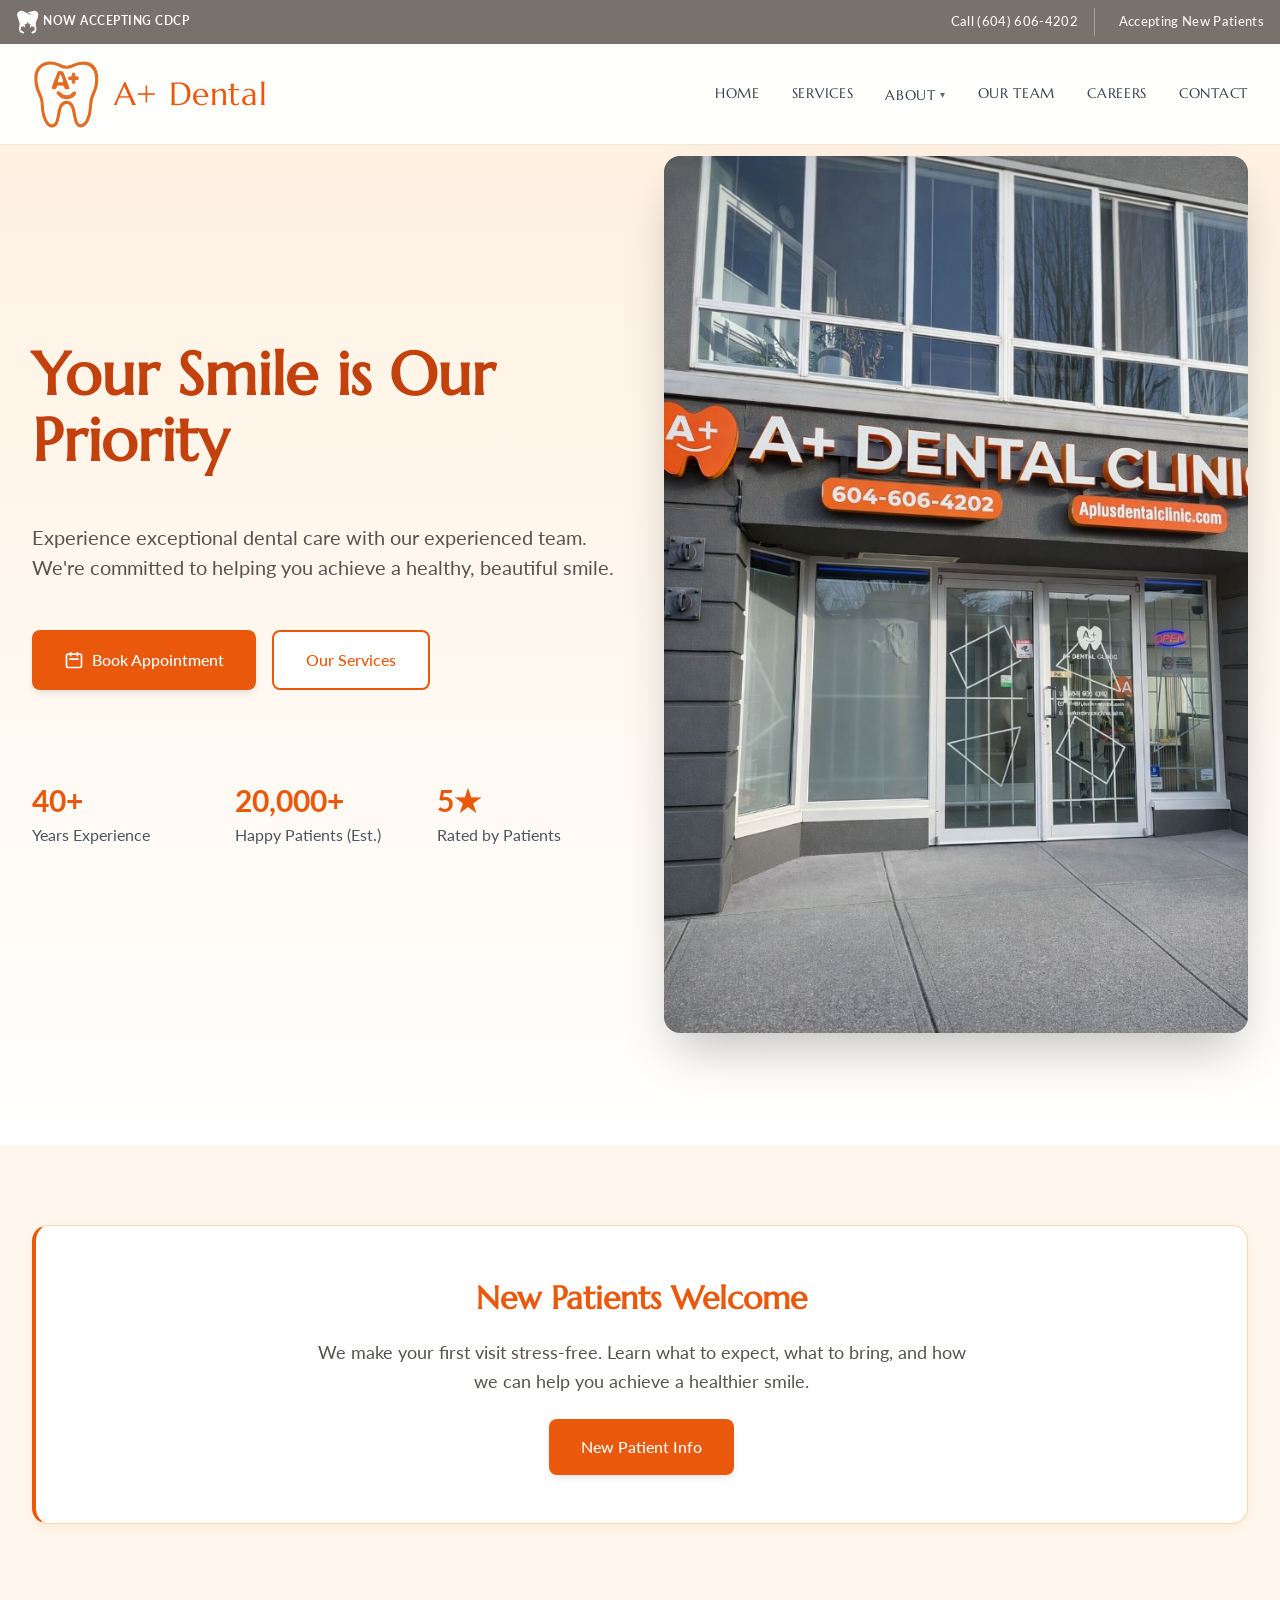
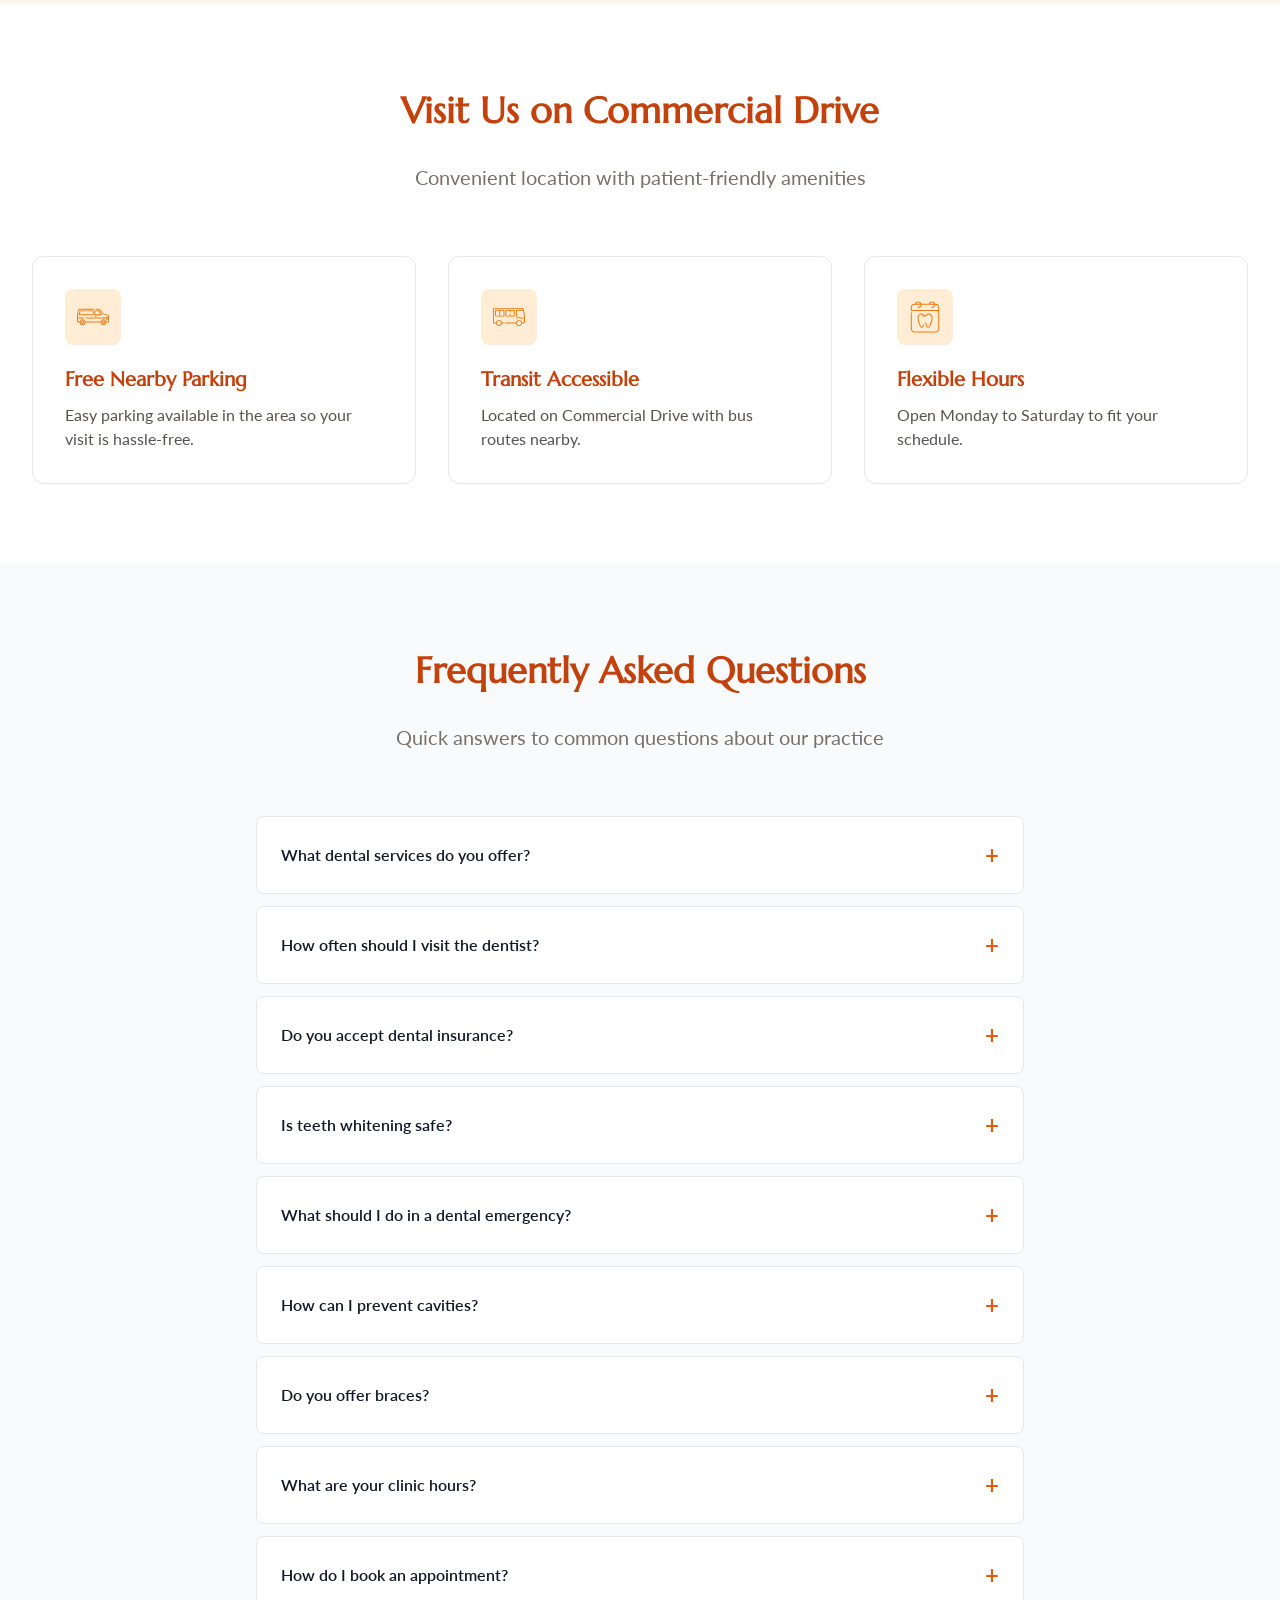
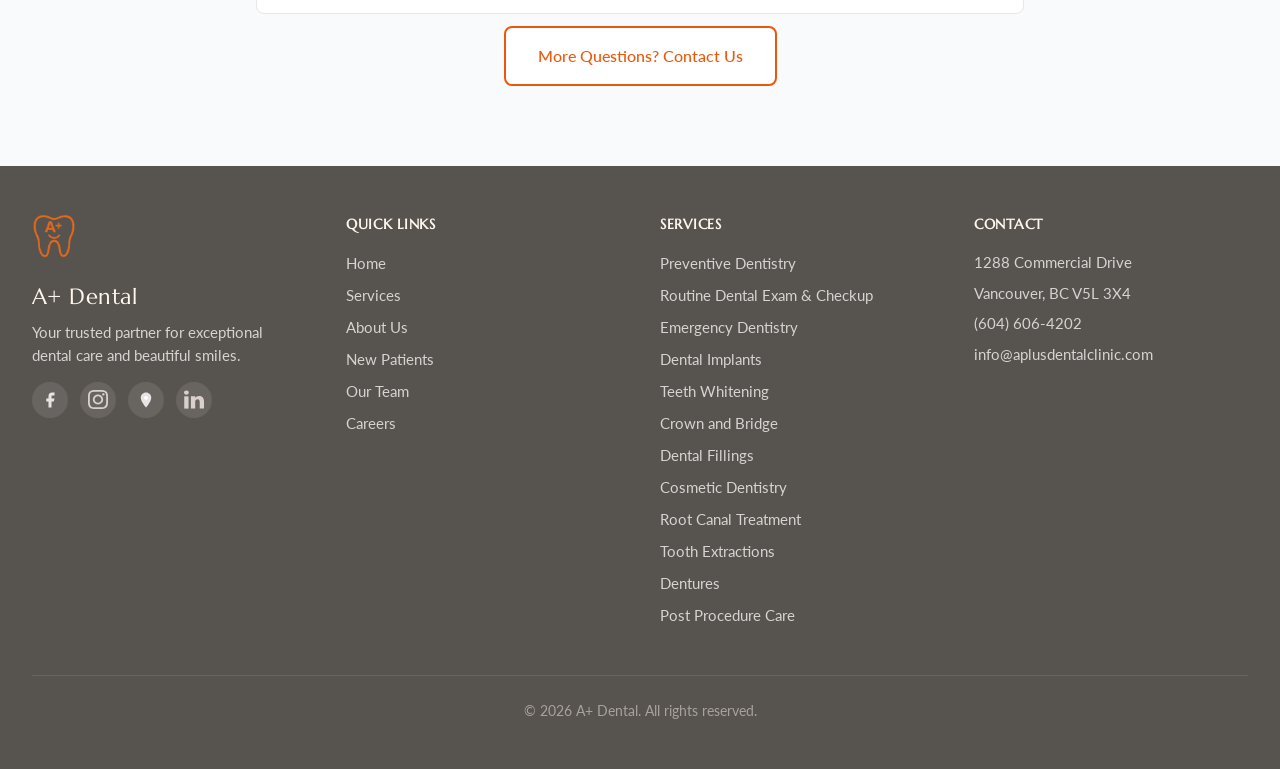
<file: index.html>
<!DOCTYPE html>
<html lang="en">
<head>
  <meta charset="UTF-8">
  <meta name="viewport" content="width=device-width, initial-scale=1.0">
  <!-- Google tag (gtag.js) -->
  <script async src="https://www.googletagmanager.com/gtag/js?id=AW-17843557765"></script>
  <script>
    window.dataLayer = window.dataLayer || [];
    function gtag(){dataLayer.push(arguments);}
    gtag('js', new Date());
    gtag('config', 'AW-17843557765');
    gtag('event', 'conversion', {
      'send_to': 'AW-17843557765/fpiDCIfA0ZAcEIWrvLxC',
      'value': 1.0,
      'currency': 'CAD'
    });
  </script>
  <title>Now Accepting CDCP | A+ Dental</title>
  <meta name="description" content="A+ Dental provides exceptional dental care in Vancouver, BC. Experience personalized, gentle care with our experienced team. Book your appointment today!">
  <meta name="robots" content="index, follow">
  <link rel="canonical" href="https://aplusdentalclinic.com/">
  
  <!-- Open Graph / Facebook -->
  <meta property="og:type" content="website">
  <meta property="og:url" content="https://aplusdentalclinic.com/">
  <meta property="og:title" content="Now Accepting CDCP | A+ Dental">
  <meta property="og:description" content="A+ Dental provides exceptional dental care in Vancouver, BC. Experience personalized, gentle care with our experienced team. Book your appointment today!">
  <meta property="og:image" content="imgs/clinic-front.png">
  
  <!-- Twitter -->
  <meta name="twitter:card" content="summary_large_image">
  <meta name="twitter:url" content="https://aplusdentalclinic.com/">
  <meta name="twitter:title" content="Now Accepting CDCP | A+ Dental">
  <meta name="twitter:description" content="A+ Dental provides exceptional dental care in Vancouver, BC. Experience personalized, gentle care with our experienced team. Book your appointment today!">
  <meta name="twitter:image" content="imgs/clinic-front.png">
  
  <!-- Resource Hints -->
  <link rel="preconnect" href="https://i.imgur.com">
  <link rel="dns-prefetch" href="https://i.imgur.com">
  
  <link rel="stylesheet" href="style.css">
</head>
<body>
  <!-- Skip Links -->
  <a href="#main-content" class="skip-link">Skip to main content</a>
  <a href="#main-navigation" class="skip-link">Skip to navigation</a>
  
  <!-- Header -->
  <header>
    <div class="top-banner">
      <div class="container">
        <div class="top-banner-inner">
          <a id="top-banner-phone" href="tel:6046064202" class="top-banner-cta top-banner-phone">Call (604) 606-4202</a>
          <a href="/new-patients" class="top-banner-cta top-banner-appointment">Accepting New Patients</a>
        </div>
      </div>
    </div>
    <div class="container">
      <div class="header-content">
        <a href="/" class="logo">
          <img id="header-logo" src="imgs/logo.svg" alt="A+ Dental Logo" width="40" height="40">
          <span id="header-brand">A+ Dental</span>
        </a>
        
        <nav id="main-nav" aria-label="Main navigation">
          <a href="/">Home</a>
          <a href="/services">Services</a>
          <a href="/about">About</a>
          <a href="/team">Our Team</a>
          <a href="/contact">Contact</a>
        </nav>
        
        <div class="desktop-phone">
          <a id="header-phone" href="tel:6046064202">(604) 606-4202</a>
        </div>
        
        <button class="mobile-menu-btn" aria-label="Toggle menu" aria-expanded="false" aria-controls="mobile-menu">
          <svg class="icon" fill="none" stroke="currentColor" viewBox="0 0 24 24">
            <path stroke-linecap="round" stroke-linejoin="round" stroke-width="2" d="M4 6h16M4 12h16M4 18h16"></path>
          </svg>
        </button>
      </div>
      
      <nav class="mobile-menu" id="mobile-menu" aria-label="Mobile navigation">
        <div id="mobile-nav"></div>
        <div class="mobile-menu-phone">
          <svg class="icon" fill="none" stroke="currentColor" viewBox="0 0 24 24">
            <path stroke-linecap="round" stroke-linejoin="round" stroke-width="2" d="M3 5a2 2 0 012-2h3.28a1 1 0 01.948.684l1.498 4.493a1 1 0 01-.502 1.21l-2.257 1.13a11.042 11.042 0 005.516 5.516l1.13-2.257a1 1 0 011.21-.502l4.493 1.498a1 1 0 01.684.949V19a2 2 0 01-2 2h-1C9.716 21 3 14.284 3 6V5z"></path>
          </svg>
          <span id="mobile-phone">(604) 606-4202</span>
        </div>
      </nav>
    </div>
  </header>

  <main id="main-content">
  <!-- Hero Section -->
  <section id="home" class="hero">
    <div class="container">
      <div class="hero-grid">
        <div class="hero-content">
          <h1 class="hero-title" id="hero-title">Your Smile is Our Priority</h1>
          <p class="hero-text" id="hero-text">Experience exceptional dental care with our experienced team.</p>
          <div class="hero-buttons">
            <a id="hero-primary-btn" href="/contact" class="btn btn-primary">
              <svg class="icon icon-spacing" fill="none" stroke="currentColor" viewBox="0 0 24 24" aria-hidden="true">
                <path stroke-linecap="round" stroke-linejoin="round" stroke-width="2" d="M8 7V3m8 4V3m-9 8h10M5 21h14a2 2 0 002-2V7a2 2 0 00-2-2H5a2 2 0 00-2 2v12a2 2 0 002 2z"></path>
              </svg>
              <span id="hero-primary-btn-text">Book Appointment</span>
            </a>
            <a id="hero-secondary-btn" href="/services" class="btn btn-secondary">Our Services</a>
          </div>
          <div class="hero-stats" id="hero-stats">
            <div><div class="hero-stat-value">40+</div><div class="hero-stat-label">Years Experience</div></div>
            <div><div class="hero-stat-value">20,000+</div><div class="hero-stat-label">Happy Patients</div></div>
            <div><div class="hero-stat-value">5★</div><div class="hero-stat-label">Rated by Patients</div></div>
          </div>
        </div>
        
        <div class="hero-image">
          <img id="hero-image" src="imgs/clinic-front.png" alt="Modern dental clinic" width="800" height="600" fetchpriority="high" onerror="this.src='[data-uri]'">
        </div>
      </div>
    </div>
  </section>

  <!-- New Patients Banner -->
  <section class="section new-patients-banner-section">
    <div class="container">
      <div class="new-patients-banner">
        <div class="new-patients-banner-content">
          <h2 class="new-patients-banner-title" id="new-patients-banner-title">New Patients Welcome</h2>
          <p class="new-patients-banner-subtitle" id="new-patients-banner-subtitle">
            We make your first visit stress-free. Learn what to expect, what to bring, and how we can help you achieve a healthier smile.
          </p>
          <a id="new-patients-banner-btn" href="/new-patients" class="btn btn-primary">New Patient Info</a>
        </div>
      </div>
    </div>
  </section>

  <!-- Location Benefits -->
  <section class="section bg-white">
    <div class="container">
      <div class="text-center mb-16">
        <h2 class="section-title section-title-large" id="location-benefits-title">Visit Us on Commercial Drive</h2>
        <p class="section-subtitle section-subtitle-constrained" id="location-benefits-subtitle">
          Convenient location with patient-friendly amenities
        </p>
      </div>
      <div class="location-benefits-grid" id="location-benefits-grid">
        <!-- Populated by JavaScript -->
      </div>
    </div>
  </section>

  <!-- FAQ -->
  <section class="section bg-gray-50">
    <div class="container">
      <div class="text-center mb-16">
        <h2 class="section-title section-title-large" id="faq-title">Frequently Asked Questions</h2>
        <p class="section-subtitle section-subtitle-constrained" id="faq-subtitle">
          Quick answers to common questions about our practice
        </p>
      </div>
      <div class="faq-list" id="faq-list">
        <!-- Populated by JavaScript -->
      </div>
      <div class="text-center mt-12">
        <a href="/contact" class="btn btn-secondary">More Questions? Contact Us</a>
      </div>
    </div>
  </section>
  </main>

  <!-- Footer -->
  <footer>
    <div class="container">
      <div class="footer-content">
        <div class="footer-brand">
          <img id="footer-logo" src="imgs/logo.svg" alt="A+ Dental Logo" class="logo-img" width="50" height="50" loading="lazy">
          <h3 id="footer-brand">A+ Dental</h3>
          <p id="footer-tagline">Your trusted partner for exceptional dental care and beautiful smiles.</p>
          <div class="footer-social" id="footer-social" role="list"></div>
        </div>
        <div class="footer-section">
          <h4>Quick Links</h4>
          <ul id="footer-quick-links"></ul>
        </div>
        <div class="footer-section">
          <h4>Services</h4>
          <ul id="footer-services"></ul>
        </div>
        <div class="footer-section">
          <h4>Contact</h4>
          <address class="footer-contact-list" id="footer-contact"></address>
        </div>
      </div>
      <div class="footer-bottom">
        <p>&copy; <span id="current-year"></span> A+ Dental. All rights reserved.</p>
      </div>
    </div>
  </footer>

  <script type="application/ld+json">
  {
    "@context": "https://schema.org",
    "@type": "Dentist",
    "name": "A+ Dental",
    "image": "https://aplusdentalclinic.com/imgs/clinic-front.png",
    "description": "A+ Dental provides exceptional dental care in Vancouver, BC. Experience personalized, gentle care with our experienced team.",
    "address": {
      "@type": "PostalAddress",
      "streetAddress": "1288 Commercial Drive",
      "addressLocality": "Vancouver",
      "addressRegion": "BC",
      "postalCode": "V5L 3X4",
      "addressCountry": "CA"
    },
    "telephone": "(604) 606-4202",
    "email": "info@aplusdentalclinic.com",
    "url": "https://aplusdentalclinic.com",
    "openingHoursSpecification": [
      {
        "@type": "OpeningHoursSpecification",
        "dayOfWeek": ["Monday", "Tuesday", "Wednesday", "Thursday", "Friday"],
        "opens": "10:00",
        "closes": "17:00"
      },
      {
        "@type": "OpeningHoursSpecification",
        "dayOfWeek": "Saturday",
        "opens": "10:00",
        "closes": "17:00"
      }
    ],
    "priceRange": "$$",
    "areaServed": {
      "@type": "City",
      "name": "Vancouver"
    },
    "logo": "https://aplusdentalclinic.com/imgs/logo.svg"
  }
  </script>
  <script type="application/ld+json">
  {
    "@context": "https://schema.org",
    "@type": "Organization",
    "name": "A+ Dental",
    "url": "https://aplusdentalclinic.com",
    "logo": "https://aplusdentalclinic.com/imgs/logo.svg",
    "contactPoint": {
      "@type": "ContactPoint",
      "telephone": "(604) 606-4202",
      "contactType": "Customer Service",
      "email": "info@aplusdentalclinic.com"
    }
  }
  </script>
  <script type="application/ld+json">
  {
    "@context": "https://schema.org",
    "@type": "FAQPage",
    "mainEntity": [
      {
        "@type": "Question",
        "name": "How do I book an appointment?",
        "acceptedAnswer": {
          "@type": "Answer",
          "text": "You can book online through our booking options, call (604) 606-4202, or email info@aplusdentalclinic.com."
        }
      },
      {
        "@type": "Question",
        "name": "Do you accept CDCP coverage?",
        "acceptedAnswer": {
          "@type": "Answer",
          "text": "Yes. We are now accepting CDCP. Contact our office to confirm eligibility and appointment availability."
        }
      },
      {
        "@type": "Question",
        "name": "Do you accept dental insurance?",
        "acceptedAnswer": {
          "@type": "Answer",
          "text": "Yes, we accept most major dental insurance plans and can help verify your coverage."
        }
      },
      {
        "@type": "Question",
        "name": "What should I do in a dental emergency?",
        "acceptedAnswer": {
          "@type": "Answer",
          "text": "Call our office immediately at (604) 606-4202 so we can provide guidance and urgent care options."
        }
      }
    ]
  }
  </script>
  <script src="data.js"></script>
  <script src="populate.js"></script>
  <script src="script.js"></script>
</body>
</html>
</file>
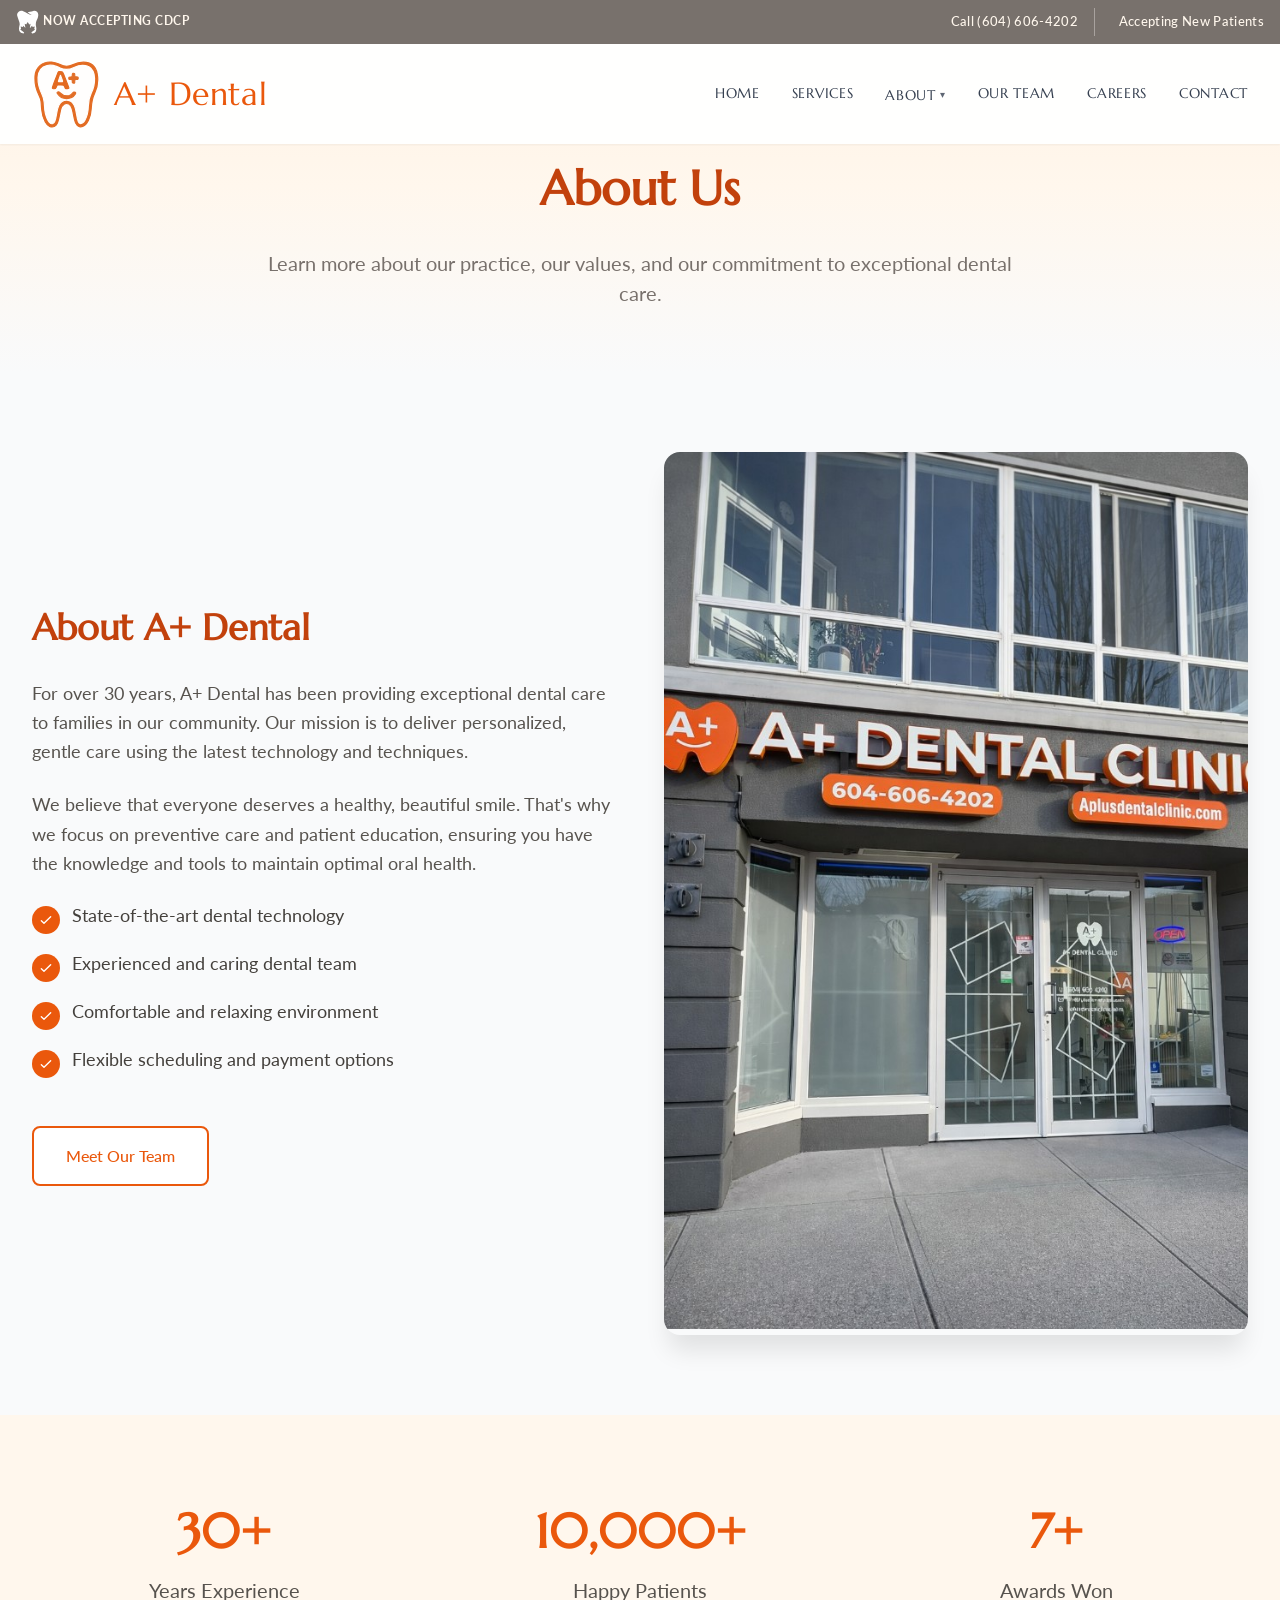
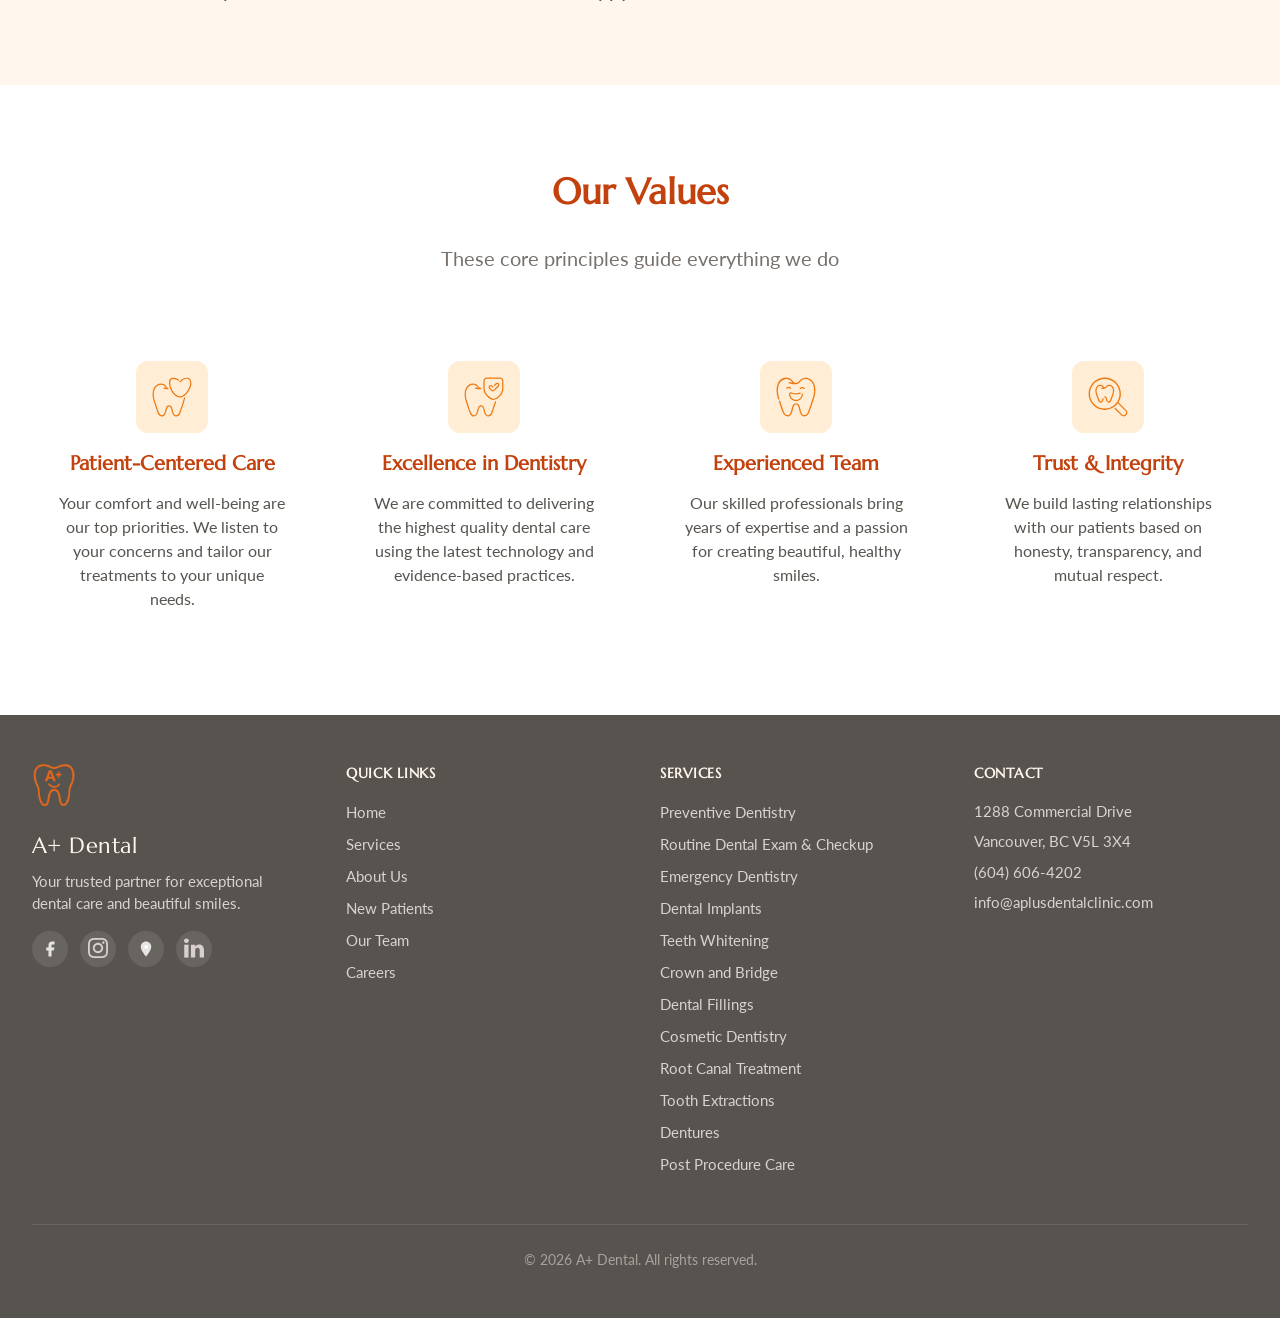
<file: about.html>
<!DOCTYPE html>
<html lang="en">
<head>
  <meta charset="UTF-8">
  <meta name="viewport" content="width=device-width, initial-scale=1.0">
  <!-- Google tag (gtag.js) -->
  <script async src="https://www.googletagmanager.com/gtag/js?id=AW-17843557765"></script>
  <script>
    window.dataLayer = window.dataLayer || [];
    function gtag(){dataLayer.push(arguments);}
    gtag('js', new Date());
    gtag('config', 'AW-17843557765');
  </script>
  <meta name="description" content="Learn about A+ Dental - over 30 years of exceptional dental care in Vancouver, BC. Our experienced team is committed to your oral health and beautiful smile.">
  <meta name="robots" content="index, follow">
  <link rel="canonical" href="https://aplusdentalclinic.com/about">
  
  <!-- Open Graph / Facebook -->
  <meta property="og:type" content="website">
  <meta property="og:url" content="https://aplusdentalclinic.com/about">
  <meta property="og:title" content="About Us - A+ Dental">
  <meta property="og:description" content="Learn about A+ Dental - over 30 years of exceptional dental care in Vancouver, BC. Our experienced team is committed to your oral health and beautiful smile.">
  <meta property="og:image" content="imgs/clinic-front.png">
  
  <!-- Twitter -->
  <meta name="twitter:card" content="summary_large_image">
  <meta name="twitter:url" content="https://aplusdentalclinic.com/about">
  <meta name="twitter:title" content="About Us - A+ Dental">
  <meta name="twitter:description" content="Learn about A+ Dental - over 30 years of exceptional dental care in Vancouver, BC. Our experienced team is committed to your oral health and beautiful smile.">
  <meta name="twitter:image" content="imgs/clinic-front.png">
  
  <!-- Resource Hints -->
  <link rel="preconnect" href="https://i.imgur.com">
  <link rel="dns-prefetch" href="https://i.imgur.com">
  
  <link rel="stylesheet" href="style.css">
</head>
<body>
  <!-- Skip Links -->
  <a href="#main-content" class="skip-link">Skip to main content</a>
  <a href="#main-navigation" class="skip-link">Skip to navigation</a>
  
  <!-- Header -->
  <header>
    <div class="top-banner">
      <div class="container">
        <div class="top-banner-inner">
          <a id="top-banner-phone" href="tel:6046064202" class="top-banner-cta top-banner-phone">Call (604) 606-4202</a>
          <a href="/new-patients" class="top-banner-cta top-banner-appointment">Accepting New Patients</a>
        </div>
      </div>
    </div>
    <div class="container">
      <div class="header-content">
        <a href="/" class="logo">
          <img id="header-logo" src="imgs/logo.svg" alt="A+ Dental Logo" width="40" height="40">
          <span id="header-brand">A+ Dental</span>
        </a>
        
        <nav id="main-nav" aria-label="Main navigation">
          <a href="/">Home</a>
          <a href="/services">Services</a>
          <a href="/about">About</a>
          <a href="/team">Our Team</a>
          <a href="/contact">Contact</a>
        </nav>
        
        <div class="desktop-phone">
          <a id="header-phone" href="tel:6046064202">(604) 606-4202</a>
        </div>
        
        <button class="mobile-menu-btn" aria-label="Toggle menu" aria-expanded="false" aria-controls="mobile-menu">
          <svg class="icon" fill="none" stroke="currentColor" viewBox="0 0 24 24">
            <path stroke-linecap="round" stroke-linejoin="round" stroke-width="2" d="M4 6h16M4 12h16M4 18h16"></path>
          </svg>
        </button>
      </div>
      
      <nav class="mobile-menu" id="mobile-menu" aria-label="Mobile navigation">
        <div id="mobile-nav"></div>
        <div class="mobile-menu-phone">
          <svg class="icon" fill="none" stroke="currentColor" viewBox="0 0 24 24">
            <path stroke-linecap="round" stroke-linejoin="round" stroke-width="2" d="M3 5a2 2 0 012-2h3.28a1 1 0 01.948.684l1.498 4.493a1 1 0 01-.502 1.21l-2.257 1.13a11.042 11.042 0 005.516 5.516l1.13-2.257a1 1 0 011.21-.502l4.493 1.498a1 1 0 01.684.949V19a2 2 0 01-2 2h-1C9.716 21 3 14.284 3 6V5z"></path>
          </svg>
          <span id="mobile-phone">(604) 606-4202</span>
        </div>
      </nav>
    </div>
  </header>

  <main id="main-content">
  <!-- Page Header -->
  <section class="section-header section-header-fade-gray">
    <div class="container">
      <div class="text-center">
        <h1 class="section-title" id="about-page-title">About Us</h1>
        <p class="section-subtitle" id="about-page-subtitle">
          Learn more about our practice, our values, and our commitment to exceptional dental care.
        </p>
      </div>
    </div>
  </section>

  <!-- Main About Section -->
  <section id="about" class="section bg-gray-50">
    <div class="container">
      <div class="about-grid">
        <div class="about-image" style="order: 2;">
          <img id="about-image" src="imgs/clinic-front.png" alt="Dental office interior" width="800" height="600" loading="lazy" onerror="this.src='[data-uri]'">
        </div>
        
        <div class="about-content" style="order: 1;">
          <h2 id="about-content-title">About A+ Dental</h2>
          <p id="about-desc1">
            For over 30 years, A+ Dental has been providing exceptional dental care to families in our community.
          </p>
          <p id="about-desc2">
            We believe that everyone deserves a healthy, beautiful smile. That's why we focus on preventive care and patient education.
          </p>
          
          <div class="about-features" id="about-features">
          </div>

          <a href="/team" class="btn btn-secondary btn-margin-top">Meet Our Team</a>
        </div>
      </div>
    </div>
  </section>

  <!-- Stats Section -->
  <section class="stats-section">
    <div class="container">
      <div class="stats-grid" id="about-stats">
        <div>
          <div class="stat-value">30+</div>
          <div class="stat-label">Years Experience</div>
        </div>
        <div>
          <div class="stat-value">10,000+</div>
          <div class="stat-label">Happy Patients</div>
        </div>
        <div>
          <div class="stat-value">7+</div>
          <div class="stat-label">Awards Won</div>
        </div>
      </div>
    </div>
  </section>

  <!-- Our Values -->
  <section class="section bg-white">
    <div class="container">
      <div class="text-center mb-16">
        <h2 class="section-title section-title-large" id="values-title">Our Values</h2>
        <p class="section-subtitle section-subtitle-constrained" id="values-subtitle">
          These core principles guide everything we do
        </p>
      </div>

      <div class="values-grid" id="values-grid">
        <div class="value-card">
          <div class="value-icon">
            <svg fill="none" stroke="currentColor" viewBox="0 0 24 24">
              <path stroke-linecap="round" stroke-linejoin="round" stroke-width="2" d="M4.318 6.318a4.5 4.5 0 000 6.364L12 20.364l7.682-7.682a4.5 4.5 0 00-6.364-6.364L12 7.636l-1.318-1.318a4.5 4.5 0 00-6.364 0z"></path>
            </svg>
          </div>
          <h3 class="value-title">Patient-Centered Care</h3>
          <p class="value-description">
            Your comfort and well-being are our top priorities. We listen to your concerns and tailor our treatments to your unique needs.
          </p>
        </div>

        <div class="value-card">
          <div class="value-icon">
            <svg fill="none" stroke="currentColor" viewBox="0 0 24 24">
              <path stroke-linecap="round" stroke-linejoin="round" stroke-width="2" d="M9 12l2 2 4-4M7.835 4.697a3.42 3.42 0 001.946-.806 3.42 3.42 0 014.438 0 3.42 3.42 0 001.946.806 3.42 3.42 0 013.138 3.138 3.42 3.42 0 00.806 1.946 3.42 3.42 0 010 4.438 3.42 3.42 0 00-.806 1.946 3.42 3.42 0 01-3.138 3.138 3.42 3.42 0 00-1.946.806 3.42 3.42 0 01-4.438 0 3.42 3.42 0 00-1.946-.806 3.42 3.42 0 01-3.138-3.138 3.42 3.42 0 00-.806-1.946 3.42 3.42 0 010-4.438 3.42 3.42 0 00.806-1.946 3.42 3.42 0 013.138-3.138z"></path>
            </svg>
          </div>
          <h3 class="value-title">Excellence in Dentistry</h3>
          <p class="value-description">
            We are committed to delivering the highest quality dental care using the latest technology and evidence-based practices.
          </p>
        </div>

        <div class="value-card">
          <div class="value-icon">
            <svg fill="none" stroke="currentColor" viewBox="0 0 24 24">
              <path stroke-linecap="round" stroke-linejoin="round" stroke-width="2" d="M12 4.354a4 4 0 110 5.292M15 21H3v-1a6 6 0 0112 0v1zm0 0h6v-1a6 6 0 00-9-5.197M13 7a4 4 0 11-8 0 4 4 0 018 0z"></path>
            </svg>
          </div>
          <h3 class="value-title">Experienced Team</h3>
          <p class="value-description">
            Our skilled professionals bring years of expertise and a passion for creating beautiful, healthy smiles.
          </p>
        </div>

        <div class="value-card">
          <div class="value-icon">
            <svg fill="none" stroke="currentColor" viewBox="0 0 24 24">
              <path stroke-linecap="round" stroke-linejoin="round" stroke-width="2" d="M9 12l2 2 4-4m5.618-4.016A11.955 11.955 0 0112 2.944a11.955 11.955 0 01-8.618 3.04A12.02 12.02 0 003 9c0 5.591 3.824 10.29 9 11.622 5.176-1.332 9-6.03 9-11.622 0-1.042-.133-2.052-.382-3.016z"></path>
            </svg>
          </div>
          <h3 class="value-title">Trust & Integrity</h3>
          <p class="value-description">
            We build lasting relationships with our patients based on honesty, transparency, and mutual respect.
          </p>
        </div>
      </div>
    </div>
  </section>
  </main>

  <!-- Footer -->
  <footer>
    <div class="container">
      <div class="footer-content">
        <div class="footer-brand">
          <img id="footer-logo" src="imgs/logo.svg" alt="A+ Dental Logo" class="logo-img" width="44" height="44" loading="lazy">
          <h3 id="footer-brand">A+ Dental</h3>
          <p id="footer-tagline">Your trusted partner for exceptional dental care and beautiful smiles.</p>
          <div class="footer-social" id="footer-social" role="list">
            <a href="#" aria-label="Visit our Facebook page"><svg fill="currentColor" viewBox="0 0 24 24" aria-hidden="true"><path d="M18 2h-3a5 5 0 00-5 5v3H7v4h3v8h4v-8h3l1-4h-4V7a1 1 0 011-1h3z"></path></svg></a>
            <a href="#" aria-label="Visit our Twitter page"><svg fill="currentColor" viewBox="0 0 24 24" aria-hidden="true"><path d="M23 3a10.9 10.9 0 01-3.14 1.53 4.48 4.48 0 00-7.86 3v1A10.66 10.66 0 013 4s-4 9 5 13a11.64 11.64 0 01-7 2c9 5 20 0 20-11.5a4.5 4.5 0 00-.08-.83A7.72 7.72 0 0023 3z"></path></svg></a>
            <a href="#" aria-label="Visit our Instagram page"><svg fill="currentColor" viewBox="0 0 24 24" aria-hidden="true"><rect x="2" y="2" width="20" height="20" rx="5" ry="5"></rect><path d="M16 11.37A4 4 0 1112.63 8 4 4 0 0116 11.37z" fill="white"></path><line x1="17.5" y1="6.5" x2="17.51" y2="6.5" stroke="white" stroke-width="2"></line></svg></a>
            <a href="#" aria-label="Visit our LinkedIn page"><svg fill="currentColor" viewBox="0 0 24 24" aria-hidden="true"><path d="M16 8a6 6 0 016 6v7h-4v-7a2 2 0 00-2-2 2 2 0 00-2 2v7h-4v-7a6 6 0 016-6zM2 9h4v12H2z"></path><circle cx="4" cy="4" r="2"></circle></svg></a>
          </div>
        </div>
        <div class="footer-section">
          <h4>Quick Links</h4>
          <ul id="footer-quick-links"></ul>
        </div>
        <div class="footer-section">
          <h4>Services</h4>
          <ul id="footer-services"></ul>
        </div>
        <div class="footer-section">
          <h4>Contact</h4>
          <address class="footer-contact-list" id="footer-contact"></address>
        </div>
      </div>
      <div class="footer-bottom">
        <p>&copy; <span id="current-year"></span> A+ Dental. All rights reserved.</p>
      </div>
    </div>
  </footer>

  <script type="application/ld+json">
  {
    "@context": "https://schema.org",
    "@type": "Organization",
    "name": "A+ Dental",
    "url": "https://aplusdentalclinic.com",
    "logo": "imgs/logo.svg",
    "description": "For over 30 years, A+ Dental has been providing exceptional dental care to families in our community.",
    "foundingDate": "1994",
    "address": {
      "@type": "PostalAddress",
      "streetAddress": "1288 Commercial Drive",
      "addressLocality": "Vancouver",
      "addressRegion": "BC",
      "postalCode": "V5L 3X4",
      "addressCountry": "CA"
    },
    "telephone": "(604) 606-4202",
    "email": "info@aplusdentalclinic.com"
  }
  </script>
  <script src="data.js"></script>
  <script src="populate.js"></script>
  <script src="script.js"></script>
</body>
</html>
</file>
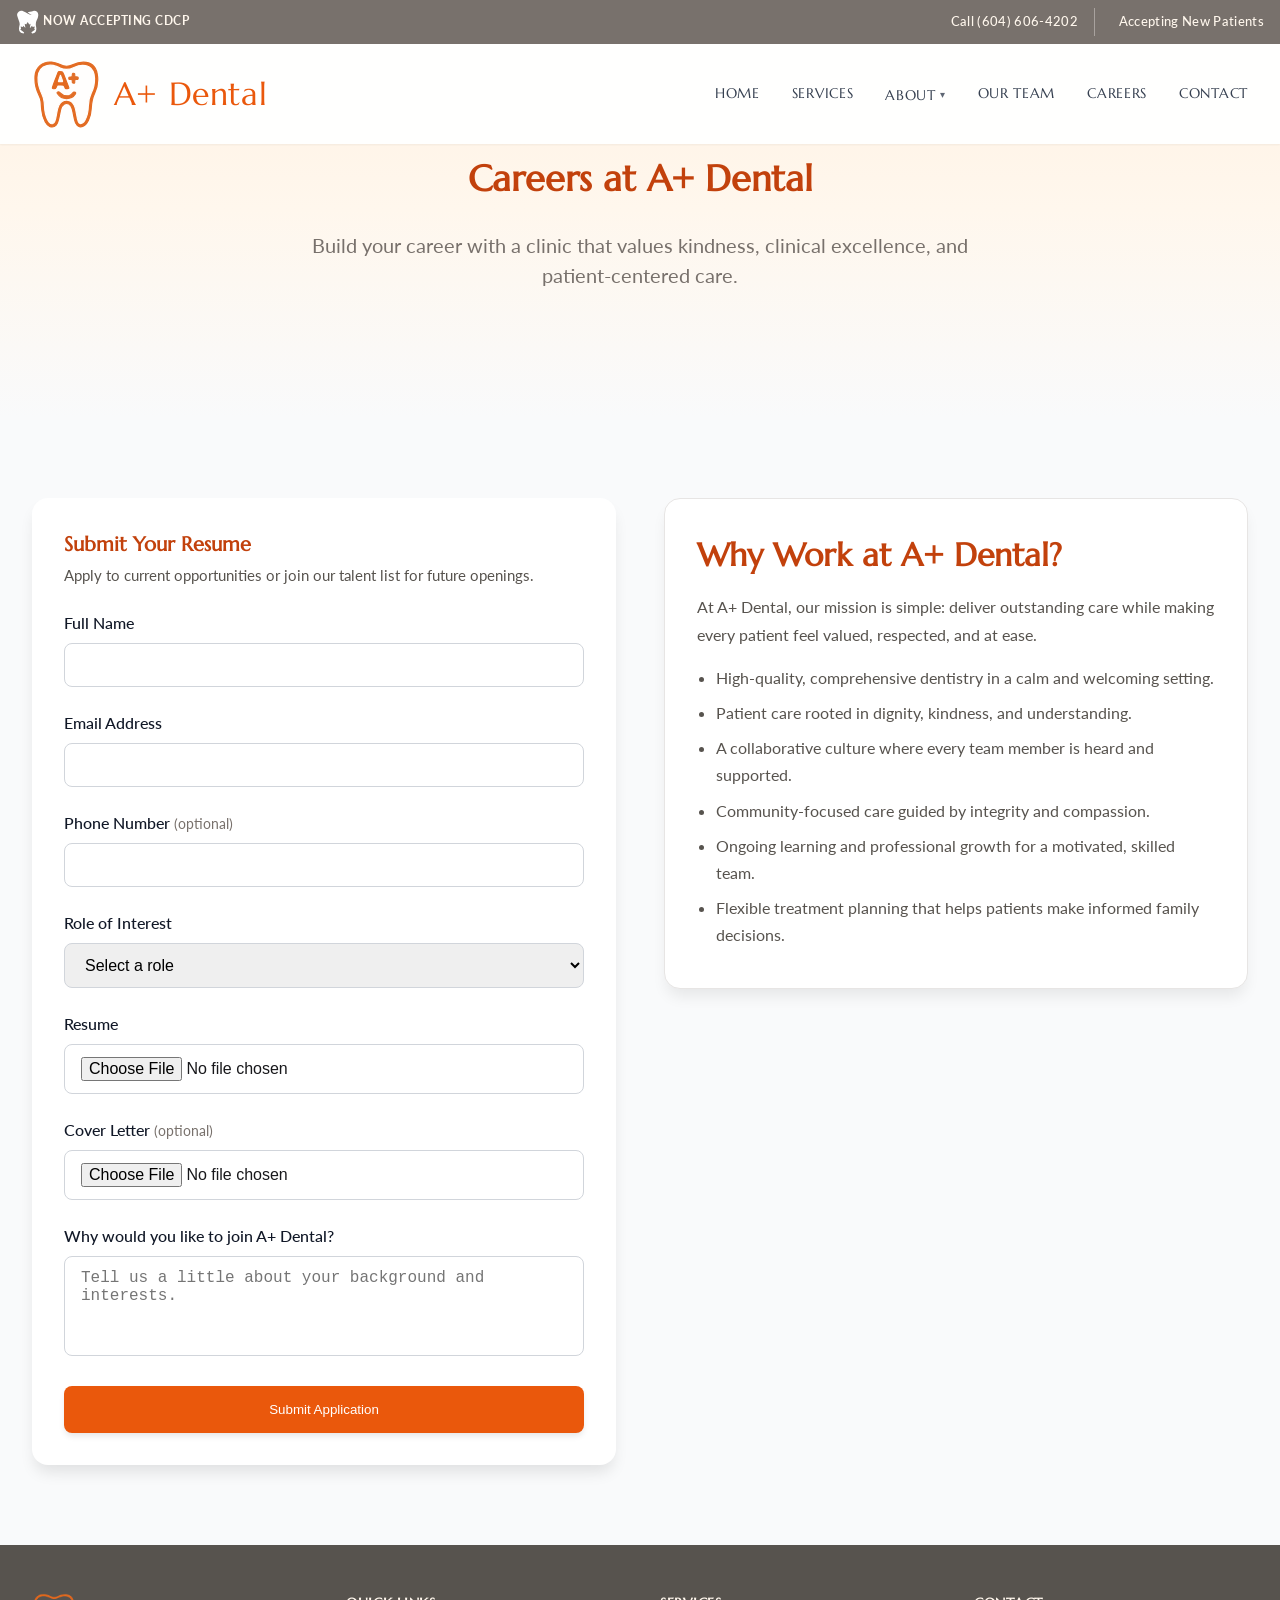
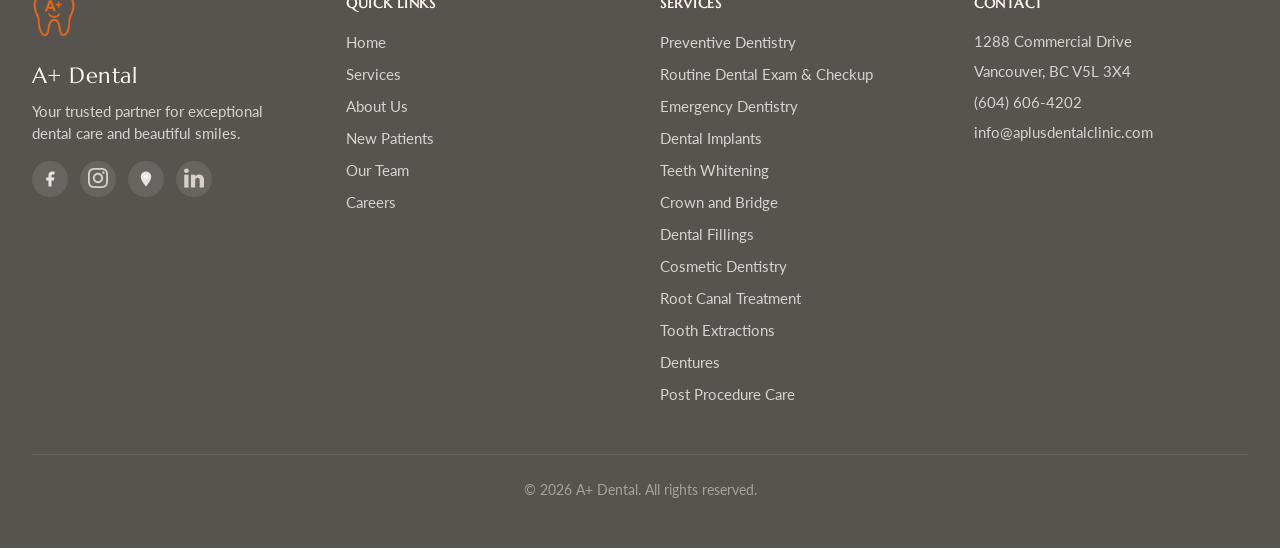
<file: careers.html>
<!DOCTYPE html>
<html lang="en">
<head>
  <meta charset="UTF-8">
  <meta name="viewport" content="width=device-width, initial-scale=1.0">
  <!-- Google tag (gtag.js) -->
  <script async src="https://www.googletagmanager.com/gtag/js?id=AW-17843557765"></script>
  <script>
    window.dataLayer = window.dataLayer || [];
    function gtag(){dataLayer.push(arguments);}
    gtag('js', new Date());
    gtag('config', 'AW-17843557765');
  </script>
  <title>Careers | A+ Dental</title>
  <meta name="description" content="Explore career opportunities at A+ Dental in Vancouver. Submit your resume to be notified about future openings or apply for current positions.">
  <meta name="robots" content="index, follow">
  <link rel="canonical" href="https://aplusdentalclinic.com/careers">

  <!-- Open Graph / Facebook -->
  <meta property="og:type" content="website">
  <meta property="og:url" content="https://aplusdentalclinic.com/careers">
  <meta property="og:title" content="Careers | A+ Dental">
  <meta property="og:description" content="Join the team at A+ Dental. Submit your resume and be considered for future and current opportunities.">
  <meta property="og:image" content="imgs/clinic-front.png">

  <!-- Twitter -->
  <meta name="twitter:card" content="summary_large_image">
  <meta name="twitter:url" content="https://aplusdentalclinic.com/careers">
  <meta name="twitter:title" content="Careers | A+ Dental">
  <meta name="twitter:description" content="Join the team at A+ Dental. Submit your resume and be considered for future and current opportunities.">
  <meta name="twitter:image" content="imgs/clinic-front.png">

  <link rel="stylesheet" href="style.css">
</head>
<body>
  <a href="#main-content" class="skip-link">Skip to main content</a>
  <a href="#main-navigation" class="skip-link">Skip to navigation</a>

  <header>
    <div class="top-banner">
      <div class="container">
        <div class="top-banner-inner">
          <a id="top-banner-phone" href="tel:6046064202" class="top-banner-cta top-banner-phone">Call (604) 606-4202</a>
          <a href="/new-patients" class="top-banner-cta top-banner-appointment">Accepting New Patients</a>
        </div>
      </div>
    </div>
    <div class="container">
      <div class="header-content">
        <a href="/" class="logo">
          <img id="header-logo" src="imgs/logo.svg" alt="A+ Dental Logo" width="40" height="40">
          <span id="header-brand">A+ Dental</span>
        </a>

        <nav id="main-nav" aria-label="Main navigation">
          <a href="/">Home</a>
          <a href="/services">Services</a>
          <a href="/about">About</a>
          <a href="/team">Our Team</a>
          <a href="/careers">Careers</a>
          <a href="/contact">Contact</a>
        </nav>

        <div class="desktop-phone">
          <a id="header-phone" href="tel:6046064202">(604) 606-4202</a>
        </div>

        <button class="mobile-menu-btn" aria-label="Toggle menu" aria-expanded="false" aria-controls="mobile-menu">
          <svg class="icon" fill="none" stroke="currentColor" viewBox="0 0 24 24">
            <path stroke-linecap="round" stroke-linejoin="round" stroke-width="2" d="M4 6h16M4 12h16M4 18h16"></path>
          </svg>
        </button>
      </div>

      <nav class="mobile-menu" id="mobile-menu" aria-label="Mobile navigation">
        <div id="mobile-nav"></div>
        <div class="mobile-menu-phone">
          <svg class="icon" fill="none" stroke="currentColor" viewBox="0 0 24 24">
            <path stroke-linecap="round" stroke-linejoin="round" stroke-width="2" d="M3 5a2 2 0 012-2h3.28a1 1 0 01.948.684l1.498 4.493a1 1 0 01-.502 1.21l-2.257 1.13a11.042 11.042 0 005.516 5.516l1.13-2.257a1 1 0 011.21-.502l4.493 1.498a1 1 0 01.684.949V19a2 2 0 01-2 2h-1C9.716 21 3 14.284 3 6V5z"></path>
          </svg>
          <span id="mobile-phone">(604) 606-4202</span>
        </div>
      </nav>
    </div>
  </header>

  <main id="main-content">
    <section class="contact-header-section">
      <div class="container">
        <div class="text-center mb-16">
          <h1 class="section-title section-title-large">Careers at A+ Dental</h1>
          <p class="section-subtitle section-subtitle-constrained">
            Build your career with a clinic that values kindness, clinical excellence, and patient-centered care.
          </p>
        </div>
      </div>
    </section>

    <section class="section contact-content-section">
      <div class="container">
        <div class="contact-grid careers-grid">
          <div class="contact-form">
            <h3 class="contact-form-title">Submit Your Resume</h3>
            <p class="contact-form-subtitle">Apply to current opportunities or join our talent list for future openings.</p>
            <form id="careers-form" name="careers-application" method="POST" action="/thank-you-careers" data-netlify="true" netlify-honeypot="bot-field" enctype="multipart/form-data">
              <input type="hidden" name="form-name" value="careers-application">
              <p hidden>
                <label>Don’t fill this out: <input name="bot-field"></label>
              </p>
              <div class="form-group">
                <label for="career-name" class="form-label">Full Name</label>
                <input type="text" id="career-name" name="name" class="form-input" required>
              </div>

              <div class="form-group">
                <label for="career-email" class="form-label">Email Address</label>
                <input type="email" id="career-email" name="email" class="form-input" required>
              </div>

              <div class="form-group">
                <label for="career-phone" class="form-label">Phone Number <span class="form-optional">(optional)</span></label>
                <input type="tel" id="career-phone" name="phone" class="form-input">
              </div>

              <div class="form-group">
                <label for="career-role" class="form-label">Role of Interest</label>
                <select id="career-role" name="role" class="form-input" required>
                  <option value="">Select a role</option>
                  <option>Dental Receptionist</option>
                  <option>Certified Dental Assistant</option>
                  <option>Registered Dental Hygienist</option>
                  <option>Associate Dentist</option>
                  <option>Other</option>
                </select>
              </div>

              <div class="form-group" id="career-role-other-group" hidden>
                <label for="career-role-other" class="form-label">Please specify your role</label>
                <input type="text" id="career-role-other" name="otherRole" class="form-input" placeholder="Enter the role you are applying for">
              </div>

              <div class="form-group">
                <label for="career-resume" class="form-label">Resume</label>
                <input type="file" id="career-resume" name="resume" class="form-input" accept=".pdf,.doc,.docx" required>
              </div>

              <div class="form-group">
                <label for="career-cover-letter" class="form-label">Cover Letter <span class="form-optional">(optional)</span></label>
                <input type="file" id="career-cover-letter" name="coverLetter" class="form-input" accept=".pdf,.doc,.docx">
              </div>

              <div class="form-group">
                <label for="career-message" class="form-label">Why would you like to join A+ Dental?</label>
                <textarea id="career-message" name="message" rows="4" class="form-textarea" placeholder="Tell us a little about your background and interests." required></textarea>
              </div>

              <button type="submit" class="btn btn-primary careers-submit">Submit Application</button>
            </form>
          </div>

          <div class="careers-mission">
            <h2>Why Work at A+ Dental?</h2>
            <p>At A+ Dental, our mission is simple: deliver outstanding care while making every patient feel valued, respected, and at ease.</p>
            <ul class="careers-points">
              <li>High-quality, comprehensive dentistry in a calm and welcoming setting.</li>
              <li>Patient care rooted in dignity, kindness, and understanding.</li>
              <li>A collaborative culture where every team member is heard and supported.</li>
              <li>Community-focused care guided by integrity and compassion.</li>
              <li>Ongoing learning and professional growth for a motivated, skilled team.</li>
              <li>Flexible treatment planning that helps patients make informed family decisions.</li>
            </ul>
          </div>
        </div>
      </div>
    </section>
  </main>

  <footer>
    <div class="container">
      <div class="footer-content">
        <div class="footer-brand">
          <img id="footer-logo" src="imgs/logo.svg" alt="A+ Dental Logo" class="logo-img" width="50" height="50" loading="lazy">
          <h3 id="footer-brand">A+ Dental</h3>
          <p id="footer-tagline">Your trusted partner for exceptional dental care and beautiful smiles.</p>
          <div class="footer-social" id="footer-social" role="list"></div>
        </div>
        <div class="footer-section">
          <h4>Quick Links</h4>
          <ul id="footer-quick-links"></ul>
        </div>
        <div class="footer-section">
          <h4>Services</h4>
          <ul id="footer-services"></ul>
        </div>
        <div class="footer-section">
          <h4>Contact</h4>
          <address class="footer-contact-list" id="footer-contact"></address>
        </div>
      </div>
      <div class="footer-bottom">
        <p>&copy; <span id="current-year"></span> A+ Dental. All rights reserved.</p>
      </div>
    </div>
  </footer>

  <script src="data.js"></script>
  <script src="populate.js"></script>
  <script src="script.js"></script>
</body>
</html>
</file>
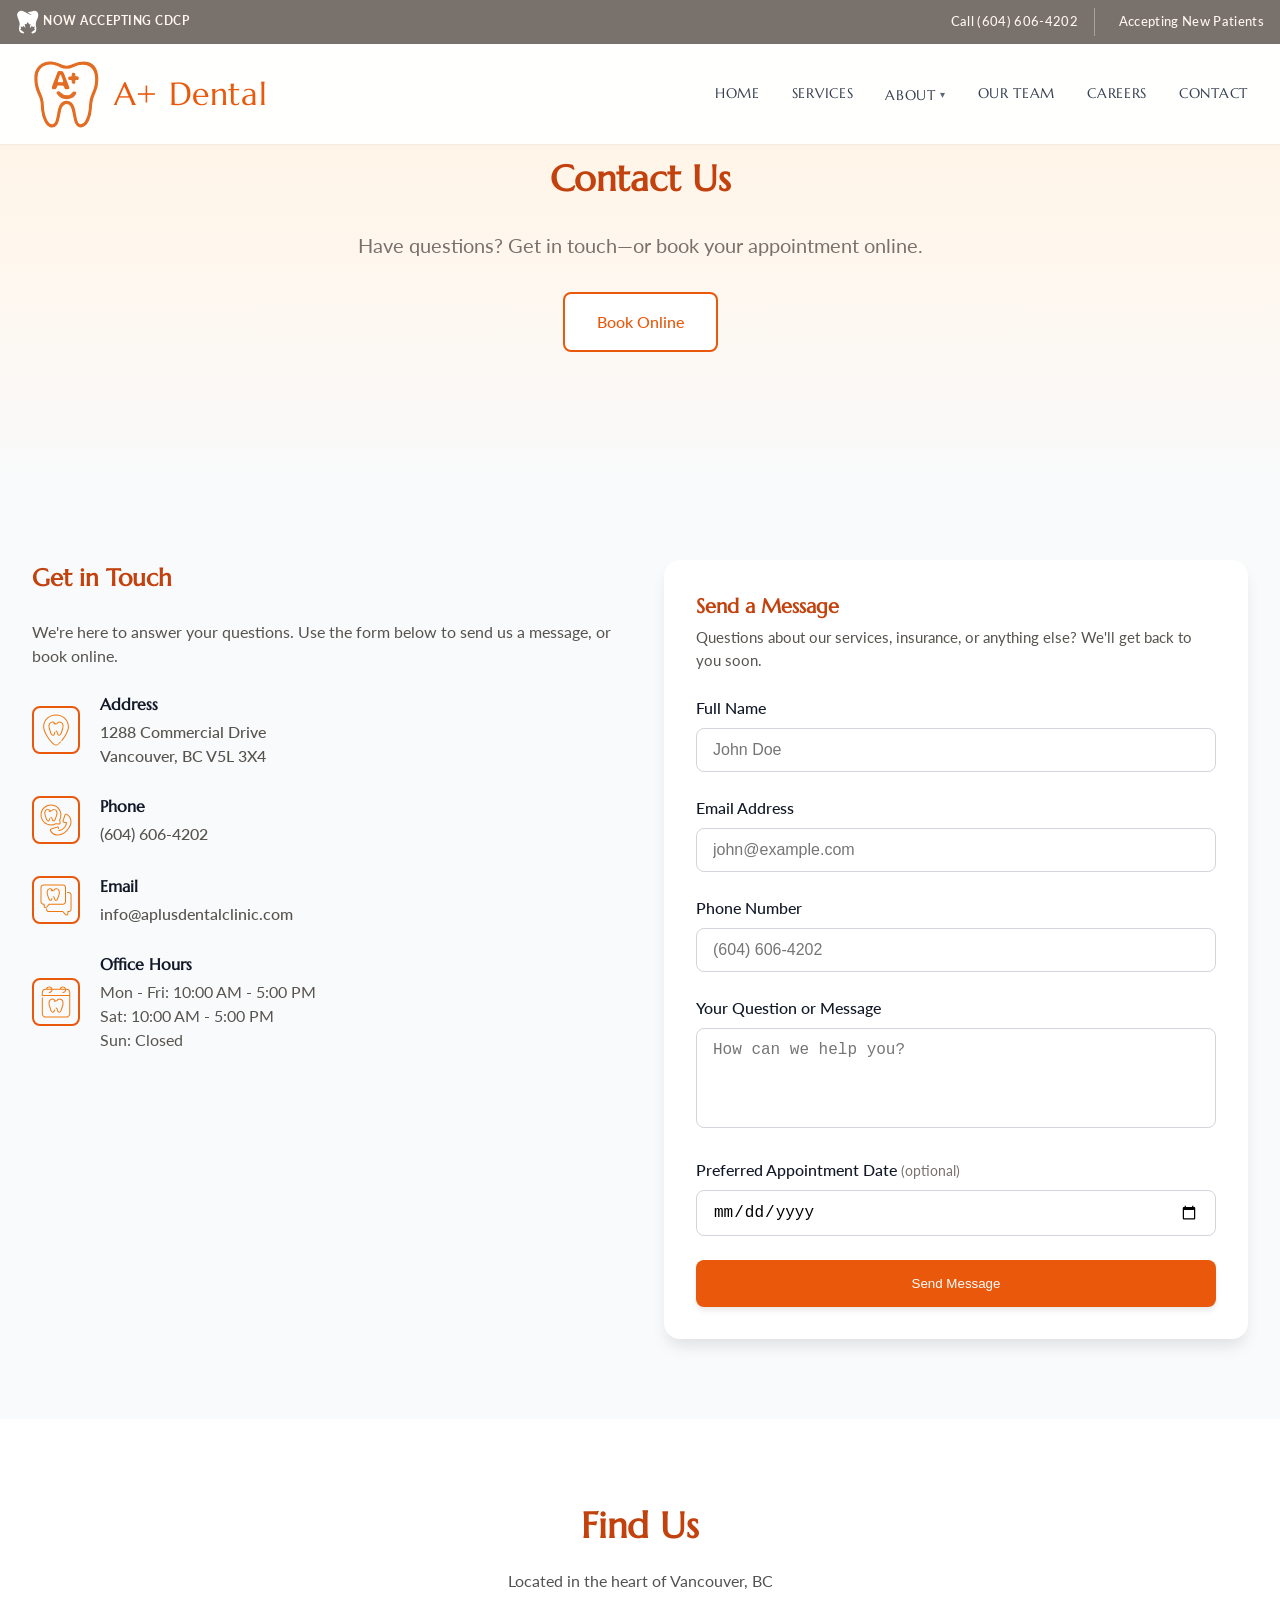
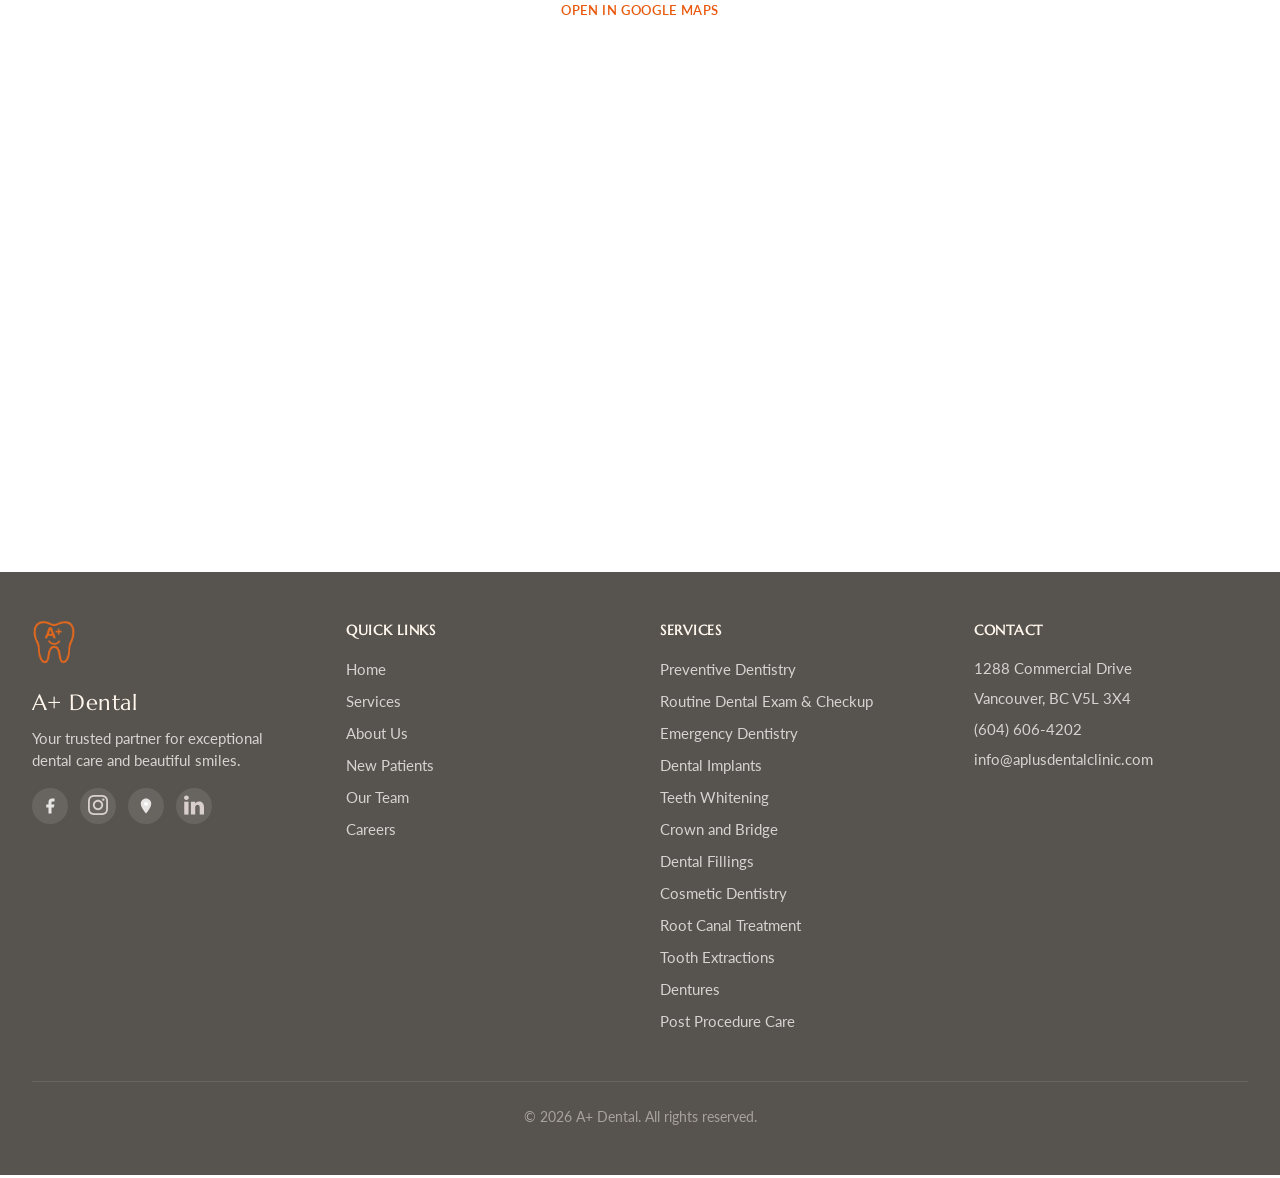
<file: contact.html>
<!DOCTYPE html>
<html lang="en">
<head>
  <meta charset="UTF-8">
  <meta name="viewport" content="width=device-width, initial-scale=1.0">
  <!-- Google tag (gtag.js) -->
  <script async src="https://www.googletagmanager.com/gtag/js?id=AW-17843557765"></script>
  <script>
    window.dataLayer = window.dataLayer || [];
    function gtag(){dataLayer.push(arguments);}
    gtag('js', new Date());
    gtag('config', 'AW-17843557765');
  </script>
  <meta name="description" content="Contact A+ Dental in Vancouver, BC. Book your appointment today at 1288 Commercial Drive. Call (604) 606-4202 or email info@aplusdentalclinic.com">
  <meta name="robots" content="index, follow">
  <link rel="canonical" href="https://aplusdentalclinic.com/contact">
  
  <!-- Open Graph / Facebook -->
  <meta property="og:type" content="website">
  <meta property="og:url" content="https://aplusdentalclinic.com/contact">
  <meta property="og:title" content="Contact Us - A+ Dental">
  <meta property="og:description" content="Contact A+ Dental in Vancouver, BC. Book your appointment today at 1288 Commercial Drive. Call (604) 606-4202 or email info@aplusdentalclinic.com">
  <meta property="og:image" content="imgs/clinic-front.png">
  
  <!-- Twitter -->
  <meta name="twitter:card" content="summary_large_image">
  <meta name="twitter:url" content="https://aplusdentalclinic.com/contact">
  <meta name="twitter:title" content="Contact Us - A+ Dental">
  <meta name="twitter:description" content="Contact A+ Dental in Vancouver, BC. Book your appointment today at 1288 Commercial Drive. Call (604) 606-4202 or email info@aplusdentalclinic.com">
  <meta name="twitter:image" content="imgs/clinic-front.png">
  
  <!-- Resource Hints -->
  <link rel="preconnect" href="https://i.imgur.com">
  <link rel="dns-prefetch" href="https://i.imgur.com">
  
  <link rel="stylesheet" href="style.css">
</head>
<body>
  <!-- Skip Links -->
  <a href="#main-content" class="skip-link">Skip to main content</a>
  <a href="#main-navigation" class="skip-link">Skip to navigation</a>
  
  <!-- Header -->
  <header>
    <div class="top-banner">
      <div class="container">
        <div class="top-banner-inner">
          <a id="top-banner-phone" href="tel:6046064202" class="top-banner-cta top-banner-phone">Call (604) 606-4202</a>
          <a href="/new-patients" class="top-banner-cta top-banner-appointment">Accepting New Patients</a>
        </div>
      </div>
    </div>
    <div class="container">
      <div class="header-content">
        <a href="/" class="logo">
          <img id="header-logo" src="imgs/logo.svg" alt="A+ Dental Logo" width="40" height="40">
          <span id="header-brand">A+ Dental</span>
        </a>
        
        <nav id="main-nav" aria-label="Main navigation">
          <a href="/">Home</a>
          <a href="/services">Services</a>
          <a href="/about">About</a>
          <a href="/team">Our Team</a>
          <a href="/contact">Contact</a>
        </nav>
        
        <div class="desktop-phone">
          <a id="header-phone" href="tel:6046064202">(604) 606-4202</a>
        </div>
        
        <button class="mobile-menu-btn" aria-label="Toggle menu" aria-expanded="false" aria-controls="mobile-menu">
          <svg class="icon" fill="none" stroke="currentColor" viewBox="0 0 24 24">
            <path stroke-linecap="round" stroke-linejoin="round" stroke-width="2" d="M4 6h16M4 12h16M4 18h16"></path>
          </svg>
        </button>
      </div>
      
      <nav class="mobile-menu" id="mobile-menu" aria-label="Mobile navigation">
        <div id="mobile-nav"></div>
        <div class="mobile-menu-phone">
          <svg class="icon" fill="none" stroke="currentColor" viewBox="0 0 24 24">
            <path stroke-linecap="round" stroke-linejoin="round" stroke-width="2" d="M3 5a2 2 0 012-2h3.28a1 1 0 01.948.684l1.498 4.493a1 1 0 01-.502 1.21l-2.257 1.13a11.042 11.042 0 005.516 5.516l1.13-2.257a1 1 0 011.21-.502l4.493 1.498a1 1 0 01.684.949V19a2 2 0 01-2 2h-1C9.716 21 3 14.284 3 6V5z"></path>
          </svg>
          <span id="mobile-phone">(604) 606-4202</span>
        </div>
      </nav>
    </div>
  </header>

  <main id="main-content">
  <!-- Contact Header -->
  <section class="contact-header-section">
    <div class="container">
      <div class="text-center mb-16">
        <h2 class="section-title section-title-large" id="contact-page-title">Contact Us</h2>
        <p class="section-subtitle section-subtitle-constrained" id="contact-page-subtitle">
          Have questions? Get in touch—or book your appointment online.
        </p>
        <a id="contact-book-online" href="#" class="btn btn-secondary btn-margin-top">Book Online</a>
      </div>
    </div>
  </section>

  <!-- Contact Form & Info -->
  <section id="contact" class="section contact-content-section">
    <div class="container">
      <div class="contact-grid">
        <!-- Contact Information -->
        <div class="contact-info">
          <h3 id="contact-intro-title">Get in Touch</h3>
          <p id="contact-intro-text">
            We're here to answer your questions. Use the form below to send us a message, or book online.
          </p>

          <div class="contact-item">
            <div class="contact-icon">
              <img src="imgs/dentist-pack/svg/024-destination.svg" alt="" class="dentist-pack-icon" width="48" height="48">
            </div>
            <div class="contact-details">
              <h4>Address</h4>
              <address id="contact-address">1288 Commercial Drive<br />Vancouver, BC V5L 3X4</address>
            </div>
          </div>

          <div class="contact-item">
            <div class="contact-icon">
              <img src="imgs/dentist-pack/svg/013-call%20center.svg" alt="" class="dentist-pack-icon" width="48" height="48">
            </div>
            <div class="contact-details">
              <h4>Phone</h4>
              <div id="contact-phone"></div>
            </div>
          </div>

          <div class="contact-item">
            <div class="contact-icon">
              <img src="imgs/dentist-pack/svg/018-consultation.svg" alt="" class="dentist-pack-icon" width="48" height="48">
            </div>
            <div class="contact-details">
              <h4>Email</h4>
              <div id="contact-email"></div>
            </div>
          </div>

          <div class="contact-item">
            <div class="contact-icon">
              <img src="imgs/dentist-pack/svg/012-schedule.svg" alt="" class="dentist-pack-icon" width="48" height="48">
            </div>
            <div class="contact-details">
              <h4>Office Hours</h4>
              <div id="contact-hours"></div>
            </div>
          </div>
        </div>

        <!-- Contact Form (for questions) -->
        <div class="contact-form">
          <h3 id="contact-form-title" class="contact-form-title">Send a Message</h3>
          <p id="contact-form-subtitle" class="contact-form-subtitle">Questions about our services, insurance, or anything else? We'll get back to you soon.</p>
          <form id="contact-form" name="contact" method="POST" action="/thank-you-contact" data-netlify="true" netlify-honeypot="bot-field">
            <input type="hidden" name="form-name" value="contact">
            <p hidden>
              <label>Don’t fill this out: <input name="bot-field"></label>
            </p>
            <div class="form-group">
              <label for="name" class="form-label">Full Name</label>
              <input type="text" id="name" name="name" class="form-input" placeholder="John Doe" required aria-required="true">
            </div>

            <div class="form-group">
              <label for="email" class="form-label">Email Address</label>
              <input type="email" id="email" name="email" class="form-input" placeholder="john@example.com" required aria-required="true">
            </div>

            <div class="form-group">
              <label for="phone" class="form-label">Phone Number</label>
              <input type="tel" id="phone" name="phone" class="form-input" placeholder="(604) 606-4202" required aria-required="true">
            </div>

            <div class="form-group">
              <label for="message" class="form-label">Your Question or Message</label>
              <textarea id="message" name="message" rows="4" class="form-textarea" placeholder="How can we help you?" required aria-required="true"></textarea>
            </div>

            <div class="form-group">
              <label for="date" class="form-label">Preferred Appointment Date <span class="form-optional">(optional)</span></label>
              <input type="date" id="date" name="date" class="form-input" aria-required="false">
            </div>

            <button type="submit" class="btn btn-primary" style="width: 100%;" id="contact-form-submit">Send Message</button>
          </form>
        </div>
      </div>
    </div>
  </section>

  <!-- Map Section -->
  <section class="map-section contact-map-section">
    <div class="container">
      <div class="text-center mb-12">
        <h2 class="section-title-large mb-4" id="contact-map-title">Find Us</h2>
        <p class="text-gray" id="contact-map-subtitle">Located in the heart of Vancouver, BC</p>
        <a id="contact-map-link" href="#" class="btn-link-cta mb-8" target="_blank" rel="noopener noreferrer">Open in Google Maps</a>
      </div>
      <div class="map-embed">
        <iframe id="contact-map-embed" src="" title="A+ Dental Location" width="100%" height="400" style="border:0;" allowfullscreen="" loading="lazy" referrerpolicy="no-referrer-when-downgrade"></iframe>
      </div>
    </div>
  </section>
  </main>

  <!-- Footer -->
  <footer>
    <div class="container">
      <div class="footer-content">
        <div class="footer-brand">
          <img id="footer-logo" src="imgs/logo.svg" alt="A+ Dental Logo" class="logo-img" width="44" height="44" loading="lazy">
          <h3 id="footer-brand">A+ Dental</h3>
          <p id="footer-tagline">Your trusted partner for exceptional dental care and beautiful smiles.</p>
          <div class="footer-social" id="footer-social" role="list">
            <a href="#" aria-label="Visit our Facebook page"><svg fill="currentColor" viewBox="0 0 24 24" aria-hidden="true"><path d="M18 2h-3a5 5 0 00-5 5v3H7v4h3v8h4v-8h3l1-4h-4V7a1 1 0 011-1h3z"></path></svg></a>
            <a href="#" aria-label="Visit our Twitter page"><svg fill="currentColor" viewBox="0 0 24 24" aria-hidden="true"><path d="M23 3a10.9 10.9 0 01-3.14 1.53 4.48 4.48 0 00-7.86 3v1A10.66 10.66 0 013 4s-4 9 5 13a11.64 11.64 0 01-7 2c9 5 20 0 20-11.5a4.5 4.5 0 00-.08-.83A7.72 7.72 0 0023 3z"></path></svg></a>
            <a href="#" aria-label="Visit our Instagram page"><svg fill="currentColor" viewBox="0 0 24 24" aria-hidden="true"><rect x="2" y="2" width="20" height="20" rx="5" ry="5"></rect><path d="M16 11.37A4 4 0 1112.63 8 4 4 0 0116 11.37z" fill="white"></path><line x1="17.5" y1="6.5" x2="17.51" y2="6.5" stroke="white" stroke-width="2"></line></svg></a>
            <a href="#" aria-label="Visit our LinkedIn page"><svg fill="currentColor" viewBox="0 0 24 24" aria-hidden="true"><path d="M16 8a6 6 0 016 6v7h-4v-7a2 2 0 00-2-2 2 2 0 00-2 2v7h-4v-7a6 6 0 016-6zM2 9h4v12H2z"></path><circle cx="4" cy="4" r="2"></circle></svg></a>
          </div>
        </div>
        <div class="footer-section">
          <h4>Quick Links</h4>
          <ul id="footer-quick-links"></ul>
        </div>
        <div class="footer-section">
          <h4>Services</h4>
          <ul id="footer-services"></ul>
        </div>
        <div class="footer-section">
          <h4>Contact</h4>
          <address class="footer-contact-list" id="footer-contact"></address>
        </div>
      </div>
      <div class="footer-bottom">
        <p>&copy; <span id="current-year"></span> A+ Dental. All rights reserved.</p>
      </div>
    </div>
  </footer>

  <script type="application/ld+json">
  {
    "@context": "https://schema.org",
    "@type": "Organization",
    "name": "A+ Dental",
    "url": "https://aplusdentalclinic.com",
    "logo": "imgs/logo.svg"
  }
  </script>
  <script src="data.js"></script>
  <script src="populate.js"></script>
  <script src="script.js"></script>
</body>
</html>
</file>
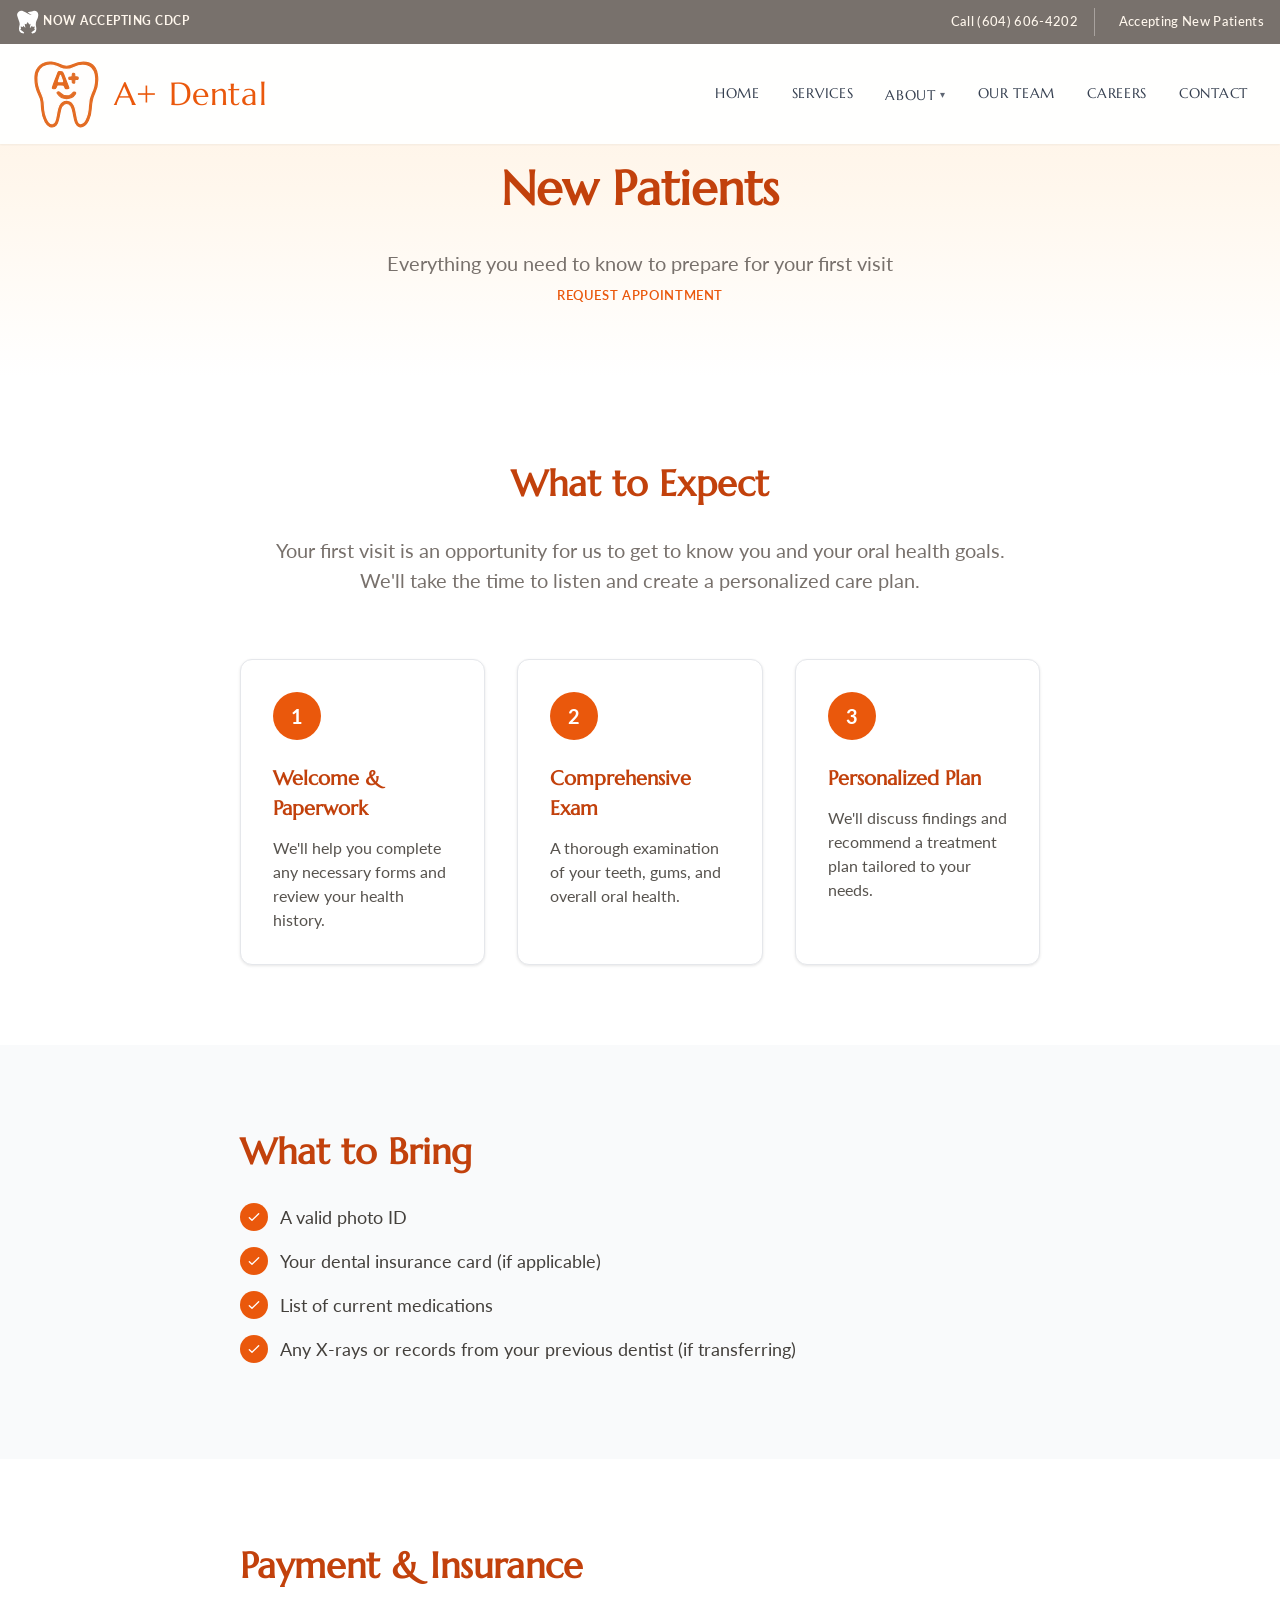
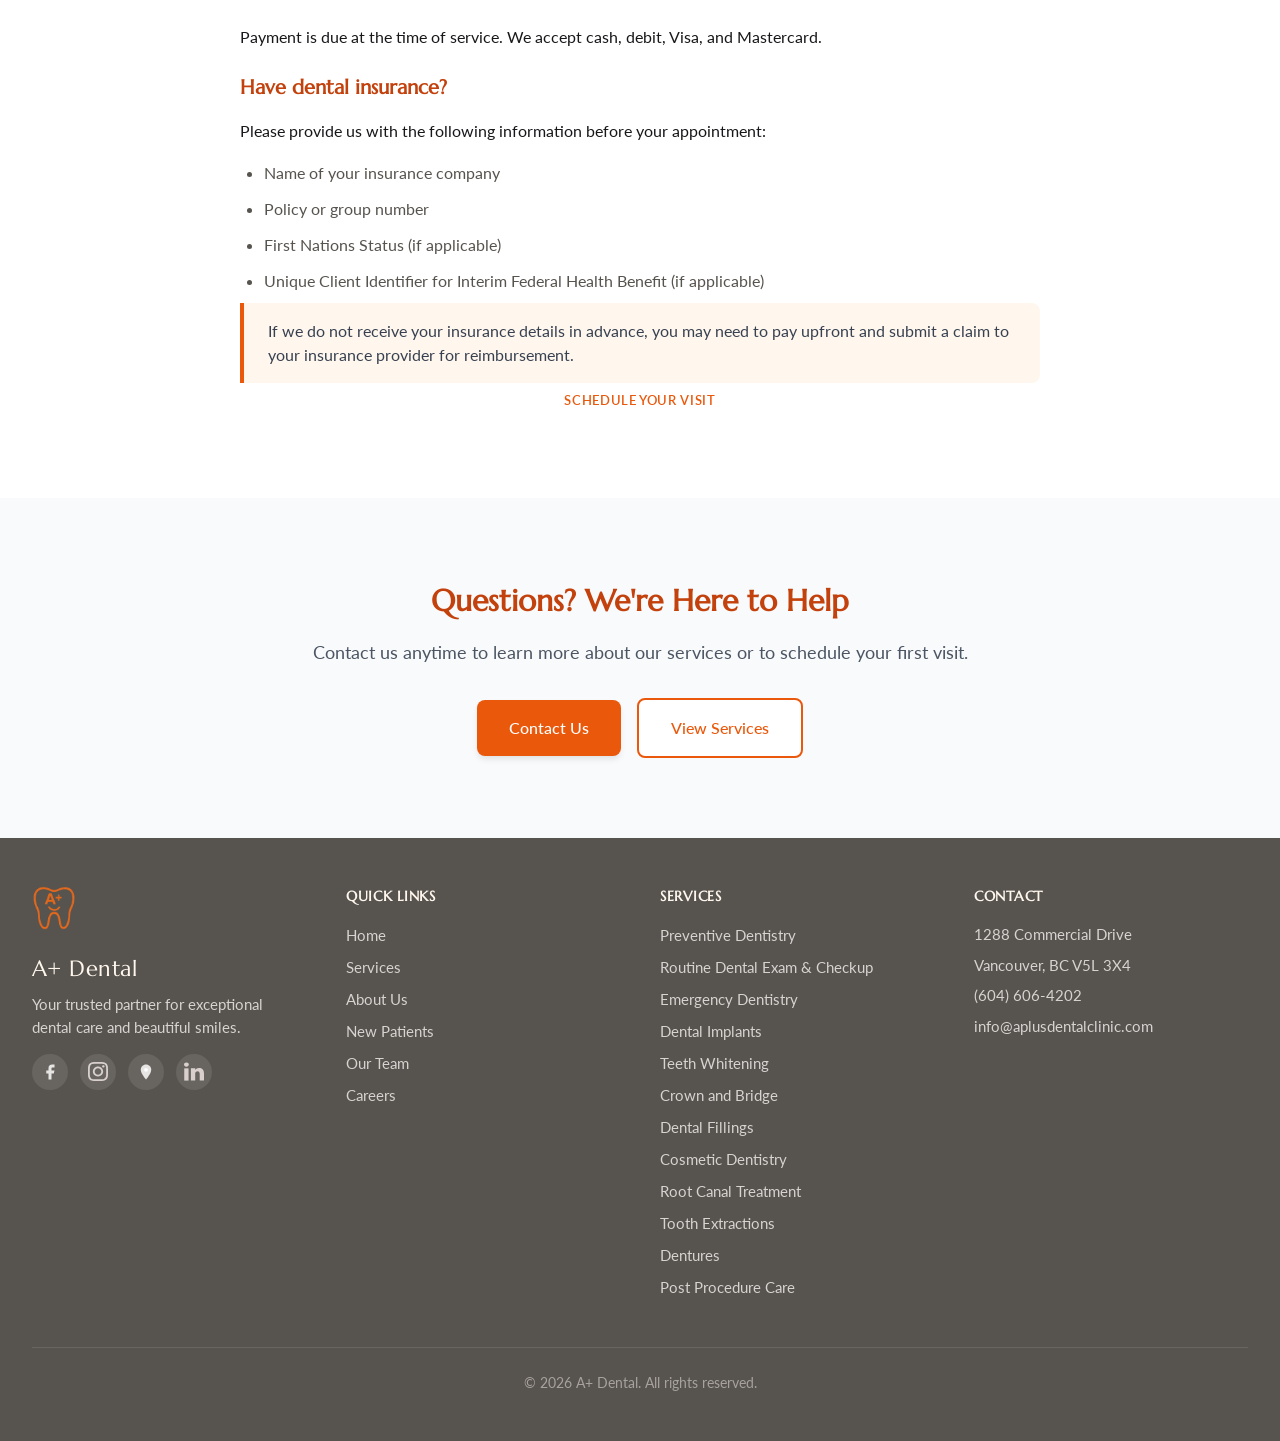
<file: new-patients.html>
<!DOCTYPE html>
<html lang="en">
<head>
  <meta charset="UTF-8">
  <meta name="viewport" content="width=device-width, initial-scale=1.0">
  <!-- Google tag (gtag.js) -->
  <script async src="https://www.googletagmanager.com/gtag/js?id=AW-17843557765"></script>
  <script>
    window.dataLayer = window.dataLayer || [];
    function gtag(){dataLayer.push(arguments);}
    gtag('js', new Date());
    gtag('config', 'AW-17843557765');
  </script>
  <meta name="description" content="New patients at A+ Dental - payment options, insurance information, and how to prepare for your first visit. We accept cash, debit, Visa, and Mastercard.">
  <meta name="robots" content="index, follow">
  <link rel="canonical" href="https://aplusdentalclinic.com/new-patients">
  
  <!-- Open Graph / Facebook -->
  <meta property="og:type" content="website">
  <meta property="og:url" content="https://aplusdentalclinic.com/new-patients">
  <meta property="og:title" content="New Patients - A+ Dental">
  <meta property="og:description" content="Payment options, insurance information, and how to prepare for your first dental visit at A+ Dental in Vancouver, BC.">
  <meta property="og:image" content="imgs/clinic-front.png">
  
  <!-- Twitter -->
  <meta name="twitter:card" content="summary_large_image">
  <meta name="twitter:url" content="https://aplusdentalclinic.com/new-patients">
  <meta name="twitter:title" content="New Patients - A+ Dental">
  <meta name="twitter:description" content="Payment options, insurance information, and how to prepare for your first dental visit at A+ Dental in Vancouver, BC.">
  <meta name="twitter:image" content="imgs/clinic-front.png">
  
  <!-- Resource Hints -->
  <link rel="preconnect" href="https://i.imgur.com">
  <link rel="dns-prefetch" href="https://i.imgur.com">
  
  <link rel="stylesheet" href="style.css">
</head>
<body>
  <!-- Skip Links -->
  <a href="#main-content" class="skip-link">Skip to main content</a>
  <a href="#main-navigation" class="skip-link">Skip to navigation</a>
  
  <!-- Header -->
  <header>
    <div class="top-banner">
      <div class="container">
        <div class="top-banner-inner">
          <a id="top-banner-phone" href="tel:6046064202" class="top-banner-cta top-banner-phone">Call (604) 606-4202</a>
          <a href="/new-patients" class="top-banner-cta top-banner-appointment">Accepting New Patients</a>
        </div>
      </div>
    </div>
    <div class="container">
      <div class="header-content">
        <a href="/" class="logo">
          <img id="header-logo" src="imgs/logo.svg" alt="A+ Dental Logo" width="40" height="40">
          <span id="header-brand">A+ Dental</span>
        </a>
        
        <nav id="main-nav" aria-label="Main navigation">
          <a href="/">Home</a>
          <a href="/services">Services</a>
          <a href="/about">About</a>
          <a href="/new-patients">New Patients</a>
          <a href="/team">Our Team</a>
          <a href="/contact">Contact</a>
        </nav>
        
        <div class="desktop-phone">
          <a id="header-phone" href="tel:6046064202">(604) 606-4202</a>
        </div>
        
        <button class="mobile-menu-btn" aria-label="Toggle menu" aria-expanded="false" aria-controls="mobile-menu">
          <svg class="icon" fill="none" stroke="currentColor" viewBox="0 0 24 24">
            <path stroke-linecap="round" stroke-linejoin="round" stroke-width="2" d="M4 6h16M4 12h16M4 18h16"></path>
          </svg>
        </button>
      </div>
      
      <nav class="mobile-menu" id="mobile-menu" aria-label="Mobile navigation">
        <div id="mobile-nav"></div>
        <div class="mobile-menu-phone">
          <svg class="icon" fill="none" stroke="currentColor" viewBox="0 0 24 24">
            <path stroke-linecap="round" stroke-linejoin="round" stroke-width="2" d="M3 5a2 2 0 012-2h3.28a1 1 0 01.948.684l1.498 4.493a1 1 0 01-.502 1.21l-2.257 1.13a11.042 11.042 0 005.516 5.516l1.13-2.257a1 1 0 011.21-.502l4.493 1.498a1 1 0 01.684.949V19a2 2 0 01-2 2h-1C9.716 21 3 14.284 3 6V5z"></path>
          </svg>
          <span id="mobile-phone">(604) 606-4202</span>
        </div>
      </nav>
    </div>
  </header>

  <main id="main-content">
  <!-- Page Header -->
  <section class="section-header">
    <div class="container">
      <div class="text-center">
        <h1 class="section-title" id="new-patients-page-title">New Patients</h1>
        <p class="section-subtitle" id="new-patients-page-subtitle">
          Everything you need to know to prepare for your first visit
        </p>
        <a href="/contact" class="btn-link-cta">Request Appointment</a>
      </div>
    </div>
  </section>

  <!-- What to Expect -->
  <section class="section bg-white">
    <div class="container">
      <div class="new-patients-content">
        <div class="text-center mb-16">
          <h2 id="new-patients-expect-title-section" class="section-title section-title-large">What to Expect</h2>
          <p id="new-patients-expect-intro" class="section-subtitle">
            Your first visit is an opportunity for us to get to know you and your oral health goals. We'll take the time to listen and create a personalized care plan.
          </p>
        </div>
        <div class="feature-cards" id="new-patients-expect-grid">
          <!-- Populated by populate.js -->
        </div>
      </div>
    </div>
  </section>

  <!-- What to Bring -->
  <section class="section bg-gray-50">
    <div class="container">
      <div class="new-patients-content">
        <h2 id="new-patients-bring-title" class="section-title section-title-large mb-6">What to Bring</h2>
        <div id="new-patients-bring-items" class="about-features new-patients-bring-list">
          <!-- Populated by populate.js -->
        </div>
      </div>
    </div>
  </section>

  <!-- Payment & Insurance Section -->
  <section id="new-patients" class="section bg-white">
    <div class="container">
      <div class="new-patients-content">
        <h2 class="section-title section-title-large mb-8" id="new-patients-payment-title">Payment & Insurance</h2>
        <p id="new-patients-payment-intro" class="mb-6">
          Payment is due at the time of service. We accept cash, debit, Visa, and Mastercard.
        </p>
        
        <h3 id="new-patients-insurance-title" class="new-patients-subtitle mb-4">Have dental insurance?</h3>
        <p id="new-patients-insurance-intro" class="mb-4">
          Please provide us with the following information before your appointment:
        </p>
        <ul id="new-patients-insurance-items" class="new-patients-list mb-6">
          <li>Name of your insurance company</li>
          <li>Policy or group number</li>
          <li>First Nations Status (if applicable)</li>
          <li>Unique Client Identifier for Interim Federal Health Benefit (if applicable)</li>
        </ul>
        <div class="new-patients-note">
          <p id="new-patients-insurance-note">
            If we do not receive your insurance details in advance, you may need to pay upfront and submit a claim to your insurance provider for reimbursement.
          </p>
        </div>
        
        <div class="mt-12 text-center">
          <a href="/contact" class="btn-link-cta">Schedule Your Visit</a>
        </div>
      </div>
    </div>
  </section>

  <!-- CTA Section -->
  <section class="cta-section">
    <div class="container">
      <div class="cta-content">
        <h2 class="cta-title">Questions? We're Here to Help</h2>
        <p class="cta-text">
          Contact us anytime to learn more about our services or to schedule your first visit.
        </p>
        <div class="cta-buttons">
          <a href="/contact" class="btn btn-primary">Contact Us</a>
          <a href="/services" class="btn btn-secondary">View Services</a>
        </div>
      </div>
    </div>
  </section>
  </main>

  <!-- Footer -->
  <footer>
    <div class="container">
      <div class="footer-content">
        <div class="footer-brand">
          <img id="footer-logo" src="imgs/logo.svg" alt="A+ Dental Logo" class="logo-img" width="44" height="44" loading="lazy">
          <h3 id="footer-brand">A+ Dental</h3>
          <p id="footer-tagline">Your trusted partner for exceptional dental care and beautiful smiles.</p>
          <div class="footer-social" id="footer-social" role="list"></div>
        </div>
        <div class="footer-section">
          <h4>Quick Links</h4>
          <ul id="footer-quick-links"></ul>
        </div>
        <div class="footer-section">
          <h4>Services</h4>
          <ul id="footer-services"></ul>
        </div>
        <div class="footer-section">
          <h4>Contact</h4>
          <address class="footer-contact-list" id="footer-contact"></address>
        </div>
      </div>
      <div class="footer-bottom">
        <p>&copy; <span id="current-year"></span> A+ Dental. All rights reserved.</p>
      </div>
    </div>
  </footer>

  <script src="data.js"></script>
  <script src="populate.js"></script>
  <script src="script.js"></script>
</body>
</html>
</file>
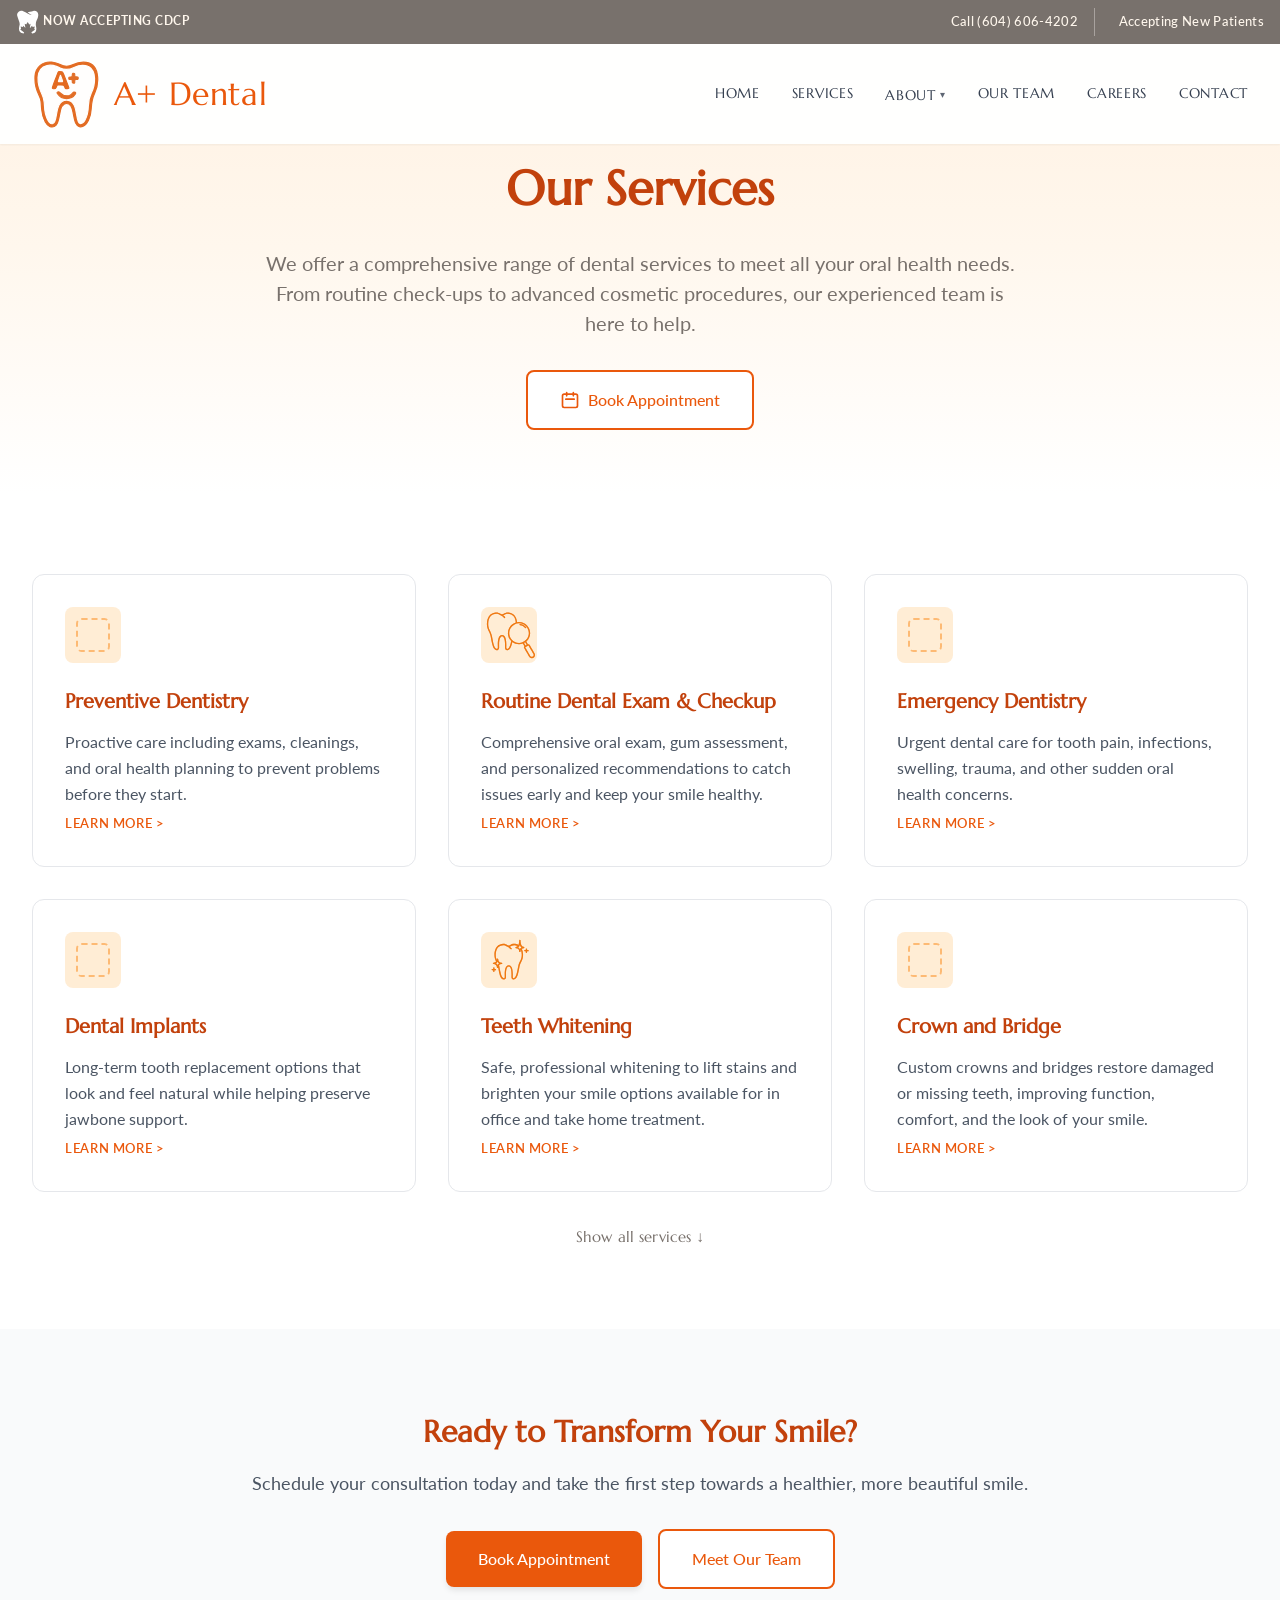
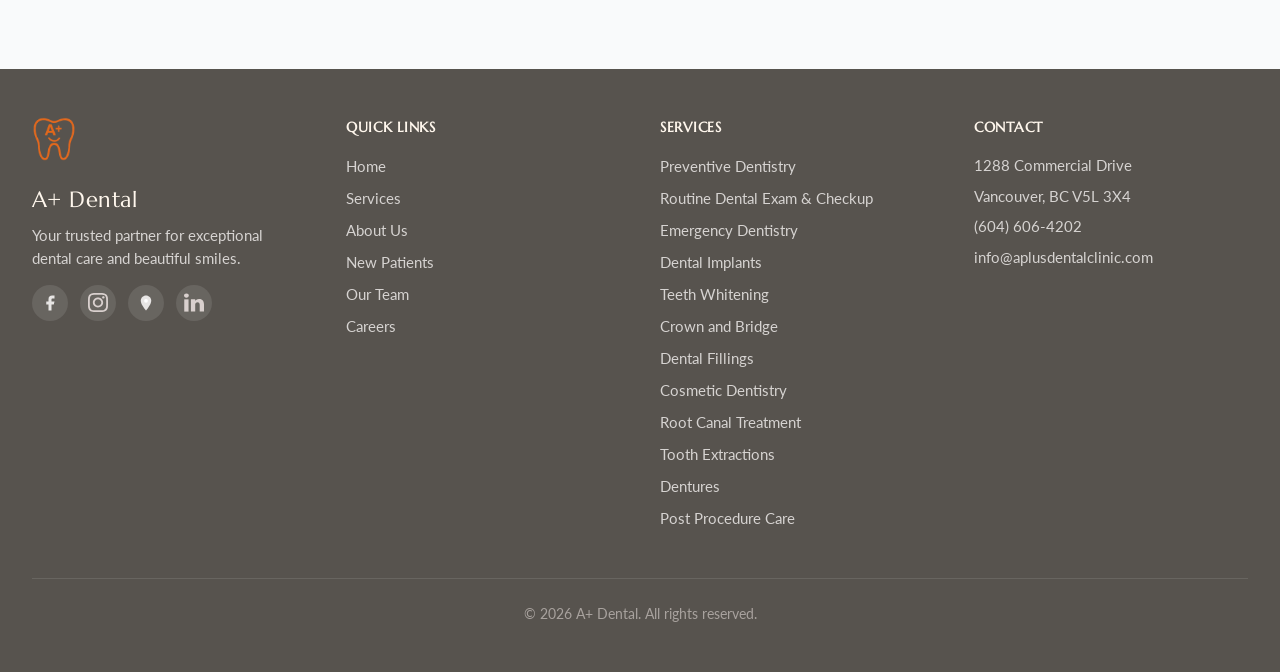
<file: services.html>
<!DOCTYPE html>
<html lang="en">
<head>
  <meta charset="UTF-8">
  <meta name="viewport" content="width=device-width, initial-scale=1.0">
  <!-- Google tag (gtag.js) -->
  <script async src="https://www.googletagmanager.com/gtag/js?id=AW-17843557765"></script>
  <script>
    window.dataLayer = window.dataLayer || [];
    function gtag(){dataLayer.push(arguments);}
    gtag('js', new Date());
    gtag('config', 'AW-17843557765');
  </script>
  <meta name="description" content="Comprehensive dental services at A+ Dental in Vancouver, BC. From routine check-ups to advanced cosmetic procedures, we meet all your oral health needs.">
  <meta name="robots" content="index, follow">
  <link rel="canonical" href="https://aplusdentalclinic.com/services">
  
  <!-- Open Graph / Facebook -->
  <meta property="og:type" content="website">
  <meta property="og:url" content="https://aplusdentalclinic.com/services">
  <meta property="og:title" content="Our Services - A+ Dental">
  <meta property="og:description" content="Comprehensive dental services at A+ Dental in Vancouver, BC. From routine check-ups to advanced cosmetic procedures, we meet all your oral health needs.">
  <meta property="og:image" content="imgs/clinic-front.png">
  
  <!-- Twitter -->
  <meta name="twitter:card" content="summary_large_image">
  <meta name="twitter:url" content="https://aplusdentalclinic.com/services">
  <meta name="twitter:title" content="Our Services - A+ Dental">
  <meta name="twitter:description" content="Comprehensive dental services at A+ Dental in Vancouver, BC. From routine check-ups to advanced cosmetic procedures, we meet all your oral health needs.">
  <meta name="twitter:image" content="imgs/clinic-front.png">
  
  <!-- Resource Hints -->
  <link rel="preconnect" href="https://i.imgur.com">
  <link rel="dns-prefetch" href="https://i.imgur.com">
  
  <link rel="stylesheet" href="style.css">
</head>
<body>
  <!-- Skip Links -->
  <a href="#main-content" class="skip-link">Skip to main content</a>
  <a href="#main-navigation" class="skip-link">Skip to navigation</a>
  
  <!-- Header -->
  <header>
    <div class="top-banner">
      <div class="container">
        <div class="top-banner-inner">
          <a id="top-banner-phone" href="tel:6046064202" class="top-banner-cta top-banner-phone">Call (604) 606-4202</a>
          <a href="/new-patients" class="top-banner-cta top-banner-appointment">Accepting New Patients</a>
        </div>
      </div>
    </div>
    <div class="container">
      <div class="header-content">
        <a href="/" class="logo">
          <img id="header-logo" src="imgs/logo.svg" alt="A+ Dental Logo" width="40" height="40">
          <span id="header-brand">A+ Dental</span>
        </a>
        
        <nav id="main-nav" aria-label="Main navigation">
          <a href="/">Home</a>
          <a href="/services">Services</a>
          <a href="/about">About</a>
          <a href="/team">Our Team</a>
          <a href="/contact">Contact</a>
        </nav>
        
        <div class="desktop-phone">
          <a id="header-phone" href="tel:6046064202">(604) 606-4202</a>
        </div>
        
        <button class="mobile-menu-btn" aria-label="Toggle menu" aria-expanded="false" aria-controls="mobile-menu">
          <svg class="icon" fill="none" stroke="currentColor" viewBox="0 0 24 24">
            <path stroke-linecap="round" stroke-linejoin="round" stroke-width="2" d="M4 6h16M4 12h16M4 18h16"></path>
          </svg>
        </button>
      </div>
      
      <nav class="mobile-menu" id="mobile-menu" aria-label="Mobile navigation">
        <div id="mobile-nav"></div>
        <div class="mobile-menu-phone">
          <svg class="icon" fill="none" stroke="currentColor" viewBox="0 0 24 24">
            <path stroke-linecap="round" stroke-linejoin="round" stroke-width="2" d="M3 5a2 2 0 012-2h3.28a1 1 0 01.948.684l1.498 4.493a1 1 0 01-.502 1.21l-2.257 1.13a11.042 11.042 0 005.516 5.516l1.13-2.257a1 1 0 011.21-.502l4.493 1.498a1 1 0 01.684.949V19a2 2 0 01-2 2h-1C9.716 21 3 14.284 3 6V5z"></path>
          </svg>
          <span id="mobile-phone">(604) 606-4202</span>
        </div>
      </nav>
    </div>
  </header>

  <main id="main-content">
  <!-- Page Header -->
  <section class="section-header">
    <div class="container">
      <div class="text-center">
        <h1 class="section-title" id="services-page-title">Our Services</h1>
        <p class="section-subtitle" id="services-page-subtitle">
          We offer a comprehensive range of dental services to meet all your oral health needs.
        </p>
        <a id="services-page-book" href="/contact" class="btn btn-secondary btn-margin-top">
          <svg class="icon icon-spacing" fill="none" stroke="currentColor" viewBox="0 0 24 24" aria-hidden="true">
            <path stroke-linecap="round" stroke-linejoin="round" stroke-width="2" d="M8 7V3m8 4V3m-9 8h10M5 21h14a2 2 0 002-2V7a2 2 0 00-2-2H5a2 2 0 00-2 2v12a2 2 0 002 2z"></path>
          </svg>
          Book Appointment
        </a>
      </div>
    </div>
  </section>

  <!-- Services Grid -->
  <section class="section bg-white">
    <div class="container">
      <div class="services-grid" id="services-grid">
        <!-- Services will be populated by JavaScript -->
      </div>
      <div id="services-pagination" class="services-pagination" aria-label="Services pagination"></div>
    </div>
  </section>

  <!-- Service Details Modal -->
  <div id="service-modal" class="service-modal" role="dialog" aria-modal="true" aria-labelledby="service-modal-title" hidden>
    <div class="service-modal-backdrop"></div>
    <div class="service-modal-content">
      <div class="service-modal-header">
        <button type="button" class="service-modal-close" aria-label="Close">×</button>
        <h2 id="service-modal-title" class="service-modal-title"></h2>
      </div>
      <div id="service-modal-body" class="service-modal-body"></div>
      <div class="service-modal-footer">
        <a href="/contact" class="btn btn-primary">Book Appointment</a>
      </div>
    </div>
  </div>

  <!-- CTA Section -->
  <section class="cta-section">
    <div class="container">
      <div class="cta-content">
        <h2 class="cta-title" id="services-cta-title">Ready to Transform Your Smile?</h2>
        <p class="cta-text" id="services-cta-text">
          Schedule your consultation today and take the first step towards a healthier, more beautiful smile.
        </p>
        <div class="cta-buttons">
          <a id="services-cta-primary" href="/contact" class="btn btn-primary">Book Appointment</a>
          <a id="services-cta-secondary" href="/team" class="btn btn-secondary">Meet Our Team</a>
        </div>
      </div>
    </div>
  </section>
  </main>

  <!-- Footer -->
  <footer>
    <div class="container">
      <div class="footer-content">
        <div class="footer-brand">
          <img id="footer-logo" src="imgs/logo.svg" alt="A+ Dental Logo" class="logo-img" width="44" height="44" loading="lazy">
          <h3 id="footer-brand">A+ Dental</h3>
          <p id="footer-tagline">Your trusted partner for exceptional dental care and beautiful smiles.</p>
          <div class="footer-social" id="footer-social" role="list">
            <a href="#" aria-label="Visit our Facebook page"><svg fill="currentColor" viewBox="0 0 24 24" aria-hidden="true"><path d="M18 2h-3a5 5 0 00-5 5v3H7v4h3v8h4v-8h3l1-4h-4V7a1 1 0 011-1h3z"></path></svg></a>
            <a href="#" aria-label="Visit our Twitter page"><svg fill="currentColor" viewBox="0 0 24 24" aria-hidden="true"><path d="M23 3a10.9 10.9 0 01-3.14 1.53 4.48 4.48 0 00-7.86 3v1A10.66 10.66 0 013 4s-4 9 5 13a11.64 11.64 0 01-7 2c9 5 20 0 20-11.5a4.5 4.5 0 00-.08-.83A7.72 7.72 0 0023 3z"></path></svg></a>
            <a href="#" aria-label="Visit our Instagram page"><svg fill="currentColor" viewBox="0 0 24 24" aria-hidden="true"><rect x="2" y="2" width="20" height="20" rx="5" ry="5"></rect><path d="M16 11.37A4 4 0 1112.63 8 4 4 0 0116 11.37z" fill="white"></path><line x1="17.5" y1="6.5" x2="17.51" y2="6.5" stroke="white" stroke-width="2"></line></svg></a>
            <a href="#" aria-label="Visit our LinkedIn page"><svg fill="currentColor" viewBox="0 0 24 24" aria-hidden="true"><path d="M16 8a6 6 0 016 6v7h-4v-7a2 2 0 00-2-2 2 2 0 00-2 2v7h-4v-7a6 6 0 016-6zM2 9h4v12H2z"></path><circle cx="4" cy="4" r="2"></circle></svg></a>
          </div>
        </div>
        <div class="footer-section">
          <h4>Quick Links</h4>
          <ul id="footer-quick-links"></ul>
        </div>
        <div class="footer-section">
          <h4>Services</h4>
          <ul id="footer-services"></ul>
        </div>
        <div class="footer-section">
          <h4>Contact</h4>
          <address class="footer-contact-list" id="footer-contact"></address>
        </div>
      </div>
      <div class="footer-bottom">
        <p>&copy; <span id="current-year"></span> A+ Dental. All rights reserved.</p>
      </div>
    </div>
  </footer>

  <script type="application/ld+json">
  {
    "@context": "https://schema.org",
    "@type": "Organization",
    "name": "A+ Dental",
    "url": "https://aplusdentalclinic.com",
    "logo": "imgs/logo.svg"
  }
  </script>
  <script type="application/ld+json">
  {
    "@context": "https://schema.org",
    "@type": "ItemList",
    "itemListElement": [
      {
        "@type": "Service",
        "name": "Routine Dental Exam & Checkup",
        "description": "Regular dental examinations and cleanings to maintain optimal oral health"
      },
      {
        "@type": "Service",
        "name": "Teeth Whitening",
        "description": "Professional teeth whitening services to brighten your smile"
      },
      {
        "@type": "Service",
        "name": "Dental Implants",
        "description": "Advanced dental implant procedures for permanent tooth replacement"
      },
      {
        "@type": "Service",
        "name": "Orthodontic Treatment",
        "description": "Comprehensive orthodontic care including braces and clear aligners"
      },
      {
        "@type": "Service",
        "name": "Root Canal Therapy",
        "description": "Expert root canal treatment to save infected teeth"
      },
      {
        "@type": "Service",
        "name": "Cosmetic Dentistry",
        "description": "Full range of cosmetic dental procedures to enhance your smile"
      }
    ]
  }
  </script>
  <script src="data.js?v=20260327"></script>
  <script src="populate.js?v=20260327"></script>
  <script src="script.js?v=20260327"></script>
</body>
</html>
</file>
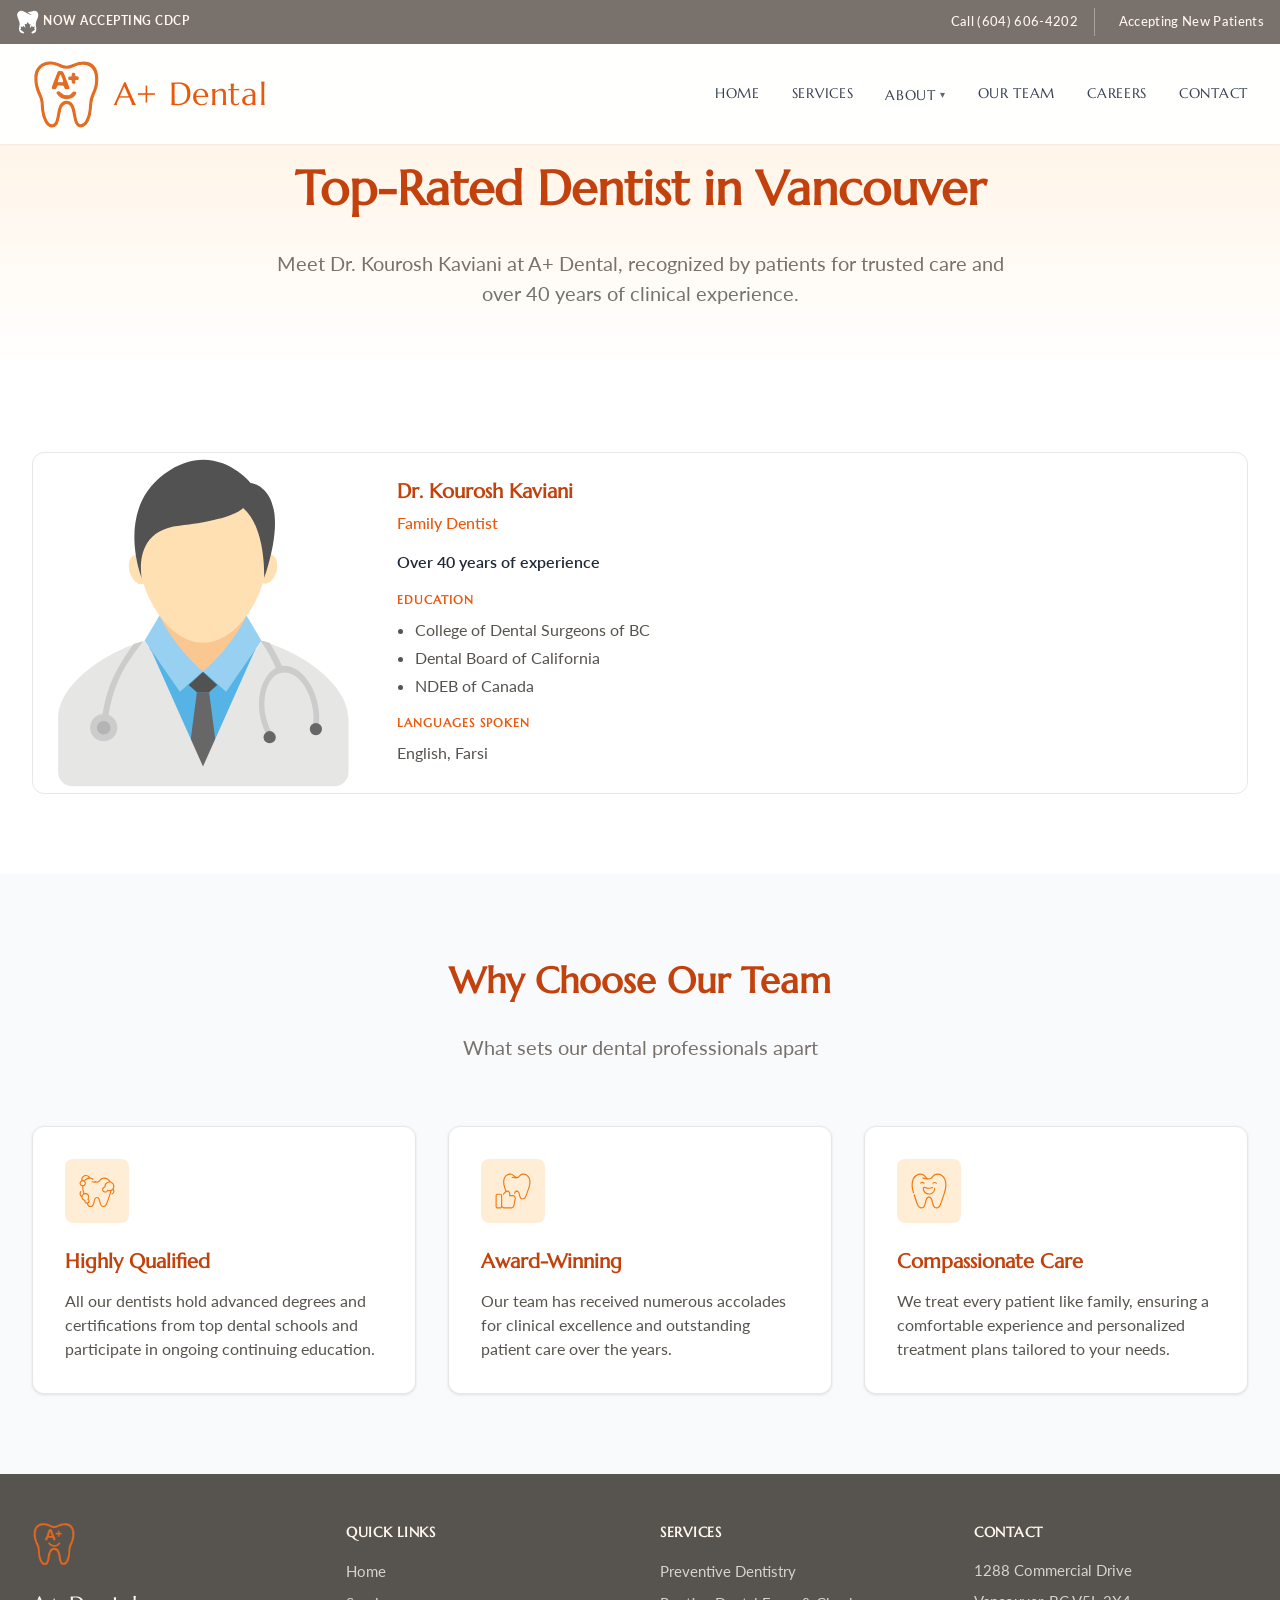
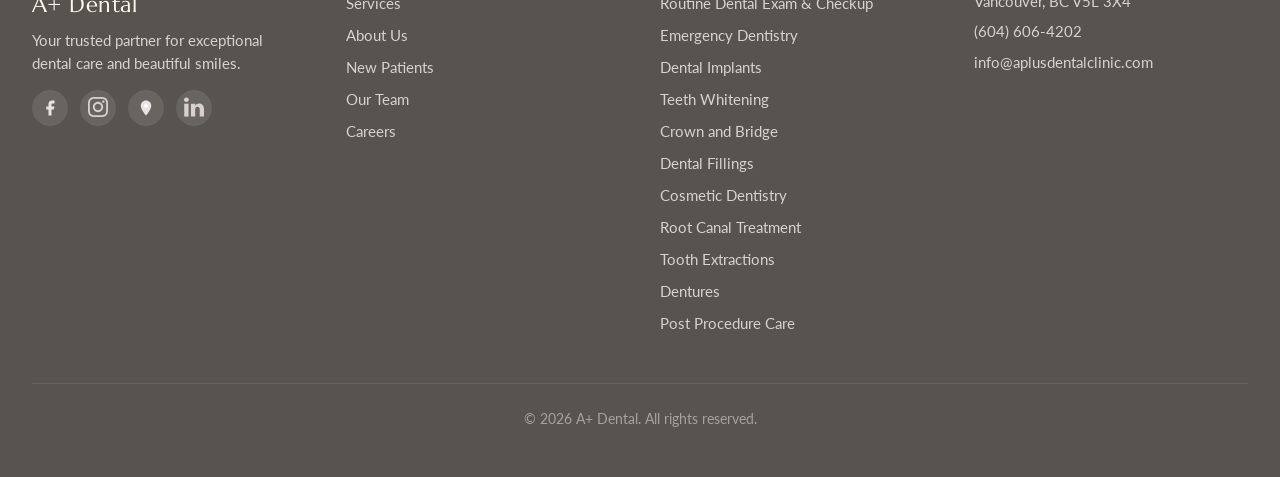
<file: team.html>
<!DOCTYPE html>
<html lang="en">
<head>
  <meta charset="UTF-8">
  <meta name="viewport" content="width=device-width, initial-scale=1.0">
  <!-- Google tag (gtag.js) -->
  <script async src="https://www.googletagmanager.com/gtag/js?id=AW-17843557765"></script>
  <script>
    window.dataLayer = window.dataLayer || [];
    function gtag(){dataLayer.push(arguments);}
    gtag('js', new Date());
    gtag('config', 'AW-17843557765');
  </script>
  <title>Top-Rated Dentist in Vancouver | Dr. Kourosh Kaviani</title>
  <meta name="description" content="Meet Dr. Kourosh Kaviani at A+ Dental, a top-rated dentist in Vancouver based on patient reviews, with over 40 years of experience.">
  <meta name="robots" content="index, follow">
  <link rel="canonical" href="https://aplusdentalclinic.com/team">
  
  <!-- Open Graph / Facebook -->
  <meta property="og:type" content="website">
  <meta property="og:url" content="https://aplusdentalclinic.com/team">
  <meta property="og:title" content="Top-Rated Dentist in Vancouver | Dr. Kourosh Kaviani">
  <meta property="og:description" content="Meet Dr. Kourosh Kaviani at A+ Dental, a top-rated dentist in Vancouver based on patient reviews, with over 40 years of experience.">
  <meta property="og:image" content="imgs/clinic-front.png">
  
  <!-- Twitter -->
  <meta name="twitter:card" content="summary_large_image">
  <meta name="twitter:url" content="https://aplusdentalclinic.com/team">
  <meta name="twitter:title" content="Top-Rated Dentist in Vancouver | Dr. Kourosh Kaviani">
  <meta name="twitter:description" content="Meet Dr. Kourosh Kaviani at A+ Dental, a top-rated dentist in Vancouver based on patient reviews, with over 40 years of experience.">
  <meta name="twitter:image" content="imgs/clinic-front.png">
  
  <!-- Resource Hints -->
  <link rel="preconnect" href="https://i.imgur.com">
  <link rel="dns-prefetch" href="https://i.imgur.com">
  
  <link rel="stylesheet" href="style.css">
</head>
<body>
  <!-- Skip Links -->
  <a href="#main-content" class="skip-link">Skip to main content</a>
  <a href="#main-navigation" class="skip-link">Skip to navigation</a>
  
  <!-- Header -->
  <header>
    <div class="top-banner">
      <div class="container">
        <div class="top-banner-inner">
          <a id="top-banner-phone" href="tel:6046064202" class="top-banner-cta top-banner-phone">Call (604) 606-4202</a>
          <a href="/new-patients" class="top-banner-cta top-banner-appointment">Accepting New Patients</a>
        </div>
      </div>
    </div>
    <div class="container">
      <div class="header-content">
        <a href="/" class="logo">
          <img id="header-logo" src="imgs/logo.svg" alt="A+ Dental Logo" width="40" height="40">
          <span id="header-brand">A+ Dental</span>
        </a>
        
        <nav id="main-nav" aria-label="Main navigation">
          <a href="/">Home</a>
          <a href="/services">Services</a>
          <a href="/about">About</a>
          <a href="/team">Our Team</a>
          <a href="/contact">Contact</a>
        </nav>
        
        <div class="desktop-phone">
          <a id="header-phone" href="tel:6046064202">(604) 606-4202</a>
        </div>
        
        <button class="mobile-menu-btn" aria-label="Toggle menu" aria-expanded="false" aria-controls="mobile-menu">
          <svg class="icon" fill="none" stroke="currentColor" viewBox="0 0 24 24">
            <path stroke-linecap="round" stroke-linejoin="round" stroke-width="2" d="M4 6h16M4 12h16M4 18h16"></path>
          </svg>
        </button>
      </div>
      
      <nav class="mobile-menu" id="mobile-menu" aria-label="Mobile navigation">
        <div id="mobile-nav"></div>
        <div class="mobile-menu-phone">
          <svg class="icon" fill="none" stroke="currentColor" viewBox="0 0 24 24">
            <path stroke-linecap="round" stroke-linejoin="round" stroke-width="2" d="M3 5a2 2 0 012-2h3.28a1 1 0 01.948.684l1.498 4.493a1 1 0 01-.502 1.21l-2.257 1.13a11.042 11.042 0 005.516 5.516l1.13-2.257a1 1 0 011.21-.502l4.493 1.498a1 1 0 01.684.949V19a2 2 0 01-2 2h-1C9.716 21 3 14.284 3 6V5z"></path>
          </svg>
          <span id="mobile-phone">(604) 606-4202</span>
        </div>
      </nav>
    </div>
  </header>

  <main id="main-content">
  <!-- Page Header -->
  <section class="section-header">
    <div class="container">
      <div class="text-center">
        <h1 class="section-title" id="team-page-title">Meet Our Team</h1>
        <p class="section-subtitle" id="team-page-subtitle">
          Our experienced dental professionals are dedicated to providing you with the best care possible.
        </p>
      </div>
    </div>
  </section>

  <!-- Team Grid -->
  <section class="section bg-white">
    <div class="container">
      <div class="team-grid" id="team-grid">
        <!-- Team members will be populated by JavaScript -->
      </div>
    </div>
  </section>

  <!-- Why Choose Our Team -->
  <section class="section bg-gray-50">
    <div class="container">
      <div class="text-center mb-16">
        <h2 class="section-title section-title-large" id="why-choose-title">Why Choose Our Team</h2>
        <p class="section-subtitle section-subtitle-constrained" id="why-choose-subtitle">
          What sets our dental professionals apart
        </p>
      </div>

      <div class="feature-cards" id="why-choose-cards">
      </div>
    </div>
  </section>
  </main>

  <!-- Footer -->
  <footer>
    <div class="container">
      <div class="footer-content">
        <div class="footer-brand">
          <img id="footer-logo" src="imgs/logo.svg" alt="A+ Dental Logo" class="logo-img" width="44" height="44" loading="lazy">
          <h3 id="footer-brand">A+ Dental</h3>
          <p id="footer-tagline">Your trusted partner for exceptional dental care and beautiful smiles.</p>
          <div class="footer-social" id="footer-social" role="list">
            <a href="#" aria-label="Visit our Facebook page"><svg fill="currentColor" viewBox="0 0 24 24" aria-hidden="true"><path d="M18 2h-3a5 5 0 00-5 5v3H7v4h3v8h4v-8h3l1-4h-4V7a1 1 0 011-1h3z"></path></svg></a>
            <a href="#" aria-label="Visit our Twitter page"><svg fill="currentColor" viewBox="0 0 24 24" aria-hidden="true"><path d="M23 3a10.9 10.9 0 01-3.14 1.53 4.48 4.48 0 00-7.86 3v1A10.66 10.66 0 013 4s-4 9 5 13a11.64 11.64 0 01-7 2c9 5 20 0 20-11.5a4.5 4.5 0 00-.08-.83A7.72 7.72 0 0023 3z"></path></svg></a>
            <a href="#" aria-label="Visit our Instagram page"><svg fill="currentColor" viewBox="0 0 24 24" aria-hidden="true"><rect x="2" y="2" width="20" height="20" rx="5" ry="5"></rect><path d="M16 11.37A4 4 0 1112.63 8 4 4 0 0116 11.37z" fill="white"></path><line x1="17.5" y1="6.5" x2="17.51" y2="6.5" stroke="white" stroke-width="2"></line></svg></a>
            <a href="#" aria-label="Visit our LinkedIn page"><svg fill="currentColor" viewBox="0 0 24 24" aria-hidden="true"><path d="M16 8a6 6 0 016 6v7h-4v-7a2 2 0 00-2-2 2 2 0 00-2 2v7h-4v-7a6 6 0 016-6zM2 9h4v12H2z"></path><circle cx="4" cy="4" r="2"></circle></svg></a>
          </div>
        </div>
        <div class="footer-section">
          <h4>Quick Links</h4>
          <ul id="footer-quick-links"></ul>
        </div>
        <div class="footer-section">
          <h4>Services</h4>
          <ul id="footer-services"></ul>
        </div>
        <div class="footer-section">
          <h4>Contact</h4>
          <address class="footer-contact-list" id="footer-contact"></address>
        </div>
      </div>
      <div class="footer-bottom">
        <p>&copy; <span id="current-year"></span> A+ Dental. All rights reserved.</p>
      </div>
    </div>
  </footer>

  <script type="application/ld+json">
  {
    "@context": "https://schema.org",
    "@graph": [
      {
        "@type": "Dentist",
        "@id": "https://aplusdentalclinic.com/#clinic",
        "name": "A+ Dental",
        "url": "https://aplusdentalclinic.com",
        "logo": "https://aplusdentalclinic.com/imgs/logo.svg",
        "telephone": "+1-604-606-4202",
        "address": {
          "@type": "PostalAddress",
          "streetAddress": "1288 Commercial Drive",
          "addressLocality": "Vancouver",
          "addressRegion": "BC",
          "postalCode": "V5L 3X4",
          "addressCountry": "CA"
        }
      },
      {
        "@type": "Person",
        "@id": "https://aplusdentalclinic.com/team#dr-kourosh-kaviani",
        "name": "Dr. Kourosh Kaviani",
        "jobTitle": "Family Dentist",
        "worksFor": {
          "@id": "https://aplusdentalclinic.com/#clinic"
        },
        "knowsLanguage": [
          "English",
          "Farsi"
        ],
        "alumniOf": [
          "College of Dental Surgeons of BC",
          "Dental Board of California",
          "NDEB of Canada"
        ],
        "description": "Family dentist with over 40 years of experience."
      }
    ]
  }
  </script>
  <script src="data.js"></script>
  <script src="populate.js"></script>
  <script src="script.js"></script>
</body>
</html>
</file>
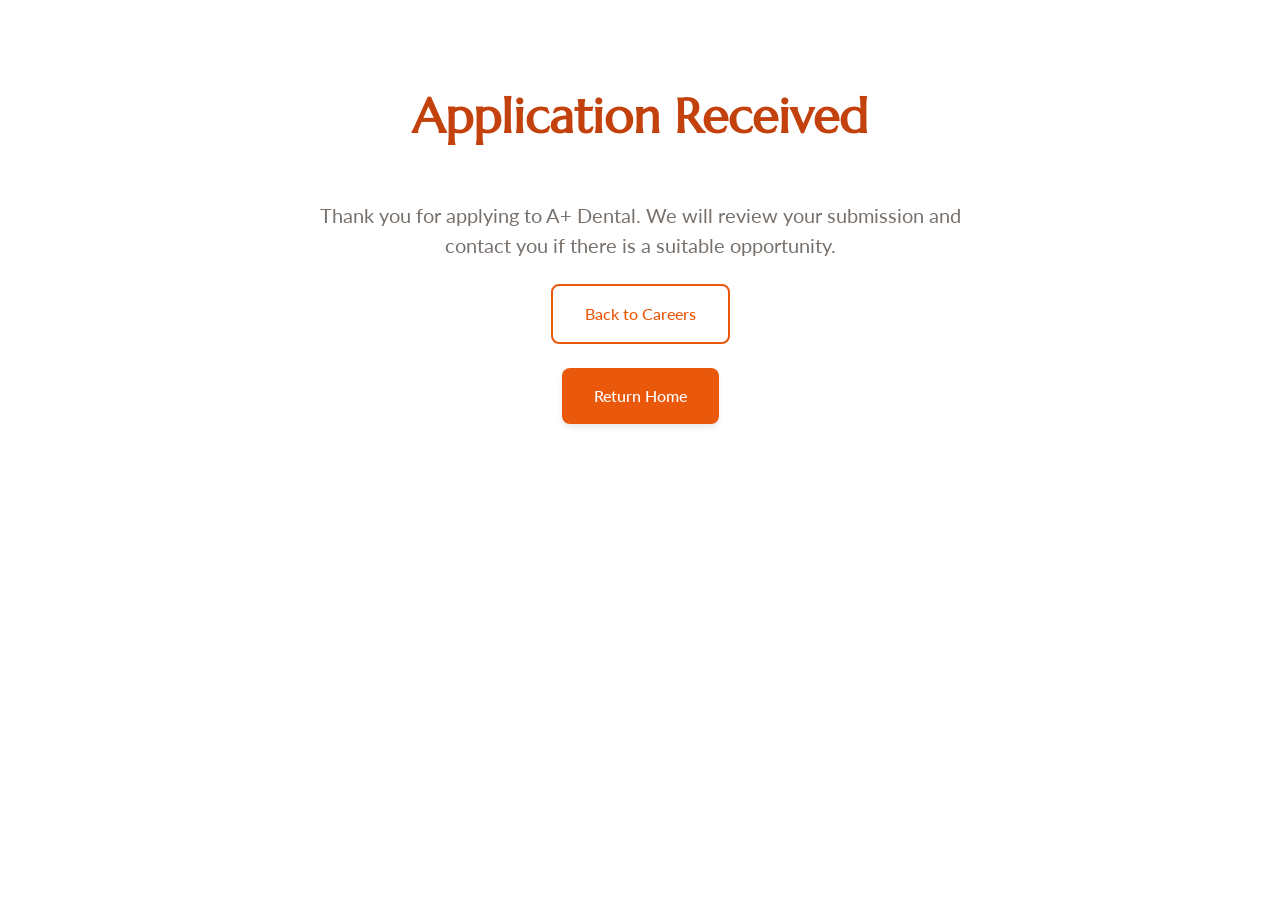
<file: thank-you-careers.html>
<!DOCTYPE html>
<html lang="en">
<head>
  <meta charset="UTF-8">
  <meta name="viewport" content="width=device-width, initial-scale=1.0">
  <meta name="robots" content="noindex, nofollow">
  <title>Application Received | A+ Dental</title>
  <link rel="stylesheet" href="style.css">
</head>
<body>
  <main class="section bg-white min-h-screen">
    <div class="container flex flex-col items-center justify-center text-center space-y-6">
      <h1 class="section-title">Application Received</h1>
      <p class="section-subtitle section-subtitle-constrained">
        Thank you for applying to A+ Dental. We will review your submission and contact you if there is a suitable opportunity.
      </p>
      <a href="/careers" class="btn btn-secondary">Back to Careers</a>
      <a href="/" class="btn btn-primary">Return Home</a>
    </div>
  </main>
</body>
</html>
</file>
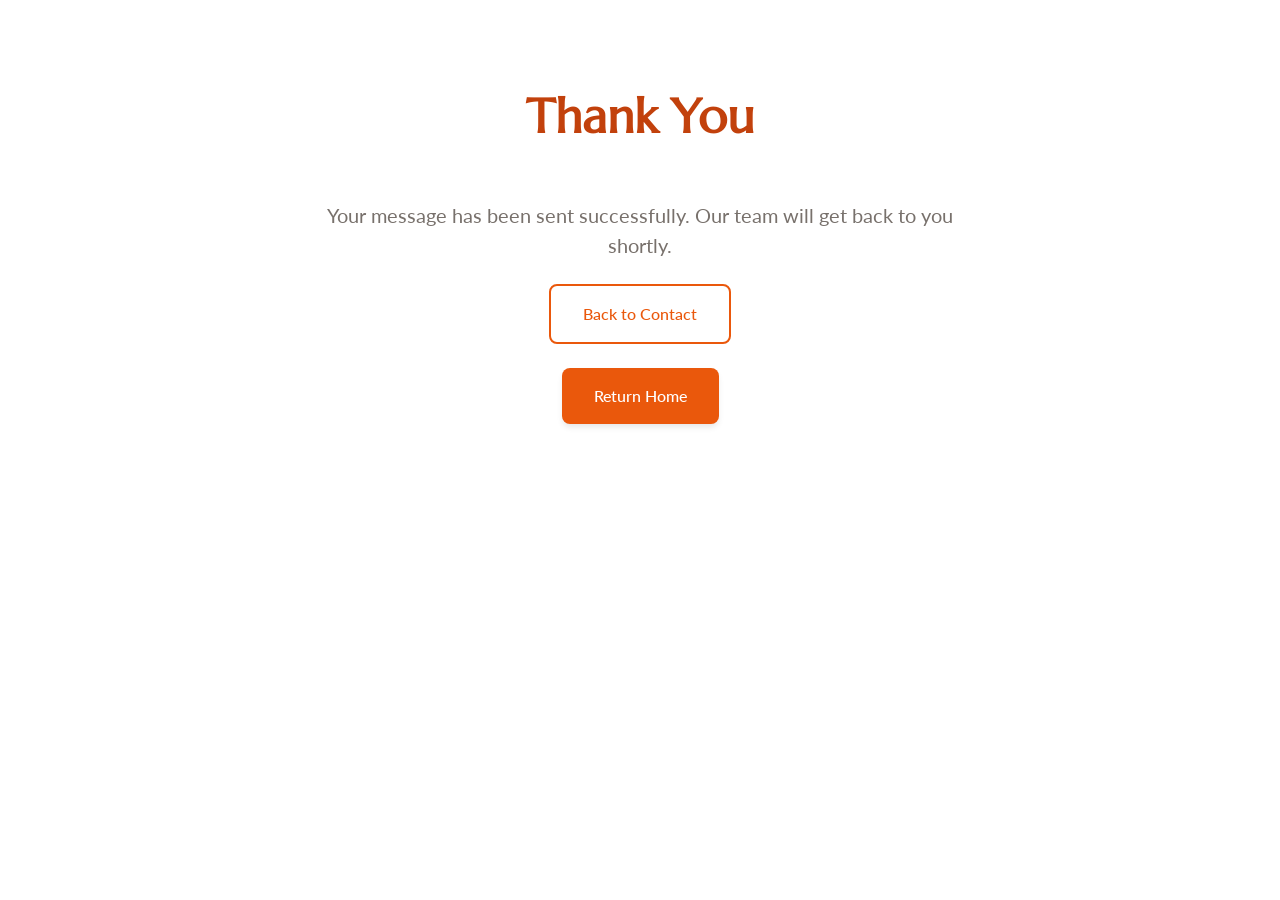
<file: thank-you-contact.html>
<!DOCTYPE html>
<html lang="en">
<head>
  <meta charset="UTF-8">
  <meta name="viewport" content="width=device-width, initial-scale=1.0">
  <meta name="robots" content="noindex, nofollow">
  <title>Thank You | A+ Dental</title>
  <link rel="stylesheet" href="style.css">
</head>
<body>
  <main class="section bg-white min-h-screen">
    <div class="container flex flex-col items-center justify-center text-center space-y-6">
      <h1 class="section-title">Thank You</h1>
      <p class="section-subtitle section-subtitle-constrained">
        Your message has been sent successfully. Our team will get back to you shortly.
      </p>
      <a href="/contact" class="btn btn-secondary">Back to Contact</a>
      <a href="/" class="btn btn-primary">Return Home</a>
    </div>
  </main>
</body>
</html>
</file>
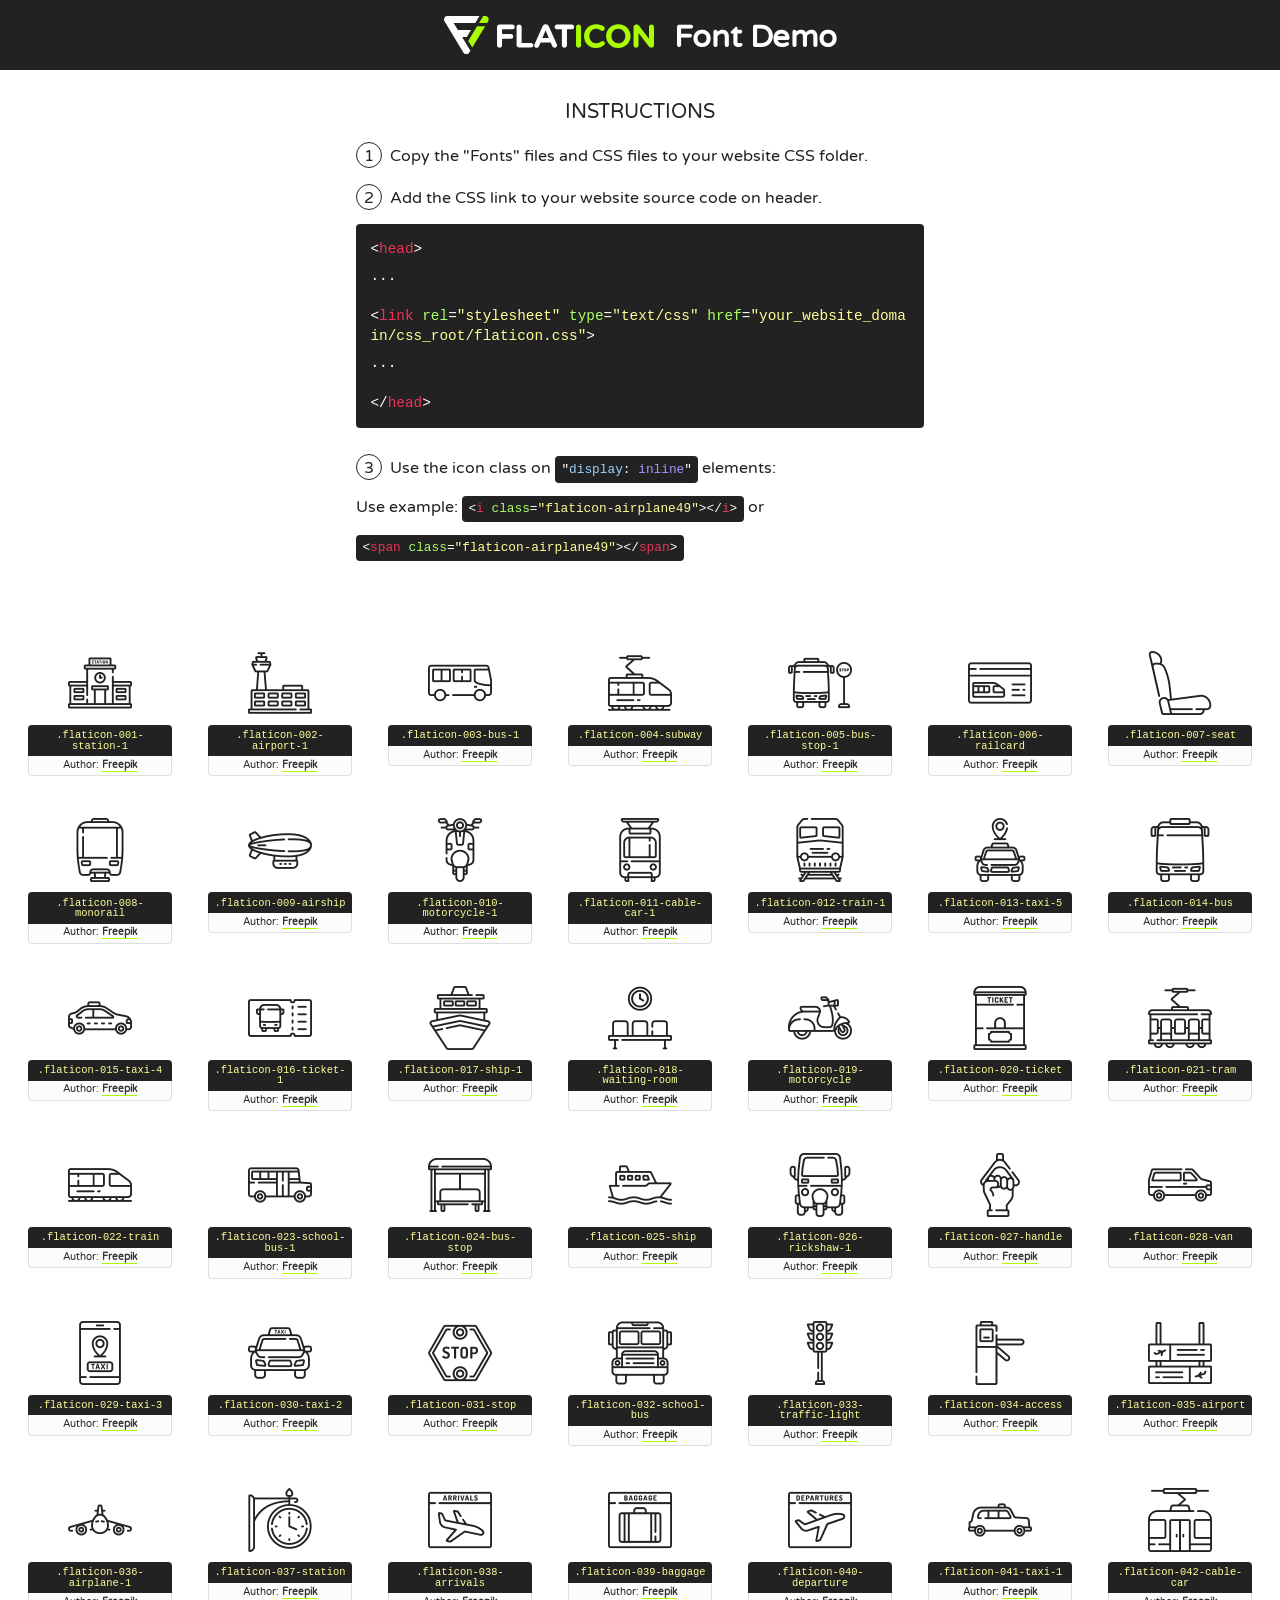
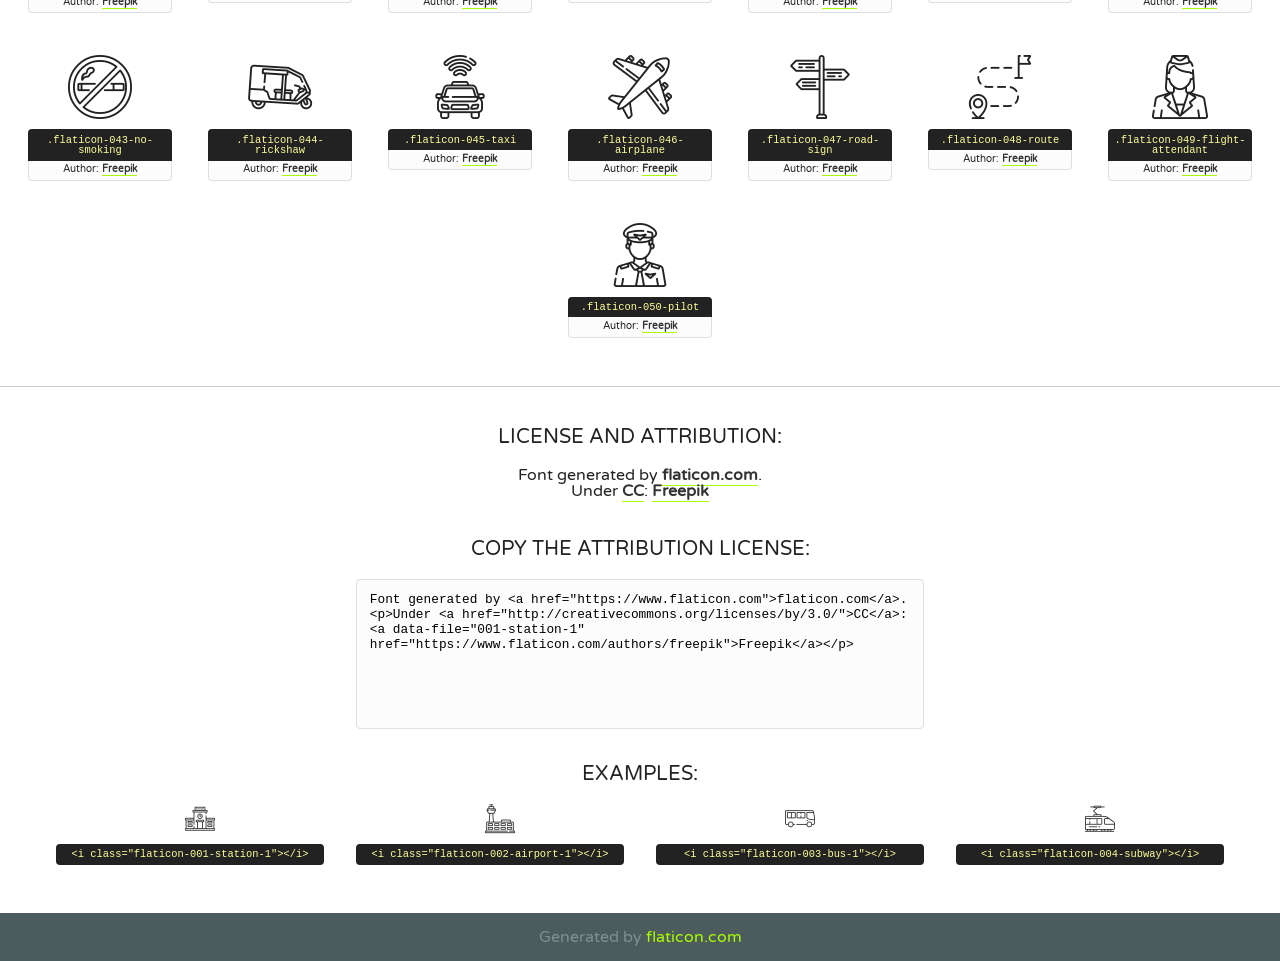
<file: imgs/public-transportation/font/flaticon.html>
<!DOCTYPE html>
<!--
  Flaticon icon font: Flaticon
  Creation date: 25/07/2018 08:41
-->
<html>
<!DOCTYPE html>
<html>

<head>
    <title>Flaticon WebFont</title>
    <link href="http://fonts.googleapis.com/css?family=Varela+Round" rel="stylesheet" type="text/css" />
    <link rel="stylesheet" type="text/css" href="flaticon.css">
    <meta charset="UTF-8">
    <style>
    html, body, div, span, applet, object, iframe,
    h1, h2, h3, h4, h5, h6, p, blockquote, pre,
    a, abbr, acronym, address, big, cite, code,
    del, dfn, em, img, ins, kbd, q, s, samp,
    small, strike, strong, sub, sup, tt, var,
    b, u, i, center,
    dl, dt, dd, ol, ul, li,
    fieldset, form, label, legend,
    table, caption, tbody, tfoot, thead, tr, th, td,
    article, aside, canvas, details, embed, 
    figure, figcaption, footer, header, hgroup, 
    menu, nav, output, ruby, section, summary,
    time, mark, audio, video {
        margin: 0;
        padding: 0;
        border: 0;
        font-size: 100%;
        font: inherit;
        vertical-align: baseline;
    }
    /* HTML5 display-role reset for older browsers */
    article, aside, details, figcaption, figure, 
    footer, header, hgroup, menu, nav, section {
        display: block;
    }
    body {
        line-height: 1;
    }
    ol, ul {
        list-style: none;
    }
    blockquote, q {
        quotes: none;
    }
    blockquote:before, blockquote:after,
    q:before, q:after {
        content: '';
        content: none;
    }
    table {
        border-collapse: collapse;
        border-spacing: 0;
    }
    body {
        font-family: 'Varela Round', Helvetica, Arial, sans-serif;
        font-size: 16px;
        color: #222;
    }
    a {
        color: #333;
        border-bottom: 1px solid #a9fd00;
        font-weight: bold;
        text-decoration: none;
    }
    * {
        -moz-box-sizing: border-box;
        -webkit-box-sizing: border-box;
        box-sizing: border-box;
        margin: 0;
        padding: 0;
    }
    [class^="flaticon-"]:before, [class*=" flaticon-"]:before, [class^="flaticon-"]:after, [class*=" flaticon-"]:after {
        font-family: Flaticon;
        font-size: 30px;
        font-style: normal;
        margin-left: 20px;
        color: #333;
    }
    .wrapper {
        max-width: 600px;
        margin: auto;
        padding: 0 1em;
    }
    .title {
        font-size: 1.25em;
        text-align: center;
        margin-bottom: 1em;
        text-transform: uppercase;
    }
    header {
        text-align: center;
        background-color: #222;
        color: #fff;
        padding: 1em;
    }
    header .logo {
        width: 210px;
        height: 38px;
        display: inline-block;
        vertical-align: middle;
        margin-right: 1em;
        border: none;
    }
    header strong {
        font-size: 1.95em;
        font-weight: bold;
        vertical-align: middle;
        margin-top: 5px;
        display: inline-block;
    }
    .demo {
        margin: 2em auto;
        line-height: 1.25em;
    }
    .demo ul li {
        margin-bottom: 1em;
    }
    .demo ul li .num {
        color: #222;
        border-radius: 20px;
        display: inline-block;
        width: 26px;
        padding: 3px;
        height: 26px;
        text-align: center;
        margin-right: 0.5em;
        border: 1px solid #222;
    }
    .demo ul li code {
        background-color: #222;
        border-radius: 4px;
        padding: 0.25em 0.5em;
        display: inline-block;
        color: #fff;
        font-family: Consolas,Monaco,Lucida Console,Liberation Mono,DejaVu Sans Mono,Bitstream Vera Sans Mono,Courier New, monospace;
        font-weight: lighter;
        margin-top: 1em;
        font-size: 0.8em;
        word-break: break-all;
    }
    .demo ul li code.big {
        padding: 1em;
        font-size: 0.9em;
    }
    .demo ul li code .red {
        color: #EF3159;
    }
    .demo ul li code .green {
        color: #ACFF65;
    }
    .demo ul li code .yellow {
        color: #FFFF99;
    }
    .demo ul li code .blue {
        color: #99D3FF;
    }
    .demo ul li code .purple {
        color: #A295FF;
    }
    .demo ul li code .dots {
        margin-top: 0.5em;
        display: block;
    }
    #glyphs {
        border-bottom: 1px solid #ccc;
        padding: 2em 0;
        text-align: center;
    }
    .glyph {
        display: inline-block;
        width: 9em;
        margin: 1em;
        text-align: center;
        vertical-align: top;
        background: #FFF;
    }
    .glyph .glyph-icon {
        padding: 10px;
        display: block;
        font-family:"Flaticon";
        font-size: 64px;
        line-height: 1;
    }
    .glyph .glyph-icon:before {
        font-size: 64px;
        color: #222;
        margin-left: 0;
    }
    .class-name {
        font-size: 0.65em;
        background-color: #222;
        color: #fff;
        border-radius: 4px 4px 0 0;
        padding: 0.5em;
        color: #FFFF99;
        font-family: Consolas,Monaco,Lucida Console,Liberation Mono,DejaVu Sans Mono,Bitstream Vera Sans Mono,Courier New, monospace;
    }
    .author-name {
        font-size: 0.6em;
        background-color: #fcfcfd;
        border: 1px solid #DEDEE4;
        border-top: 0;
        border-radius: 0 0 4px 4px;
        padding: 0.5em;
    }
    .class-name:last-child {
        font-size: 10px;
        color:#888;
    }
    .class-name:last-child a {
        font-size: 10px;
        color:#555;
    }
    .class-name:last-child a:hover {
        color:#a9fd00;
    }
    .glyph > input {
        display: block;
        width: 100px;
        margin: 5px auto;
        text-align: center;
        font-size: 12px;
        cursor: text;
    }
    .glyph > input.icon-input {
        font-family:"Flaticon";
        font-size: 16px;
        margin-bottom: 10px;
    }
    .attribution .title {
        margin-top: 2em;
    }
    .attribution textarea {
        background-color: #fcfcfd;
        padding: 1em;
        border: none;
        box-shadow: none;
        border: 1px solid #DEDEE4;
        border-radius: 4px;
        resize: none;
        width: 100%;
        height: 150px;
        font-size: 0.8em;
        font-family: Consolas,Monaco,Lucida Console,Liberation Mono,DejaVu Sans Mono,Bitstream Vera Sans Mono,Courier New, monospace;
        -webkit-appearance: none;
    }
    .iconsuse {
        margin: 2em auto;
        text-align: center;
        max-width: 1200px;
    }
    .iconsuse:after {
        content: '';
        display: table;
        clear: both;
    }
    .iconsuse .image {
        float: left;
        width: 25%;
        padding: 0 1em;
    }
    .iconsuse .image p {
        margin-bottom: 1em;
    }
    .iconsuse .image span {
        display: block;
        font-size: 0.65em;
        background-color: #222;
        color: #fff;
        border-radius: 4px;
        padding: 0.5em;
        color: #FFFF99;
        margin-top: 1em;
        font-family: Consolas,Monaco,Lucida Console,Liberation Mono,DejaVu Sans Mono,Bitstream Vera Sans Mono,Courier New, monospace;
    }
    #footer {
        text-align: center;
        background-color: #4C5B5C;
        color: #7c9192;
        padding: 1em;
    }
    #footer a {
        border: none;
        color: #a9fd00;
        font-weight: normal;
    }
    @media (max-width: 960px) {
        .iconsuse .image {
            width: 50%;
        }
    }
    @media (max-width: 560px) {
        .iconsuse .image {
            width: 100%;
        }
    }
    </style>
</head>

<body class="characters-off">

    <header>
        <a href="https://www.flaticon.com" target="_blank" class="logo">
            <svg version="1.1" xmlns="http://www.w3.org/2000/svg" xmlns:xlink="http://www.w3.org/1999/xlink" xmlns:a="http://ns.adobe.com/AdobeSVGViewerExtensions/3.0/" viewBox="0 0 560.875 102.036" enable-background="new 0 0 560.875 102.036" xml:space="preserve">
                <defs>
                </defs>
                <g>
                    <g class="letters">
                        <path fill="#ffffff" d="M141.596,29.675c0-3.777,2.985-6.767,6.764-6.767h34.438c3.426,0,6.15,2.728,6.15,6.15
                        c0,3.43-2.724,6.149-6.15,6.149h-27.674v13.091h23.719c3.429,0,6.151,2.724,6.151,6.15c0,3.43-2.723,6.149-6.151,6.149h-23.719
                        v17.574c0,3.773-2.986,6.761-6.764,6.761c-3.779,0-6.764-2.989-6.764-6.761V29.675z"></path>
                        <path fill="#ffffff" d="M193.844,29.149c0-3.781,2.985-6.767,6.764-6.767c3.776,0,6.763,2.985,6.763,6.767v42.957h25.039
                        c3.426,0,6.149,2.726,6.149,6.153c0,3.425-2.723,6.15-6.149,6.15h-31.802c-3.779,0-6.764-2.986-6.764-6.768V29.149z"></path>
                        <path fill="#ffffff" d="M241.891,75.71l21.438-48.407c1.492-3.341,4.215-5.357,7.906-5.357h0.792
                        c3.686,0,6.323,2.017,7.815,5.357l21.439,48.407c0.436,0.967,0.701,1.845,0.701,2.723c0,3.602-2.809,6.501-6.414,6.501
                        c-3.161,0-5.269-1.845-6.499-4.655l-4.132-9.661h-27.059l-4.301,10.102c-1.144,2.631-3.426,4.214-6.237,4.214
                        c-3.517,0-6.24-2.81-6.24-6.325C241.1,77.64,241.451,76.677,241.891,75.71z M279.932,58.666l-8.521-20.297l-8.526,20.297H279.932
                        z"></path>
                        <path fill="#ffffff" d="M314.864,35.387H301.86c-3.429,0-6.239-2.813-6.239-6.238c0-3.429,2.811-6.24,6.239-6.24h39.533
                        c3.426,0,6.237,2.811,6.237,6.24c0,3.425-2.811,6.238-6.237,6.238h-13.001v42.785c0,3.773-2.99,6.761-6.764,6.761
                        c-3.779,0-6.764-2.989-6.764-6.761V35.387z"></path>
                        <path fill="#A9FD00" d="M352.615,29.149c0-3.781,2.985-6.767,6.767-6.767c3.774,0,6.761,2.985,6.761,6.767v49.024
                        c0,3.773-2.987,6.761-6.761,6.761c-3.781,0-6.767-2.989-6.767-6.761V29.149z"></path>
                        <path fill="#A9FD00" d="M374.132,53.836v-0.179c0-17.481,13.178-31.801,32.065-31.801c9.22,0,15.459,2.458,20.557,6.238
                        c1.402,1.054,2.637,2.985,2.637,5.357c0,3.692-2.985,6.59-6.681,6.59c-1.845,0-3.071-0.702-4.044-1.319
                        c-3.776-2.813-7.729-4.393-12.562-4.393c-10.364,0-17.831,8.611-17.831,19.154v0.173c0,10.542,7.291,19.329,17.831,19.329
                        c5.715,0,9.492-1.756,13.359-4.834c1.049-0.874,2.458-1.491,4.039-1.491c3.429,0,6.325,2.813,6.325,6.236
                        c0,2.106-1.056,3.78-2.282,4.834c-5.539,4.834-12.036,7.733-21.878,7.733C387.572,85.464,374.132,71.493,374.132,53.836z"></path>
                        <path fill="#A9FD00" d="M433.009,53.836v-0.179c0-17.481,13.79-31.801,32.766-31.801c18.981,0,32.592,14.143,32.592,31.628v0.173
                        c0,17.483-13.785,31.807-32.769,31.807C446.625,85.464,433.009,71.32,433.009,53.836z M484.224,53.836v-0.179
                        c0-10.539-7.725-19.326-18.626-19.326c-10.893,0-18.449,8.611-18.449,19.154v0.173c0,10.542,7.73,19.329,18.626,19.329
                        C476.676,72.986,484.224,64.378,484.224,53.836z"></path>
                        <path fill="#A9FD00" d="M506.233,29.321c0-3.774,2.99-6.763,6.767-6.763h1.401c3.252,0,5.183,1.583,7.029,3.953l26.093,34.265
                        V29.059c0-3.692,2.99-6.677,6.681-6.677c3.683,0,6.671,2.985,6.671,6.677v48.934c0,3.78-2.987,6.765-6.764,6.765h-0.436
                        c-3.257,0-5.188-1.581-7.034-3.953l-27.056-35.492v32.944c0,3.687-2.985,6.676-6.678,6.676c-3.683,0-6.673-2.989-6.673-6.676
                        V29.321z"></path>
                    </g>
                    <g class="insignia">
                        <path fill="#ffffff" d="M48.372,56.137h12.517l11.156-18.537H37.186L25.688,18.539h57.825L94.668,0H9.271
                        C5.925,0,2.842,1.801,1.198,4.716c-1.644,2.907-1.593,6.482,0.134,9.343l50.38,83.501c1.678,2.781,4.689,4.476,7.938,4.476
                        c3.246,0,6.257-1.695,7.935-4.476l2.898-4.804L48.372,56.137z"></path>
                        <g class="i">
                            <path fill="#A9FD00" d="M93.575,18.539h0.031v0.004l21.652,0.004l2.705-4.488c1.727-2.861,1.778-6.436,0.133-9.343
                            C116.454,1.801,113.371,0,110.026,0h-5.294L93.575,18.539z"></path>
                            <polygon fill="#A9FD00" points="88.291,27.356 64.725,66.486 75.519,84.404 109.942,27.356"></polygon>
                        </g>
                    </g>
                </g>
            </svg>
        </a>
        <strong>Font Demo</strong>
    </header>


    <section class="demo wrapper">

        <p class="title">Instructions</p>

        <ul>
            <li>
                <span class="num">1</span>Copy the "Fonts" files and CSS files to your website CSS folder.
            </li>
            <li>
                <span class="num">2</span>Add the CSS link to your website source code on header.
                <code class="big">
                    &lt;<span class="red">head</span>&gt;
                    <br/><span class="dots">...</span>
                    <br/>&lt;<span class="red">link</span> <span class="green">rel</span>=<span class="yellow">"stylesheet"</span> <span class="green">type</span>=<span class="yellow">"text/css"</span> <span class="green">href</span>=<span class="yellow">"your_website_domain/css_root/flaticon.css"</span>&gt;
                    <br/><span class="dots">...</span>
                    <br/>&lt;/<span class="red">head</span>&gt;
                </code>
            </li>

            <li>
                <p>
                    <span class="num">3</span>Use the icon class on <code>"<span class="blue">display</span>:<span class="purple"> inline</span>"</code> elements:
                    <br />
                    Use example: <code>&lt;<span class="red">i</span> <span class="green">class</span>=<span class="yellow">&quot;flaticon-airplane49&quot;</span>&gt;&lt;/<span class="red">i</span>&gt;</code> or <code>&lt;<span class="red">span</span> <span class="green">class</span>=<span class="yellow">&quot;flaticon-airplane49&quot;</span>&gt;&lt;/<span class="red">span</span>&gt;</code>
            </li>
        </ul>

    </section>




   <section id="glyphs">          
    
      
        <div class="glyph"><div class="glyph-icon flaticon-001-station-1"></div>
            <div class="class-name">.flaticon-001-station-1</div>
            <div class="author-name">Author: <a data-file="001-station-1" href="https://www.flaticon.com/authors/freepik">Freepik</a> </div> 
        </div>        
        
        <div class="glyph"><div class="glyph-icon flaticon-002-airport-1"></div>
            <div class="class-name">.flaticon-002-airport-1</div>
            <div class="author-name">Author: <a data-file="002-airport-1" href="https://www.flaticon.com/authors/freepik">Freepik</a> </div> 
        </div>        
        
        <div class="glyph"><div class="glyph-icon flaticon-003-bus-1"></div>
            <div class="class-name">.flaticon-003-bus-1</div>
            <div class="author-name">Author: <a data-file="003-bus-1" href="https://www.flaticon.com/authors/freepik">Freepik</a> </div> 
        </div>        
        
        <div class="glyph"><div class="glyph-icon flaticon-004-subway"></div>
            <div class="class-name">.flaticon-004-subway</div>
            <div class="author-name">Author: <a data-file="004-subway" href="https://www.flaticon.com/authors/freepik">Freepik</a> </div> 
        </div>        
        
        <div class="glyph"><div class="glyph-icon flaticon-005-bus-stop-1"></div>
            <div class="class-name">.flaticon-005-bus-stop-1</div>
            <div class="author-name">Author: <a data-file="005-bus-stop-1" href="https://www.flaticon.com/authors/freepik">Freepik</a> </div> 
        </div>        
        
        <div class="glyph"><div class="glyph-icon flaticon-006-railcard"></div>
            <div class="class-name">.flaticon-006-railcard</div>
            <div class="author-name">Author: <a data-file="006-railcard" href="https://www.flaticon.com/authors/freepik">Freepik</a> </div> 
        </div>        
        
        <div class="glyph"><div class="glyph-icon flaticon-007-seat"></div>
            <div class="class-name">.flaticon-007-seat</div>
            <div class="author-name">Author: <a data-file="007-seat" href="https://www.flaticon.com/authors/freepik">Freepik</a> </div> 
        </div>        
        
        <div class="glyph"><div class="glyph-icon flaticon-008-monorail"></div>
            <div class="class-name">.flaticon-008-monorail</div>
            <div class="author-name">Author: <a data-file="008-monorail" href="https://www.flaticon.com/authors/freepik">Freepik</a> </div> 
        </div>        
        
        <div class="glyph"><div class="glyph-icon flaticon-009-airship"></div>
            <div class="class-name">.flaticon-009-airship</div>
            <div class="author-name">Author: <a data-file="009-airship" href="https://www.flaticon.com/authors/freepik">Freepik</a> </div> 
        </div>        
        
        <div class="glyph"><div class="glyph-icon flaticon-010-motorcycle-1"></div>
            <div class="class-name">.flaticon-010-motorcycle-1</div>
            <div class="author-name">Author: <a data-file="010-motorcycle-1" href="https://www.flaticon.com/authors/freepik">Freepik</a> </div> 
        </div>        
        
        <div class="glyph"><div class="glyph-icon flaticon-011-cable-car-1"></div>
            <div class="class-name">.flaticon-011-cable-car-1</div>
            <div class="author-name">Author: <a data-file="011-cable-car-1" href="https://www.flaticon.com/authors/freepik">Freepik</a> </div> 
        </div>        
        
        <div class="glyph"><div class="glyph-icon flaticon-012-train-1"></div>
            <div class="class-name">.flaticon-012-train-1</div>
            <div class="author-name">Author: <a data-file="012-train-1" href="https://www.flaticon.com/authors/freepik">Freepik</a> </div> 
        </div>        
        
        <div class="glyph"><div class="glyph-icon flaticon-013-taxi-5"></div>
            <div class="class-name">.flaticon-013-taxi-5</div>
            <div class="author-name">Author: <a data-file="013-taxi-5" href="https://www.flaticon.com/authors/freepik">Freepik</a> </div> 
        </div>        
        
        <div class="glyph"><div class="glyph-icon flaticon-014-bus"></div>
            <div class="class-name">.flaticon-014-bus</div>
            <div class="author-name">Author: <a data-file="014-bus" href="https://www.flaticon.com/authors/freepik">Freepik</a> </div> 
        </div>        
        
        <div class="glyph"><div class="glyph-icon flaticon-015-taxi-4"></div>
            <div class="class-name">.flaticon-015-taxi-4</div>
            <div class="author-name">Author: <a data-file="015-taxi-4" href="https://www.flaticon.com/authors/freepik">Freepik</a> </div> 
        </div>        
        
        <div class="glyph"><div class="glyph-icon flaticon-016-ticket-1"></div>
            <div class="class-name">.flaticon-016-ticket-1</div>
            <div class="author-name">Author: <a data-file="016-ticket-1" href="https://www.flaticon.com/authors/freepik">Freepik</a> </div> 
        </div>        
        
        <div class="glyph"><div class="glyph-icon flaticon-017-ship-1"></div>
            <div class="class-name">.flaticon-017-ship-1</div>
            <div class="author-name">Author: <a data-file="017-ship-1" href="https://www.flaticon.com/authors/freepik">Freepik</a> </div> 
        </div>        
        
        <div class="glyph"><div class="glyph-icon flaticon-018-waiting-room"></div>
            <div class="class-name">.flaticon-018-waiting-room</div>
            <div class="author-name">Author: <a data-file="018-waiting-room" href="https://www.flaticon.com/authors/freepik">Freepik</a> </div> 
        </div>        
        
        <div class="glyph"><div class="glyph-icon flaticon-019-motorcycle"></div>
            <div class="class-name">.flaticon-019-motorcycle</div>
            <div class="author-name">Author: <a data-file="019-motorcycle" href="https://www.flaticon.com/authors/freepik">Freepik</a> </div> 
        </div>        
        
        <div class="glyph"><div class="glyph-icon flaticon-020-ticket"></div>
            <div class="class-name">.flaticon-020-ticket</div>
            <div class="author-name">Author: <a data-file="020-ticket" href="https://www.flaticon.com/authors/freepik">Freepik</a> </div> 
        </div>        
        
        <div class="glyph"><div class="glyph-icon flaticon-021-tram"></div>
            <div class="class-name">.flaticon-021-tram</div>
            <div class="author-name">Author: <a data-file="021-tram" href="https://www.flaticon.com/authors/freepik">Freepik</a> </div> 
        </div>        
        
        <div class="glyph"><div class="glyph-icon flaticon-022-train"></div>
            <div class="class-name">.flaticon-022-train</div>
            <div class="author-name">Author: <a data-file="022-train" href="https://www.flaticon.com/authors/freepik">Freepik</a> </div> 
        </div>        
        
        <div class="glyph"><div class="glyph-icon flaticon-023-school-bus-1"></div>
            <div class="class-name">.flaticon-023-school-bus-1</div>
            <div class="author-name">Author: <a data-file="023-school-bus-1" href="https://www.flaticon.com/authors/freepik">Freepik</a> </div> 
        </div>        
        
        <div class="glyph"><div class="glyph-icon flaticon-024-bus-stop"></div>
            <div class="class-name">.flaticon-024-bus-stop</div>
            <div class="author-name">Author: <a data-file="024-bus-stop" href="https://www.flaticon.com/authors/freepik">Freepik</a> </div> 
        </div>        
        
        <div class="glyph"><div class="glyph-icon flaticon-025-ship"></div>
            <div class="class-name">.flaticon-025-ship</div>
            <div class="author-name">Author: <a data-file="025-ship" href="https://www.flaticon.com/authors/freepik">Freepik</a> </div> 
        </div>        
        
        <div class="glyph"><div class="glyph-icon flaticon-026-rickshaw-1"></div>
            <div class="class-name">.flaticon-026-rickshaw-1</div>
            <div class="author-name">Author: <a data-file="026-rickshaw-1" href="https://www.flaticon.com/authors/freepik">Freepik</a> </div> 
        </div>        
        
        <div class="glyph"><div class="glyph-icon flaticon-027-handle"></div>
            <div class="class-name">.flaticon-027-handle</div>
            <div class="author-name">Author: <a data-file="027-handle" href="https://www.flaticon.com/authors/freepik">Freepik</a> </div> 
        </div>        
        
        <div class="glyph"><div class="glyph-icon flaticon-028-van"></div>
            <div class="class-name">.flaticon-028-van</div>
            <div class="author-name">Author: <a data-file="028-van" href="https://www.flaticon.com/authors/freepik">Freepik</a> </div> 
        </div>        
        
        <div class="glyph"><div class="glyph-icon flaticon-029-taxi-3"></div>
            <div class="class-name">.flaticon-029-taxi-3</div>
            <div class="author-name">Author: <a data-file="029-taxi-3" href="https://www.flaticon.com/authors/freepik">Freepik</a> </div> 
        </div>        
        
        <div class="glyph"><div class="glyph-icon flaticon-030-taxi-2"></div>
            <div class="class-name">.flaticon-030-taxi-2</div>
            <div class="author-name">Author: <a data-file="030-taxi-2" href="https://www.flaticon.com/authors/freepik">Freepik</a> </div> 
        </div>        
        
        <div class="glyph"><div class="glyph-icon flaticon-031-stop"></div>
            <div class="class-name">.flaticon-031-stop</div>
            <div class="author-name">Author: <a data-file="031-stop" href="https://www.flaticon.com/authors/freepik">Freepik</a> </div> 
        </div>        
        
        <div class="glyph"><div class="glyph-icon flaticon-032-school-bus"></div>
            <div class="class-name">.flaticon-032-school-bus</div>
            <div class="author-name">Author: <a data-file="032-school-bus" href="https://www.flaticon.com/authors/freepik">Freepik</a> </div> 
        </div>        
        
        <div class="glyph"><div class="glyph-icon flaticon-033-traffic-light"></div>
            <div class="class-name">.flaticon-033-traffic-light</div>
            <div class="author-name">Author: <a data-file="033-traffic-light" href="https://www.flaticon.com/authors/freepik">Freepik</a> </div> 
        </div>        
        
        <div class="glyph"><div class="glyph-icon flaticon-034-access"></div>
            <div class="class-name">.flaticon-034-access</div>
            <div class="author-name">Author: <a data-file="034-access" href="https://www.flaticon.com/authors/freepik">Freepik</a> </div> 
        </div>        
        
        <div class="glyph"><div class="glyph-icon flaticon-035-airport"></div>
            <div class="class-name">.flaticon-035-airport</div>
            <div class="author-name">Author: <a data-file="035-airport" href="https://www.flaticon.com/authors/freepik">Freepik</a> </div> 
        </div>        
        
        <div class="glyph"><div class="glyph-icon flaticon-036-airplane-1"></div>
            <div class="class-name">.flaticon-036-airplane-1</div>
            <div class="author-name">Author: <a data-file="036-airplane-1" href="https://www.flaticon.com/authors/freepik">Freepik</a> </div> 
        </div>        
        
        <div class="glyph"><div class="glyph-icon flaticon-037-station"></div>
            <div class="class-name">.flaticon-037-station</div>
            <div class="author-name">Author: <a data-file="037-station" href="https://www.flaticon.com/authors/freepik">Freepik</a> </div> 
        </div>        
        
        <div class="glyph"><div class="glyph-icon flaticon-038-arrivals"></div>
            <div class="class-name">.flaticon-038-arrivals</div>
            <div class="author-name">Author: <a data-file="038-arrivals" href="https://www.flaticon.com/authors/freepik">Freepik</a> </div> 
        </div>        
        
        <div class="glyph"><div class="glyph-icon flaticon-039-baggage"></div>
            <div class="class-name">.flaticon-039-baggage</div>
            <div class="author-name">Author: <a data-file="039-baggage" href="https://www.flaticon.com/authors/freepik">Freepik</a> </div> 
        </div>        
        
        <div class="glyph"><div class="glyph-icon flaticon-040-departure"></div>
            <div class="class-name">.flaticon-040-departure</div>
            <div class="author-name">Author: <a data-file="040-departure" href="https://www.flaticon.com/authors/freepik">Freepik</a> </div> 
        </div>        
        
        <div class="glyph"><div class="glyph-icon flaticon-041-taxi-1"></div>
            <div class="class-name">.flaticon-041-taxi-1</div>
            <div class="author-name">Author: <a data-file="041-taxi-1" href="https://www.flaticon.com/authors/freepik">Freepik</a> </div> 
        </div>        
        
        <div class="glyph"><div class="glyph-icon flaticon-042-cable-car"></div>
            <div class="class-name">.flaticon-042-cable-car</div>
            <div class="author-name">Author: <a data-file="042-cable-car" href="https://www.flaticon.com/authors/freepik">Freepik</a> </div> 
        </div>        
        
        <div class="glyph"><div class="glyph-icon flaticon-043-no-smoking"></div>
            <div class="class-name">.flaticon-043-no-smoking</div>
            <div class="author-name">Author: <a data-file="043-no-smoking" href="https://www.flaticon.com/authors/freepik">Freepik</a> </div> 
        </div>        
        
        <div class="glyph"><div class="glyph-icon flaticon-044-rickshaw"></div>
            <div class="class-name">.flaticon-044-rickshaw</div>
            <div class="author-name">Author: <a data-file="044-rickshaw" href="https://www.flaticon.com/authors/freepik">Freepik</a> </div> 
        </div>        
        
        <div class="glyph"><div class="glyph-icon flaticon-045-taxi"></div>
            <div class="class-name">.flaticon-045-taxi</div>
            <div class="author-name">Author: <a data-file="045-taxi" href="https://www.flaticon.com/authors/freepik">Freepik</a> </div> 
        </div>        
        
        <div class="glyph"><div class="glyph-icon flaticon-046-airplane"></div>
            <div class="class-name">.flaticon-046-airplane</div>
            <div class="author-name">Author: <a data-file="046-airplane" href="https://www.flaticon.com/authors/freepik">Freepik</a> </div> 
        </div>        
        
        <div class="glyph"><div class="glyph-icon flaticon-047-road-sign"></div>
            <div class="class-name">.flaticon-047-road-sign</div>
            <div class="author-name">Author: <a data-file="047-road-sign" href="https://www.flaticon.com/authors/freepik">Freepik</a> </div> 
        </div>        
        
        <div class="glyph"><div class="glyph-icon flaticon-048-route"></div>
            <div class="class-name">.flaticon-048-route</div>
            <div class="author-name">Author: <a data-file="048-route" href="https://www.flaticon.com/authors/freepik">Freepik</a> </div> 
        </div>        
        
        <div class="glyph"><div class="glyph-icon flaticon-049-flight-attendant"></div>
            <div class="class-name">.flaticon-049-flight-attendant</div>
            <div class="author-name">Author: <a data-file="049-flight-attendant" href="https://www.flaticon.com/authors/freepik">Freepik</a> </div> 
        </div>        
        
        <div class="glyph"><div class="glyph-icon flaticon-050-pilot"></div>
            <div class="class-name">.flaticon-050-pilot</div>
            <div class="author-name">Author: <a data-file="050-pilot" href="https://www.flaticon.com/authors/freepik">Freepik</a> </div> 
        </div>        
        

    </section>



    <section class="attribution wrapper"   style="text-align:center;">

      <div class="title">License and attribution:</div><div class="attrDiv">Font generated by <a href="https://www.flaticon.com">flaticon.com</a>. <div><p>Under <a href="http://creativecommons.org/licenses/by/3.0/">CC</a>: <a data-file="001-station-1" href="https://www.flaticon.com/authors/freepik">Freepik</a></p>  </div>
      </div>
      <div class="title">Copy the Attribution License:</div>

    <textarea onclick="this.focus();this.select();">Font generated by &lt;a href=&quot;https://www.flaticon.com&quot;&gt;flaticon.com&lt;/a&gt;. <p>Under <a href="http://creativecommons.org/licenses/by/3.0/">CC</a>: <a data-file="001-station-1" href="https://www.flaticon.com/authors/freepik">Freepik</a></p>  
     </textarea>

    </section>

    <section class="iconsuse">

          <div class="title">Examples:</div>            
             
            <div class="image">
                <p>
                    <i class="glyph-icon flaticon-001-station-1"></i> 
                    <span>&lt;i class=&quot;flaticon-001-station-1&quot;&gt;&lt;/i&gt;</span>
                </p>
            </div>
            
            <div class="image">
                <p>
                    <i class="glyph-icon flaticon-002-airport-1"></i> 
                    <span>&lt;i class=&quot;flaticon-002-airport-1&quot;&gt;&lt;/i&gt;</span>
                </p>
            </div>
            
            <div class="image">
                <p>
                    <i class="glyph-icon flaticon-003-bus-1"></i> 
                    <span>&lt;i class=&quot;flaticon-003-bus-1&quot;&gt;&lt;/i&gt;</span>
                </p>
            </div>
            
            <div class="image">
                <p>
                    <i class="glyph-icon flaticon-004-subway"></i> 
                    <span>&lt;i class=&quot;flaticon-004-subway&quot;&gt;&lt;/i&gt;</span>
                </p>
            </div>
                       
        </div>
                            
    </section>

<div id="footer">
    <div>Generated by <a href="https://www.flaticon.com">flaticon.com</a>
    </div>
</div>



</body>
</html>
</file>
<file: style.css>
@import url('https://fonts.googleapis.com/css2?family=Lato:wght@400;600;700&family=Marcellus&display=swap');

/* Reset and Base Styles */
* {
  margin: 0;
  padding: 0;
  box-sizing: border-box;
}

body {
  font-family: 'Lato', sans-serif;
  -webkit-font-smoothing: antialiased;
  -moz-osx-font-smoothing: grayscale;
  background-color: #ffffff;
  color: #18181b;
  line-height: 1.5;
}

:root {
  --site-header-offset: 9.5rem;
  --site-header-offset-lg: 10.5rem;
}

/* Skip Links */
.skip-link {
  position: absolute;
  top: 0;
  left: 0;
  background: white;
  color: #18181b;
  padding: 0.75rem 1rem;
  text-decoration: none;
  z-index: 100;
  border-radius: 0 0 0.25rem 0;
  font-weight: 600;
  transform: translateY(-140%);
}

.skip-link:focus {
  transform: translateY(0);
  outline: 3px solid #ea580c;
  outline-offset: 2px;
}

/* Container */
.container {
  max-width: 1280px;
  margin: 0 auto;
  padding: 0 1rem;
}

@media (min-width: 640px) {
  .container {
    padding: 0 1.5rem;
  }
}

@media (min-width: 1024px) {
  .container {
    padding: 0 2rem;
  }
}

/* Top Banner */
.top-banner {
  background-color: #78716c;
  padding: 0.5rem 0;
}

.top-banner .container {
  padding-left: 0.5rem;
  padding-right: 0.5rem;
}

.top-banner-inner {
  display: flex;
  justify-content: flex-start;
  align-items: center;
  gap: 1rem;
}

.top-banner-cdcp {
  margin-right: auto;
  display: inline-flex;
  align-items: center;
  gap: 0.2rem;
  color: #fff7ed;
  font-size: 0.78rem;
  font-weight: 700;
  letter-spacing: 0.04em;
  text-transform: uppercase;
}

@media (min-width: 640px) {
  .top-banner .container {
    padding-left: 0.75rem;
    padding-right: 0.75rem;
  }
}

@media (min-width: 1024px) {
  .top-banner .container {
    padding-left: 1rem;
    padding-right: 1rem;
  }
}

.top-banner-cdcp-logo {
  width: 24px;
  height: 24px;
  object-fit: contain;
  object-position: center;
  display: block;
}

.top-banner-cta {
  color: #fff7ed;
  text-decoration: none;
  font-weight: 500;
  font-size: 0.8125rem;
  letter-spacing: 0.025em;
  display: inline-flex;
  align-items: center;
  padding: 0.25rem 0;
  transition: color 0.2s;
}

.top-banner-phone:hover,
.top-banner-appointment:hover {
  color: white;
}

.top-banner-inner .top-banner-appointment {
  padding-left: 1.5rem;
  border-left: 1px solid #a8a29e;
}

/* Header */
header {
  position: fixed;
  top: 0;
  left: 0;
  right: 0;
  background-color: rgba(255, 255, 255, 0.95);
  backdrop-filter: blur(8px);
  box-shadow: 0 1px 2px 0 rgba(0, 0, 0, 0.05);
  z-index: 50;
}

.header-content {
  display: flex;
  justify-content: space-between;
  align-items: center;
  padding: 1rem 0;
}

.logo {
  display: flex;
  align-items: center;
  gap: 0.85rem;
  font-family: 'Marcellus', serif;
  font-size: 2rem;
  font-weight: 500;
  letter-spacing: 0.02em;
  color: #ea580c;
  text-decoration: none;
}

.logo img {
  height: 68px;
  width: auto;
  object-fit: contain;
  transition: transform 0.2s ease;
}

.logo:hover img {
  transform: scale(1.04);
}

/* Navigation */
nav {
  display: none;
}

@media (min-width: 768px) {
  nav {
    display: flex;
    align-items: center;
    gap: 2rem;
  }
}

nav a {
  font-family: 'Marcellus', serif;
  font-size: 0.875rem;
  font-weight: 500;
  letter-spacing: 0.05em;
  text-transform: uppercase;
  color: #374151;
  text-decoration: none;
  transition: color 0.2s;
}

nav a:hover {
  color: #ea580c;
}

nav a:focus {
  outline: 2px solid #ea580c;
  outline-offset: 2px;
  border-radius: 0.25rem;
}

nav a.active {
  color: #ea580c;
  font-weight: 600;
}

/* Nav Dropdown */
.nav-dropdown {
  position: relative;
}

.nav-dropdown-trigger {
  display: inline-flex;
  align-items: center;
  gap: 0.25rem;
}

.nav-dropdown-arrow {
  font-size: 0.7em;
  opacity: 0.8;
}

.nav-dropdown-menu {
  position: absolute;
  top: 100%;
  left: 50%;
  transform: translateX(-50%) translateY(0.25rem);
  min-width: 160px;
  background: #fff;
  box-shadow: 0 10px 25px rgba(0, 0, 0, 0.1);
  border-radius: 0.5rem;
  padding: 0.5rem 0;
  opacity: 0;
  visibility: hidden;
  transition: opacity 0.2s, visibility 0.2s, transform 0.2s;
}

.nav-dropdown:hover .nav-dropdown-menu {
  opacity: 1;
  visibility: visible;
  transform: translateX(-50%) translateY(0.5rem);
}

.nav-dropdown-menu a {
  display: block;
  padding: 0.5rem 1rem;
  color: #374151;
  white-space: nowrap;
}

.nav-dropdown-menu a:hover {
  background: #fff7ed;
  color: #ea580c;
}

/* Mobile Menu */
.mobile-menu-btn {
  display: block;
  background: none;
  border: none;
  color: #374151;
  cursor: pointer;
  padding: 0.5rem;
  border-radius: 0.25rem;
  transition: all 0.2s;
}

.mobile-menu-btn:focus {
  outline: 3px solid #ea580c;
  outline-offset: 2px;
}

@media (min-width: 768px) {
  .mobile-menu-btn {
    display: none;
  }
}

.mobile-menu {
  display: none;
  padding: 1rem 0;
  border-top: 1px solid #e5e7eb;
}

.mobile-menu.active {
  display: block;
}

.mobile-menu a {
  display: block;
  color: #374151;
  text-decoration: none;
  padding: 0.5rem 0;
  transition: color 0.2s;
}

.mobile-menu a:hover,
.mobile-menu a.active {
  color: #ea580c;
}

.mobile-menu a:focus {
  outline: 2px solid #ea580c;
  outline-offset: 2px;
  border-radius: 0.25rem;
}

/* Buttons */
.btn {
  display: inline-flex;
  align-items: center;
  justify-content: center;
  padding: 1rem 2rem;
  border-radius: 0.5rem;
  font-weight: 500;
  text-decoration: none;
  cursor: pointer;
  transition: all 0.2s;
  border: none;
}

.btn-primary {
  background-color: #ea580c;
  color: white;
  box-shadow: 0 4px 6px -1px rgba(0, 0, 0, 0.1);
}

.btn-primary:hover {
  background-color: #c2410c;
  box-shadow: 0 10px 15px -3px rgba(0, 0, 0, 0.1);
}

.btn-primary:focus,
.btn-secondary:focus,
.btn:focus {
  outline: 3px solid #ea580c;
  outline-offset: 2px;
}

.btn-secondary {
  background-color: white;
  color: #ea580c;
  border: 2px solid #ea580c;
}

.btn-secondary:hover {
  background-color: #fff7ed;
}

.btn-link-cta {
  display: inline-block;
  font-size: 0.8rem;
  font-weight: 600;
  letter-spacing: 0.05em;
  text-transform: uppercase;
  color: #ea580c;
  text-decoration: none;
  padding: 0.5rem 0;
  transition: color 0.2s;
}

.btn-link-cta:hover {
  color: #c2410c;
}

.btn-link-cta:focus {
  outline: 2px solid #ea580c;
  outline-offset: 2px;
  border-radius: 0.25rem;
}

/* Sections */
.section {
  padding: 5rem 0;
}

.section-header {
  padding-top: var(--site-header-offset);
  padding-bottom: 4rem;
  background: linear-gradient(to bottom, #fff0e0 0%, #fff7ed 50%, #ffffff 100%);
}

.section-header-fade-gray {
  background: linear-gradient(to bottom, #fff0e0 0%, #fff7ed 50%, #f9fafb 100%);
}

h1, h2, h3, h4,
.section-title,
.section-title-large,
.service-title,
.cta-title,
.footer-brand h3,
.footer-section h4,
.contact-info h3,
.contact-details h4,
.about-content h2 {
  font-family: 'Marcellus', serif;
}

.about-content-centered {
  max-width: 800px;
  margin-left: auto;
  margin-right: auto;
}

.about-grid-single {
  grid-template-columns: 1fr;
}

.about-grid-single .about-content {
  max-width: 800px;
  margin: 0 auto;
}

.section-title {
  font-size: 3rem;
  font-weight: 700;
  color: #c2410c;
  margin-bottom: 1.5rem;
}

.section-subtitle {
  font-size: 1.25rem;
  color: #78716c;
  max-width: 48rem;
  margin: 0 auto;
}

/* Hero Section */
.hero {
  padding-top: calc(var(--site-header-offset) - 0.75rem);
  padding-bottom: 5rem;
  background: linear-gradient(to bottom, #fff0e0 0%, #fff7ed 50%, #ffffff 100%);
}

@media (min-width: 1024px) {
  .hero {
    padding-top: calc(var(--site-header-offset-lg) - 0.75rem);
    padding-bottom: 7rem;
  }
}

.hero-grid {
  display: grid;
  gap: 3rem;
  align-items: center;
}

@media (min-width: 1024px) {
  .hero-grid {
    grid-template-columns: repeat(2, 1fr);
  }
}

.hero-title {
  font-size: 3rem;
  font-weight: 700;
  color: #c2410c;
  line-height: 1.1;
  margin-bottom: 1.5rem;
}

@media (min-width: 1024px) {
  .hero-title {
    font-size: 3.75rem;
  }
}

.hero-text {
  font-size: 1.25rem;
  color: #57534e;
  margin-bottom: 1.5rem;
}

.hero-buttons {
  display: flex;
  flex-direction: column;
  gap: 1rem;
  margin-bottom: 2rem;
}

@media (min-width: 640px) {
  .hero-buttons {
    flex-direction: row;
  }
}

.hero-stats {
  display: grid;
  grid-template-columns: repeat(3, 1fr);
  gap: 1.5rem;
  padding-top: 2rem;
}

.hero-stat-value {
  font-size: 1.875rem;
  font-weight: 700;
  color: #ea580c;
}

.hero-stat-label {
  color: #4b5563;
}

.hero-image {
  border-radius: 1rem;
  overflow: hidden;
  box-shadow: 0 25px 50px -12px rgba(0, 0, 0, 0.25);
}

.hero-image img {
  display: block;
  width: 100%;
  height: auto;
  object-fit: contain;
}

/* New Patients Banner (index) */
.new-patients-banner-section {
  background: #fff7ed;
}

.new-patients-banner {
  background: #fff;
  border-radius: 1rem;
  padding: 3rem 2rem;
  text-align: center;
  border: 1px solid #fed7aa;
  border-left: 4px solid #ea580c;
  box-shadow: 0 4px 12px rgba(234, 88, 12, 0.08);
}

.new-patients-banner-title {
  font-family: 'Marcellus', serif;
  font-size: 2rem;
  font-weight: 700;
  color: #ea580c;
  margin-bottom: 1rem;
}

.new-patients-banner-subtitle {
  font-size: 1.125rem;
  color: #57534e;
  max-width: 42rem;
  margin: 0 auto 1.5rem;
  line-height: 1.6;
}

/* Location Benefits (index) */
.location-benefits-grid {
  display: grid;
  gap: 2rem;
}

@media (min-width: 768px) {
  .location-benefits-grid {
    grid-template-columns: repeat(2, 1fr);
  }
}

@media (min-width: 1024px) {
  .location-benefits-grid {
    grid-template-columns: repeat(3, 1fr);
  }
}

.location-benefit-card {
  padding: 2rem;
  background-color: white;
  border-radius: 0.75rem;
  border: 1px solid #e5e7eb;
  transition: all 0.3s;
}

.location-benefit-card:hover {
  border-color: #ea580c;
  box-shadow: 0 10px 15px -3px rgba(0, 0, 0, 0.1);
}

.location-benefit-icon {
  width: 3.5rem;
  height: 3.5rem;
  background-color: #ffedd5;
  border-radius: 0.5rem;
  display: flex;
  align-items: center;
  justify-content: center;
  margin-bottom: 1.25rem;
  transition: background-color 0.3s;
}

.location-benefit-card:hover .location-benefit-icon {
  background-color: #ea580c;
}

.location-benefit-icon .dentist-pack-icon {
  width: 2rem;
  height: 2rem;
  object-fit: contain;
  filter: brightness(0) saturate(100%) invert(48%) sepia(89%) saturate(1582%) hue-rotate(358deg) brightness(98%) contrast(91%);
}

.location-benefit-card:hover .location-benefit-icon .dentist-pack-icon {
  filter: brightness(0) saturate(100%) invert(100%);
}

.location-benefit-title {
  font-family: 'Marcellus', serif;
  font-size: 1.25rem;
  font-weight: 700;
  color: #c2410c;
  margin-bottom: 0.5rem;
}

.location-benefit-description {
  color: #57534e;
  font-size: 1rem;
  line-height: 1.5;
}

/* FAQ (index) */
.faq-list {
  max-width: 48rem;
  margin: 0 auto;
}

.faq-item {
  background-color: white;
  border-radius: 0.5rem;
  border: 1px solid #e5e7eb;
  margin-bottom: 0.75rem;
  overflow: hidden;
}

.faq-question {
  padding: 1.25rem 1.5rem;
  font-weight: 600;
  color: #111827;
  cursor: pointer;
  list-style: none;
  display: flex;
  align-items: center;
  justify-content: space-between;
  gap: 1rem;
}

.faq-question::-webkit-details-marker {
  display: none;
}

.faq-question::after {
  content: '+';
  font-size: 1.5rem;
  color: #ea580c;
  flex-shrink: 0;
}

.faq-item[open] .faq-question::after {
  content: '−';
}

.faq-question:hover {
  color: #ea580c;
}

.faq-answer {
  padding: 0 1.5rem 1.25rem;
  border-top: 1px solid #f3f4f6;
}

.faq-answer p {
  margin: 1rem 0 0;
  color: #4b5563;
  line-height: 1.6;
}

/* Services Grid */
.services-grid {
  display: grid;
  gap: 2rem;
  margin-bottom: 2rem;
}

.services-grid-animate-out {
  animation: servicesGridFadeOut 0.18s ease forwards;
}

.services-grid-animate-in {
  animation: servicesGridFadeIn 0.26s ease forwards;
}

@keyframes servicesGridFadeOut {
  from {
    opacity: 1;
    transform: translateY(0);
  }
  to {
    opacity: 0;
    transform: translateY(10px);
  }
}

@keyframes servicesGridFadeIn {
  from {
    opacity: 0;
    transform: translateY(10px);
  }
  to {
    opacity: 1;
    transform: translateY(0);
  }
}

@media (min-width: 768px) {
  .services-grid {
    grid-template-columns: repeat(2, 1fr);
  }
}

@media (min-width: 1024px) {
  .services-grid {
    grid-template-columns: repeat(3, 1fr);
  }
}

.service-card {
  padding: 2rem;
  border-radius: 0.75rem;
  border: 1px solid #e5e7eb;
  transition: all 0.3s;
}

.service-card:hover {
  border-color: #ea580c;
  box-shadow: 0 10px 15px -3px rgba(0, 0, 0, 0.1);
}

.service-icon {
  width: 3.5rem;
  height: 3.5rem;
  background-color: #ffedd5;
  border-radius: 0.5rem;
  display: flex;
  align-items: center;
  justify-content: center;
  margin-bottom: 1.5rem;
  transition: background-color 0.3s;
}

.service-card:hover .service-icon {
  background-color: #ea580c;
}

.service-icon svg,
.service-icon img {
  width: 3.5rem;
  height: 3.5rem;
  object-fit: contain;
  transition: filter 0.3s;
}

.service-icon svg {
  color: #ea580c;
}

.service-icon img {
  filter: brightness(0) saturate(100%) invert(48%) sepia(89%) saturate(1582%) hue-rotate(358deg) brightness(98%) contrast(91%) drop-shadow(0 0 0.5px rgba(234, 88, 12, 0.5));
}

.service-icon-placeholder {
  width: 2.1rem;
  height: 2.1rem;
  border: 2px dashed #fdba74;
  border-radius: 0.35rem;
}

.service-card:hover .service-icon svg {
  color: white;
}

.service-card:hover .service-icon img {
  filter: brightness(0) saturate(100%) invert(100%) drop-shadow(0 0 0.5px rgba(255, 255, 255, 0.5));
}

.service-card:hover .service-icon .service-icon-placeholder {
  border-color: #fff7ed;
}

.services-pagination {
  display: flex;
  flex-direction: column;
  align-items: center;
  gap: 0.75rem;
}

.services-pagination-summary {
  font-size: 0.9rem;
  color: #57534e;
}

.services-expand-toggle {
  background: none;
  border: none;
  color: #78716c;
  font-family: 'Marcellus', serif;
  font-size: 0.95rem;
  font-weight: 500;
  letter-spacing: 0.01em;
  cursor: pointer;
  padding: 0.2rem 0.25rem;
  transition: color 0.2s ease;
}

.services-expand-toggle:hover {
  color: #57534e;
}

.services-pagination-controls {
  display: flex;
  align-items: center;
  gap: 0.75rem;
  flex-wrap: wrap;
  justify-content: center;
}

.services-pagination-pages {
  display: flex;
  align-items: center;
  gap: 0.5rem;
}

.services-page-dot {
  width: 0.62rem;
  height: 0.62rem;
  border: none;
  border-radius: 999px;
  background: #d6d3d1;
  padding: 0;
  cursor: pointer;
  transition: background-color 0.2s ease, transform 0.2s ease;
}

.services-page-dot:hover {
  background: #a8a29e;
}

.services-page-dot.active {
  background: #ea580c;
  transform: scale(1.15);
}

.services-page-dot:focus-visible {
  outline: 2px solid #ea580c;
  outline-offset: 3px;
}

.services-pagination-link {
  background: none;
  border: none;
  color: #78716c;
  font-family: 'Marcellus', serif;
  font-size: 0.9rem;
  font-weight: 500;
  letter-spacing: 0.01em;
  padding: 0.2rem 0.2rem;
  cursor: pointer;
  text-decoration: none;
  transition: color 0.2s ease;
}

.services-pagination-link:hover {
  color: #57534e;
}

.services-pagination-link[disabled] {
  opacity: 0.4;
  cursor: not-allowed;
  text-decoration: none;
}

.sr-only {
  position: absolute;
  width: 1px;
  height: 1px;
  padding: 0;
  margin: -1px;
  overflow: hidden;
  clip: rect(0, 0, 0, 0);
  white-space: nowrap;
  border: 0;
}

.service-title {
  font-size: 1.25rem;
  font-weight: 800;
  color: #c2410c;
  margin-bottom: 0.75rem;
}

.service-description {
  color: #4b5563;
  line-height: 1.625;
}

.service-learn-more {
  background: none;
  border: none;
  color: #ea580c;
  font-weight: 600;
  font-size: 0.8rem;
  letter-spacing: 0.05em;
  cursor: pointer;
  padding: 0.5rem 0 0;
  text-decoration: none;
  font-family: inherit;
  transition: color 0.2s;
}

.service-learn-more:hover {
  color: #c2410c;
}

/* Service Modal */
.service-modal {
  position: fixed;
  inset: 0;
  z-index: 100;
  display: flex;
  align-items: center;
  justify-content: center;
  padding: 1.5rem;
  animation: service-modal-fade-in 0.2s ease-out;
}

@keyframes service-modal-fade-in {
  from { opacity: 0; }
  to { opacity: 1; }
}

.service-modal[hidden] {
  display: none;
}

.service-modal-backdrop {
  position: absolute;
  inset: 0;
  background-color: rgba(0, 0, 0, 0.4);
  backdrop-filter: blur(4px);
}

.service-modal-content {
  position: relative;
  background: #fffbf7;
  border-radius: 1rem;
  max-width: 36rem;
  max-height: 88vh;
  overflow: hidden;
  box-shadow: 0 25px 50px -12px rgba(0, 0, 0, 0.25), 0 0 0 1px rgba(0, 0, 0, 0.05);
  animation: service-modal-slide-in 0.3s ease-out;
}

@keyframes service-modal-slide-in {
  from {
    opacity: 0;
    transform: scale(0.96) translateY(10px);
  }
  to {
    opacity: 1;
    transform: scale(1) translateY(0);
  }
}

.service-modal-header {
  background: linear-gradient(135deg, #fff7ed 0%, #ffedd5 100%);
  padding: 1.5rem 3rem 1.5rem 1.5rem;
  border-bottom: 1px solid #ffedd5;
}

.service-modal-close {
  position: absolute;
  top: 1rem;
  right: 1rem;
  width: 2.25rem;
  height: 2.25rem;
  border-radius: 50%;
  background: #ffedd5;
  border: 1px solid #fed7aa;
  font-size: 1.25rem;
  line-height: 1;
  color: #78716c;
  cursor: pointer;
  display: flex;
  align-items: center;
  justify-content: center;
  transition: background-color 0.2s, color 0.2s, border-color 0.2s;
  box-shadow: 0 1px 2px rgba(0, 0, 0, 0.05);
}

.service-modal-close:hover {
  background: #fed7aa;
  color: #78350f;
  border-color: #fdba74;
}

.service-modal-title {
  font-family: 'Marcellus', serif;
  font-size: 1.5rem;
  color: #c2410c;
  margin: 0;
  font-weight: 600;
}

.service-modal-body {
  padding: 1.5rem;
  overflow-y: auto;
  max-height: calc(88vh - 6rem);
}

.service-modal-section {
  margin-bottom: 1.5rem;
}

.service-modal-section:last-child {
  margin-bottom: 0;
}

.service-modal-body h3 {
  font-size: 0.75rem;
  font-weight: 700;
  letter-spacing: 0.1em;
  text-transform: uppercase;
  color: #ea580c;
  margin: 0 0 0.5rem;
}

.service-modal-body p {
  color: #4b5563;
  font-size: 0.9375rem;
  line-height: 1.7;
  margin: 0;
}

.service-modal-footer {
  padding: 1rem 1.5rem 1.5rem;
  border-top: 1px solid #ffedd5;
}

.service-modal-footer .btn {
  width: 100%;
  justify-content: center;
}

/* Booking Modal */
.booking-modal {
  position: fixed;
  inset: 0;
  z-index: 120;
  display: flex;
  align-items: center;
  justify-content: center;
  padding: 1.5rem;
  animation: service-modal-fade-in 0.2s ease-out;
}

.booking-modal[hidden] {
  display: none;
}

.booking-modal-backdrop {
  position: absolute;
  inset: 0;
  background-color: rgba(0, 0, 0, 0.4);
  backdrop-filter: blur(4px);
}

.booking-modal-content {
  position: relative;
  background: #fffbf7;
  border-radius: 1rem;
  width: min(32rem, 100%);
  overflow: hidden;
  box-shadow: 0 25px 50px -12px rgba(0, 0, 0, 0.25), 0 0 0 1px rgba(0, 0, 0, 0.05);
  animation: service-modal-slide-in 0.3s ease-out;
}

.booking-modal-header {
  background: linear-gradient(135deg, #fff7ed 0%, #ffedd5 100%);
  padding: 1.5rem 3rem 1.2rem 1.5rem;
  border-bottom: 1px solid #ffedd5;
}

.booking-modal-close {
  position: absolute;
  top: 1rem;
  right: 1rem;
  width: 2.25rem;
  height: 2.25rem;
  border-radius: 50%;
  background: #ffedd5;
  border: 1px solid #fed7aa;
  font-size: 1.25rem;
  line-height: 1;
  color: #78716c;
  cursor: pointer;
  display: flex;
  align-items: center;
  justify-content: center;
  transition: background-color 0.2s, color 0.2s, border-color 0.2s;
  box-shadow: 0 1px 2px rgba(0, 0, 0, 0.05);
}

.booking-modal-close:hover {
  background: #fed7aa;
  color: #78350f;
  border-color: #fdba74;
}

.booking-modal-title {
  margin: 0;
  font-family: 'Marcellus', serif;
  font-size: 1.5rem;
  color: #c2410c;
  font-weight: 600;
}

.booking-modal-body {
  padding: 1.25rem 1.5rem;
}

.booking-modal-subtitle {
  margin: 0;
  color: #4b5563;
  font-size: 0.95rem;
  line-height: 1.6;
}

.booking-modal-footer {
  padding: 1rem 1.5rem 1.5rem;
  border-top: 1px solid #ffedd5;
}

.booking-modal-actions {
  display: grid;
  gap: 0.75rem;
}

.booking-modal-actions .btn {
  width: 100%;
  justify-content: center;
}

.booking-modal-existing-link {
  display: block;
  margin-top: 0.9rem;
  text-align: center;
  font-size: 0.875rem;
  color: #78716c;
  text-decoration: underline;
  text-underline-offset: 2px;
  transition: color 0.2s ease;
}

.booking-modal-existing-link:hover {
  color: #c2410c;
}

.booking-modal-existing-link:focus-visible {
  outline: 2px solid #ea580c;
  outline-offset: 2px;
  border-radius: 0.25rem;
}

/* Team Grid */
.team-grid {
  display: grid;
  gap: 2rem;
  grid-template-columns: 1fr;
}

@media (min-width: 768px) {
  .team-grid {
    grid-template-columns: 1fr;
  }
}

.team-card {
  display: grid;
  grid-template-columns: 1fr;
  background-color: white;
  border-radius: 0.75rem;
  overflow: hidden;
  border: 1px solid #e5e7eb;
  transition: box-shadow 0.3s;
}

@media (min-width: 768px) {
  .team-card {
    grid-template-columns: minmax(260px, 340px) 1fr;
  }
}

.team-card:hover {
  box-shadow: 0 20px 25px -5px rgba(0, 0, 0, 0.1);
}

.team-image-container {
  aspect-ratio: 1 / 1;
  overflow: hidden;
}

.team-image {
  width: 100%;
  height: 100%;
  object-fit: cover;
  transition: transform 0.3s;
}

.team-card:hover .team-image {
  transform: scale(1.05);
}

.team-info {
  padding: 1.5rem;
}

.team-name {
  font-size: 1.25rem;
  font-weight: 700;
  color: #c2410c;
  margin-bottom: 0.25rem;
}

.team-role {
  color: #ea580c;
  font-weight: 500;
  margin-bottom: 0.9rem;
}

.team-bio {
  color: #57534e;
  line-height: 1.6;
}

.team-experience {
  font-weight: 600;
  color: #1f2937;
  margin-bottom: 0.9rem;
}

.team-meta-group h4 {
  font-size: 0.78rem;
  font-weight: 700;
  letter-spacing: 0.08em;
  text-transform: uppercase;
  color: #ea580c;
  margin: 1rem 0 0.5rem;
}

.team-meta-list {
  margin: 0;
  padding-left: 1.1rem;
  color: #57534e;
}

.team-meta-list li {
  margin-bottom: 0.25rem;
}

/* Contact Form */
.contact-grid {
  display: grid;
  gap: 3rem;
}

@media (min-width: 1024px) {
  .contact-grid {
    grid-template-columns: repeat(2, 1fr);
  }
}

.contact-info {
  display: flex;
  flex-direction: column;
  gap: 1.5rem;
}

.contact-info h3 {
  font-size: 1.5rem;
  font-weight: 700;
  color: #c2410c;
  margin: 0;
}

.contact-info > p {
  color: #57534e;
  margin: 0;
}

.contact-item {
  display: flex;
  align-items: center;
  gap: 1.25rem;
  min-height: 3.5rem;
}

.contact-icon {
  flex-shrink: 0;
  width: 3rem;
  height: 3rem;
  min-width: 3rem;
  min-height: 3rem;
  background-color: transparent;
  border: 2px solid #ea580c;
  border-radius: 0.5rem;
  display: flex;
  align-items: center;
  justify-content: center;
}

.contact-icon .dentist-pack-icon {
  filter: brightness(0) saturate(100%) invert(48%) sepia(89%) saturate(1582%) hue-rotate(358deg) brightness(98%) contrast(91%);
}

.contact-icon svg {
  width: 1.5rem;
  height: 1.5rem;
  color: #ea580c;
}

.dentist-pack-icon {
  filter: brightness(0) saturate(100%) invert(48%) sepia(89%) saturate(1582%) hue-rotate(358deg) brightness(98%) contrast(91%);
}

.contact-icon .dentist-pack-icon {
  width: 2rem;
  height: 2rem;
  object-fit: contain;
}

.feature-card-icon .dentist-pack-icon {
  width: 2.25rem;
  height: 2.25rem;
  object-fit: contain;
  transition: filter 0.3s;
}

.feature-card:hover .feature-card-icon .dentist-pack-icon {
  filter: brightness(0) saturate(100%) invert(100%);
}

.about-feature-icon .dentist-pack-icon {
  width: 1.25rem;
  height: 1.25rem;
  object-fit: contain;
  filter: brightness(0) saturate(100%) invert(100%);
}

.value-icon .dentist-pack-icon {
  width: 2.5rem;
  height: 2.5rem;
  object-fit: contain;
  transition: filter 0.3s;
}

.contact-details {
  flex: 1;
  min-width: 0;
}

.contact-details h4 {
  font-weight: 600;
  color: #111827;
  margin-bottom: 0.25rem;
  font-size: 1rem;
}

.contact-details p,
.contact-details address {
  color: #57534e;
  margin: 0;
  font-size: 1rem;
  line-height: 1.5;
}

.contact-details address a {
  font-style: normal;
}

.contact-details a {
  color: #57534e;
  text-decoration: none;
  font-weight: 500;
  transition: color 0.2s ease-out;
  position: relative;
}

.contact-details a::after {
  content: '';
  position: absolute;
  left: 0;
  bottom: -2px;
  width: 100%;
  height: 2px;
  background: #ea580c;
  transform: scaleX(0);
  transform-origin: left;
  transition: transform 0.25s cubic-bezier(0.4, 0, 0.2, 1);
}

.contact-details a:hover {
  color: #ea580c;
}

.contact-details a:hover::after {
  transform: scaleX(1);
}

.contact-details a:focus {
  outline: 2px solid #ea580c;
  outline-offset: 2px;
  border-radius: 0.25rem;
}

.contact-form {
  background-color: white;
  border-radius: 1rem;
  box-shadow: 0 10px 15px -3px rgba(0, 0, 0, 0.1);
  padding: 2rem;
}

.careers-grid {
  align-items: start;
}

.careers-submit {
  width: 100%;
}

.careers-mission {
  background: #fff;
  border: 1px solid #e7e5e4;
  border-radius: 1rem;
  padding: 2rem;
  box-shadow: 0 10px 15px -3px rgba(0, 0, 0, 0.08);
}

.careers-mission h2 {
  color: #c2410c;
  font-size: 2rem;
  margin: 0 0 0.9rem;
}

.careers-mission p {
  color: #57534e;
  margin: 0 0 1rem;
  line-height: 1.7;
}

.careers-points {
  margin: 0;
  padding-left: 1.2rem;
  color: #57534e;
  line-height: 1.7;
}

.careers-points li {
  margin-bottom: 0.5rem;
}

.form-group {
  margin-bottom: 1.5rem;
}

.form-label {
  display: block;
  color: #111827;
  font-weight: 500;
  margin-bottom: 0.5rem;
}

.form-input,
.form-textarea {
  width: 100%;
  padding: 0.75rem 1rem;
  border: 1px solid #d1d5db;
  border-radius: 0.5rem;
  font-size: 1rem;
  transition: all 0.2s;
}

.form-input:focus,
.form-textarea:focus {
  outline: 3px solid #ea580c;
  outline-offset: 2px;
  border-color: #ea580c;
}

.form-textarea {
  resize: none;
  min-height: 100px;
}

/* Values/Features Grid */
.values-grid {
  display: grid;
  gap: 2rem;
}

@media (min-width: 768px) {
  .values-grid {
    grid-template-columns: repeat(2, 1fr);
  }
}

@media (min-width: 1024px) {
  .values-grid {
    grid-template-columns: repeat(4, 1fr);
  }
}

.value-card {
  text-align: center;
  padding: 1.5rem;
}

.value-icon {
  width: 4.5rem;
  height: 4.5rem;
  background-color: #ffedd5;
  border-radius: 0.75rem;
  display: flex;
  align-items: center;
  justify-content: center;
  margin: 0 auto 1rem;
}

.value-icon svg {
  width: 2rem;
  height: 2rem;
  color: #ea580c;
}

.value-title {
  font-size: 1.25rem;
  font-weight: 700;
  color: #c2410c;
  margin-bottom: 0.75rem;
}

.value-description {
  color: #57534e;
}

/* Stats Section */
.stats-section {
  background: #fff7ed;
  padding: 5rem 0;
}

.stats-grid {
  display: grid;
  gap: 2rem;
  text-align: center;
}

@media (min-width: 768px) {
  .stats-grid {
    grid-template-columns: repeat(3, 1fr);
  }
}

.stat-value {
  font-size: 3rem;
  font-weight: 700;
  margin-bottom: 0.5rem;
  color: #ea580c;
  font-family: 'Marcellus', serif;
}

.stat-label {
  font-size: 1.25rem;
  color: #57534e;
}

/* About Section */
.about-grid {
  display: grid;
  gap: 3rem;
  align-items: center;
}

@media (min-width: 1024px) {
  .about-grid {
    grid-template-columns: repeat(2, 1fr);
  }
}

.about-image {
  border-radius: 1rem;
  overflow: hidden;
  box-shadow: 0 20px 25px -5px rgba(0, 0, 0, 0.1);
}

.about-image img {
  width: 100%;
  height: 100%;
  object-fit: cover;
}

.about-content h2 {
  font-size: 2.25rem;
  font-weight: 700;
  color: #c2410c;
  margin-bottom: 1.5rem;
}

.about-content p {
  font-size: 1.125rem;
  color: #57534e;
  line-height: 1.625;
  margin-bottom: 1.5rem;
}

.about-features {
  margin-top: 1rem;
}

.about-feature {
  display: flex;
  align-items: flex-start;
  gap: 0.75rem;
  margin-bottom: 1rem;
}

.about-feature-icon {
  flex-shrink: 0;
  width: 1.75rem;
  height: 1.75rem;
  background-color: #ea580c;
  border-radius: 9999px;
  display: flex;
  align-items: center;
  justify-content: center;
  margin-top: 0.25rem;
}

.about-feature-icon svg {
  width: 1rem;
  height: 1rem;
  color: white;
}

.about-feature-text {
  font-size: 1.125rem;
  color: #44403c;
}

/* Feature Cards */
.feature-cards {
  display: grid;
  gap: 2rem;
}

@media (min-width: 768px) {
  .feature-cards {
    grid-template-columns: repeat(3, 1fr);
  }
}

.feature-card {
  background-color: white;
  padding: 2rem;
  border-radius: 0.75rem;
  border: 1px solid #e5e7eb;
  box-shadow: 0 1px 3px 0 rgba(0, 0, 0, 0.1);
  transition: all 0.3s;
}

.feature-card:hover {
  border-color: #ea580c;
  box-shadow: 0 10px 15px -3px rgba(0, 0, 0, 0.1);
}

/* Numbered steps (e.g. What to Expect) */
.feature-card-numbered .step-number {
  width: 3rem;
  height: 3rem;
  background-color: #ea580c;
  color: white;
  border-radius: 50%;
  display: flex;
  align-items: center;
  justify-content: center;
  font-size: 1.25rem;
  font-weight: 700;
  margin-bottom: 1.5rem;
}

.feature-card-numbered:hover .step-number {
  background-color: #c2410c;
}

.feature-card-numbered .feature-card-title {
  margin-top: 0;
}

.feature-card-icon {
  width: 4rem;
  height: 4rem;
  background-color: #ffedd5;
  border-radius: 0.5rem;
  display: flex;
  align-items: center;
  justify-content: center;
  margin-bottom: 1.5rem;
  transition: background-color 0.3s;
}

.feature-card:hover .feature-card-icon {
  background-color: #ea580c;
}

.feature-card-icon svg {
  width: 1.75rem;
  height: 1.75rem;
  color: #ea580c;
}

.feature-card-title {
  font-size: 1.25rem;
  font-weight: 700;
  color: #c2410c;
  margin-bottom: 0.75rem;
}

.feature-card-description {
  color: #57534e;
}

/* CTA Section */
.cta-section {
  background-color: #f9fafb;
  padding: 5rem 0;
}

.cta-content {
  text-align: center;
  max-width: 56rem;
  margin: 0 auto;
}

.cta-title {
  font-size: 1.875rem;
  font-weight: 700;
  color: #c2410c;
  margin-bottom: 1rem;
}

.cta-text {
  font-size: 1.125rem;
  color: #4b5563;
  margin-bottom: 2rem;
}

.cta-buttons {
  display: flex;
  flex-direction: column;
  gap: 1rem;
  justify-content: center;
  align-items: center;
}

.cta-buttons .btn,
.cta-buttons .btn-link-cta {
  min-height: 3rem;
  align-items: center;
}

.cta-buttons .btn-link-cta {
  padding: 0.75rem 1.5rem;
  display: inline-flex;
}

@media (min-width: 640px) {
  .cta-buttons {
    flex-direction: row;
  }
}

/* Footer */
footer {
  background-color: #57534e;
  color: #e7e5e4;
  padding: 3rem 0;
}

.footer-content {
  display: grid;
  gap: 2rem;
  margin-bottom: 2.5rem;
}

@media (min-width: 768px) {
  .footer-content {
    grid-template-columns: repeat(4, 1fr);
    gap: 2.5rem;
  }
}

.footer-brand img {
  height: 44px;
  width: auto;
  object-fit: contain;
  margin-bottom: 1rem;
}

.footer-brand h3 {
  font-family: 'Marcellus', serif;
  font-size: 1.375rem;
  font-weight: 400;
  letter-spacing: 0.02em;
  color: #fff7ed;
  margin-bottom: 0.5rem;
}

.footer-brand p {
  color: #d6d3d1;
  margin-bottom: 1rem;
  font-size: 0.9375rem;
  line-height: 1.5;
}

.footer-social {
  display: flex;
  gap: 0.75rem;
}

.footer-social a {
  width: 2.25rem;
  height: 2.25rem;
  background-color: rgba(255, 255, 255, 0.1);
  border-radius: 50%;
  display: flex;
  align-items: center;
  justify-content: center;
  overflow: hidden;
  color: #e7e5e4;
  transition: background-color 0.2s, color 0.2s;
}

.footer-social a:hover {
  background-color: #ea580c;
  color: white;
}

.footer-social svg {
  width: 1.125rem;
  height: 1.125rem;
}

.footer-social-img {
  width: 62%;
  height: 62%;
  max-width: 62%;
  max-height: 62%;
  display: block;
  object-fit: contain;
  object-position: center;
  filter: brightness(0) saturate(100%) invert(89%) sepia(5%) saturate(276%) hue-rotate(326deg) brightness(96%) contrast(89%);
  transition: filter 0.2s;
}

.footer-social a[data-social="instagram"] .footer-social-img,
.footer-social a[data-social="linkedin"] .footer-social-img {
  width: 54%;
  height: 54%;
  max-width: 54%;
  max-height: 54%;
  transform: translateY(7px);
}

.footer-social a:hover .footer-social-img {
  filter: brightness(0) saturate(100%) invert(100%);
}

.footer-section h4 {
  font-size: 0.875rem;
  font-weight: 600;
  letter-spacing: 0.05em;
  text-transform: uppercase;
  color: #fff7ed;
  margin-bottom: 1rem;
}

.footer-section ul {
  list-style: none;
}

.footer-section li {
  margin-bottom: 0.5rem;
}

.footer-section a {
  color: #d6d3d1;
  text-decoration: none;
  font-size: 0.9375rem;
  transition: color 0.2s;
}

.footer-section a:hover {
  color: #fff7ed;
}

.footer-section p {
  color: #d6d3d1;
}

.footer-bottom {
  border-top: 1px solid rgba(255, 255, 255, 0.1);
  padding-top: 1.5rem;
  text-align: center;
  color: #a8a29e;
  font-size: 0.875rem;
}

/* Contact Page - Background Sectioning */
.contact-header-section {
  padding: var(--site-header-offset) 0 4rem;
  background: linear-gradient(to bottom, #fff0e0 0%, #fff7ed 50%, #f9fafb 100%);
}

.contact-content-section {
  background-color: #f9fafb;
}

.contact-map-section {
  background-color: #ffffff;
}

/* Map Section */
.map-section {
  padding: 5rem 0;
}

.map-embed {
  border-radius: 1rem;
  overflow: hidden;
  height: 24rem;
}

.map-embed iframe {
  display: block;
}

.contact-form-title {
  font-size: 1.25rem;
  font-weight: 700;
  color: #c2410c;
  margin-bottom: 0.25rem;
}

.contact-form-subtitle {
  color: #57534e;
  font-size: 0.95rem;
  margin-bottom: 1.5rem;
}

.form-optional {
  font-weight: 400;
  color: #78716c;
  font-size: 0.85em;
}

/* Utility Classes */
.text-center {
  text-align: center;
}

.text-gray {
  color: #525252;
}

.mb-4 {
  margin-bottom: 1rem;
}

.mb-6 {
  margin-bottom: 1.5rem;
}

.mb-8 {
  margin-bottom: 2rem;
}

.mb-12 {
  margin-bottom: 3rem;
}

.mb-16 {
  margin-bottom: 4rem;
}

.mt-8 {
  margin-top: 2rem;
}

.bg-white {
  background-color: #ffffff;
}

.bg-gray-50 {
  background-color: #f9fafb;
}

.bg-gray-100 {
  background-color: #f3f4f6;
}

.min-h-screen {
  min-height: 100vh;
}

.flex {
  display: flex;
}

.flex-col {
  flex-direction: column;
}

.items-center {
  align-items: center;
}

.justify-center {
  justify-content: center;
}

.space-y-6 > * + * {
  margin-top: 1.5rem;
}

/* Icon Styles */
.icon {
  width: 1.25rem;
  height: 1.25rem;
  display: inline-block;
}

.icon-lg {
  width: 1.5rem;
  height: 1.5rem;
}

.icon-xl {
  width: 2rem;
  height: 2rem;
}

/* Utility Classes for Inline Style Replacements */
.hero-content {
  display: flex;
  flex-direction: column;
  gap: 1.5rem;
}

.mobile-menu-phone {
  display: flex;
  align-items: center;
  gap: 0.5rem;
  color: #ea580c;
  padding-top: 0.5rem;
  border-top: 1px solid #e5e7eb;
  margin-top: 0.5rem;
}

.desktop-phone {
  display: none;
}

.desktop-phone span,
.desktop-phone a {
  color: #ea580c;
  text-decoration: none;
}

.desktop-phone a:hover {
  text-decoration: underline;
}

.icon-spacing {
  margin-right: 0.5rem;
}

.btn-margin-top {
  margin-top: 2rem;
}

.footer-contact-list {
  list-style: none;
  color: #d6d3d1;
  font-style: normal;
  font-size: 0.9375rem;
}

.footer-contact-list div {
  margin-bottom: 0.5rem;
}

.footer-contact-list a {
  color: #d6d3d1;
  text-decoration: none;
  transition: color 0.2s;
}

.footer-contact-list a:hover {
  color: #fff7ed;
}

.section-title-large {
  font-size: 2.25rem;
  color: #c2410c;
}

.section-subtitle-constrained {
  max-width: 42rem;
}

.cta-content-centered {
  text-align: center;
  max-width: 56rem;
  margin: 0 auto;
}

.cta-title-white {
  font-size: 1.875rem;
  font-weight: 700;
  margin-bottom: 1rem;
  color: white;
}

.cta-text-light {
  font-size: 1.25rem;
  color: #ffedd5;
  margin-bottom: 2rem;
}

.btn-white {
  background-color: white;
  color: #ea580c;
  padding: 1rem 2rem;
  border-radius: 0.5rem;
  font-weight: 600;
  border: none;
  cursor: pointer;
  transition: background-color 0.2s;
}

.btn-white:hover {
  background-color: #f9fafb;
}

.logo-img {
  height: 50px;
  width: auto;
  object-fit: contain;
}

/* New Patients page - unified content width and alignment */
.new-patients-content {
  max-width: 800px;
  margin-left: auto;
  margin-right: auto;
}

.new-patients-bring-list.about-features {
  padding-left: 0;
  margin-left: 0;
}

.new-patients-bring-list .about-feature {
  align-items: center;
  padding-left: 0;
}

.new-patients-bring-list .about-feature-icon {
  margin-top: 0;
}

.new-patients-list {
  list-style: disc;
  padding-left: 1.5rem;
  margin: 0;
  color: #57534e;
  line-height: 1.75;
}

.new-patients-list li {
  margin-bottom: 0.5rem;
}

.new-patients-subtitle {
  font-size: 1.25rem;
  font-weight: 700;
  color: #c2410c;
}

.new-patients-note {
  background-color: #fff7ed;
  border-left: 4px solid #ea580c;
  padding: 1rem 1.5rem;
  border-radius: 0 0.5rem 0.5rem 0;
}

.new-patients-note p {
  color: #374151;
  margin: 0;
}
</file>
<file: imgs/public-transportation/font/flaticon.css>
/*
  	Flaticon icon font: Flaticon
  	Creation date: 25/07/2018 08:41
  	*/

@font-face {
  font-family: "Flaticon";
  src: url("./Flaticon.eot");
  src: url("./Flaticon.eot?#iefix") format("embedded-opentype"),
       url("./Flaticon.woff") format("woff"),
       url("./Flaticon.ttf") format("truetype"),
       url("./Flaticon.svg#Flaticon") format("svg");
  font-weight: normal;
  font-style: normal;
}

@media screen and (-webkit-min-device-pixel-ratio:0) {
  @font-face {
    font-family: "Flaticon";
    src: url("./Flaticon.svg#Flaticon") format("svg");
  }
}

[class^="flaticon-"]:before, [class*=" flaticon-"]:before,
[class^="flaticon-"]:after, [class*=" flaticon-"]:after {   
  font-family: Flaticon;
        font-size: 20px;
font-style: normal;
margin-left: 20px;
}

.flaticon-001-station-1:before { content: "\f100"; }
.flaticon-002-airport-1:before { content: "\f101"; }
.flaticon-003-bus-1:before { content: "\f102"; }
.flaticon-004-subway:before { content: "\f103"; }
.flaticon-005-bus-stop-1:before { content: "\f104"; }
.flaticon-006-railcard:before { content: "\f105"; }
.flaticon-007-seat:before { content: "\f106"; }
.flaticon-008-monorail:before { content: "\f107"; }
.flaticon-009-airship:before { content: "\f108"; }
.flaticon-010-motorcycle-1:before { content: "\f109"; }
.flaticon-011-cable-car-1:before { content: "\f10a"; }
.flaticon-012-train-1:before { content: "\f10b"; }
.flaticon-013-taxi-5:before { content: "\f10c"; }
.flaticon-014-bus:before { content: "\f10d"; }
.flaticon-015-taxi-4:before { content: "\f10e"; }
.flaticon-016-ticket-1:before { content: "\f10f"; }
.flaticon-017-ship-1:before { content: "\f110"; }
.flaticon-018-waiting-room:before { content: "\f111"; }
.flaticon-019-motorcycle:before { content: "\f112"; }
.flaticon-020-ticket:before { content: "\f113"; }
.flaticon-021-tram:before { content: "\f114"; }
.flaticon-022-train:before { content: "\f115"; }
.flaticon-023-school-bus-1:before { content: "\f116"; }
.flaticon-024-bus-stop:before { content: "\f117"; }
.flaticon-025-ship:before { content: "\f118"; }
.flaticon-026-rickshaw-1:before { content: "\f119"; }
.flaticon-027-handle:before { content: "\f11a"; }
.flaticon-028-van:before { content: "\f11b"; }
.flaticon-029-taxi-3:before { content: "\f11c"; }
.flaticon-030-taxi-2:before { content: "\f11d"; }
.flaticon-031-stop:before { content: "\f11e"; }
.flaticon-032-school-bus:before { content: "\f11f"; }
.flaticon-033-traffic-light:before { content: "\f120"; }
.flaticon-034-access:before { content: "\f121"; }
.flaticon-035-airport:before { content: "\f122"; }
.flaticon-036-airplane-1:before { content: "\f123"; }
.flaticon-037-station:before { content: "\f124"; }
.flaticon-038-arrivals:before { content: "\f125"; }
.flaticon-039-baggage:before { content: "\f126"; }
.flaticon-040-departure:before { content: "\f127"; }
.flaticon-041-taxi-1:before { content: "\f128"; }
.flaticon-042-cable-car:before { content: "\f129"; }
.flaticon-043-no-smoking:before { content: "\f12a"; }
.flaticon-044-rickshaw:before { content: "\f12b"; }
.flaticon-045-taxi:before { content: "\f12c"; }
.flaticon-046-airplane:before { content: "\f12d"; }
.flaticon-047-road-sign:before { content: "\f12e"; }
.flaticon-048-route:before { content: "\f12f"; }
.flaticon-049-flight-attendant:before { content: "\f130"; }
.flaticon-050-pilot:before { content: "\f131"; }
</file>
